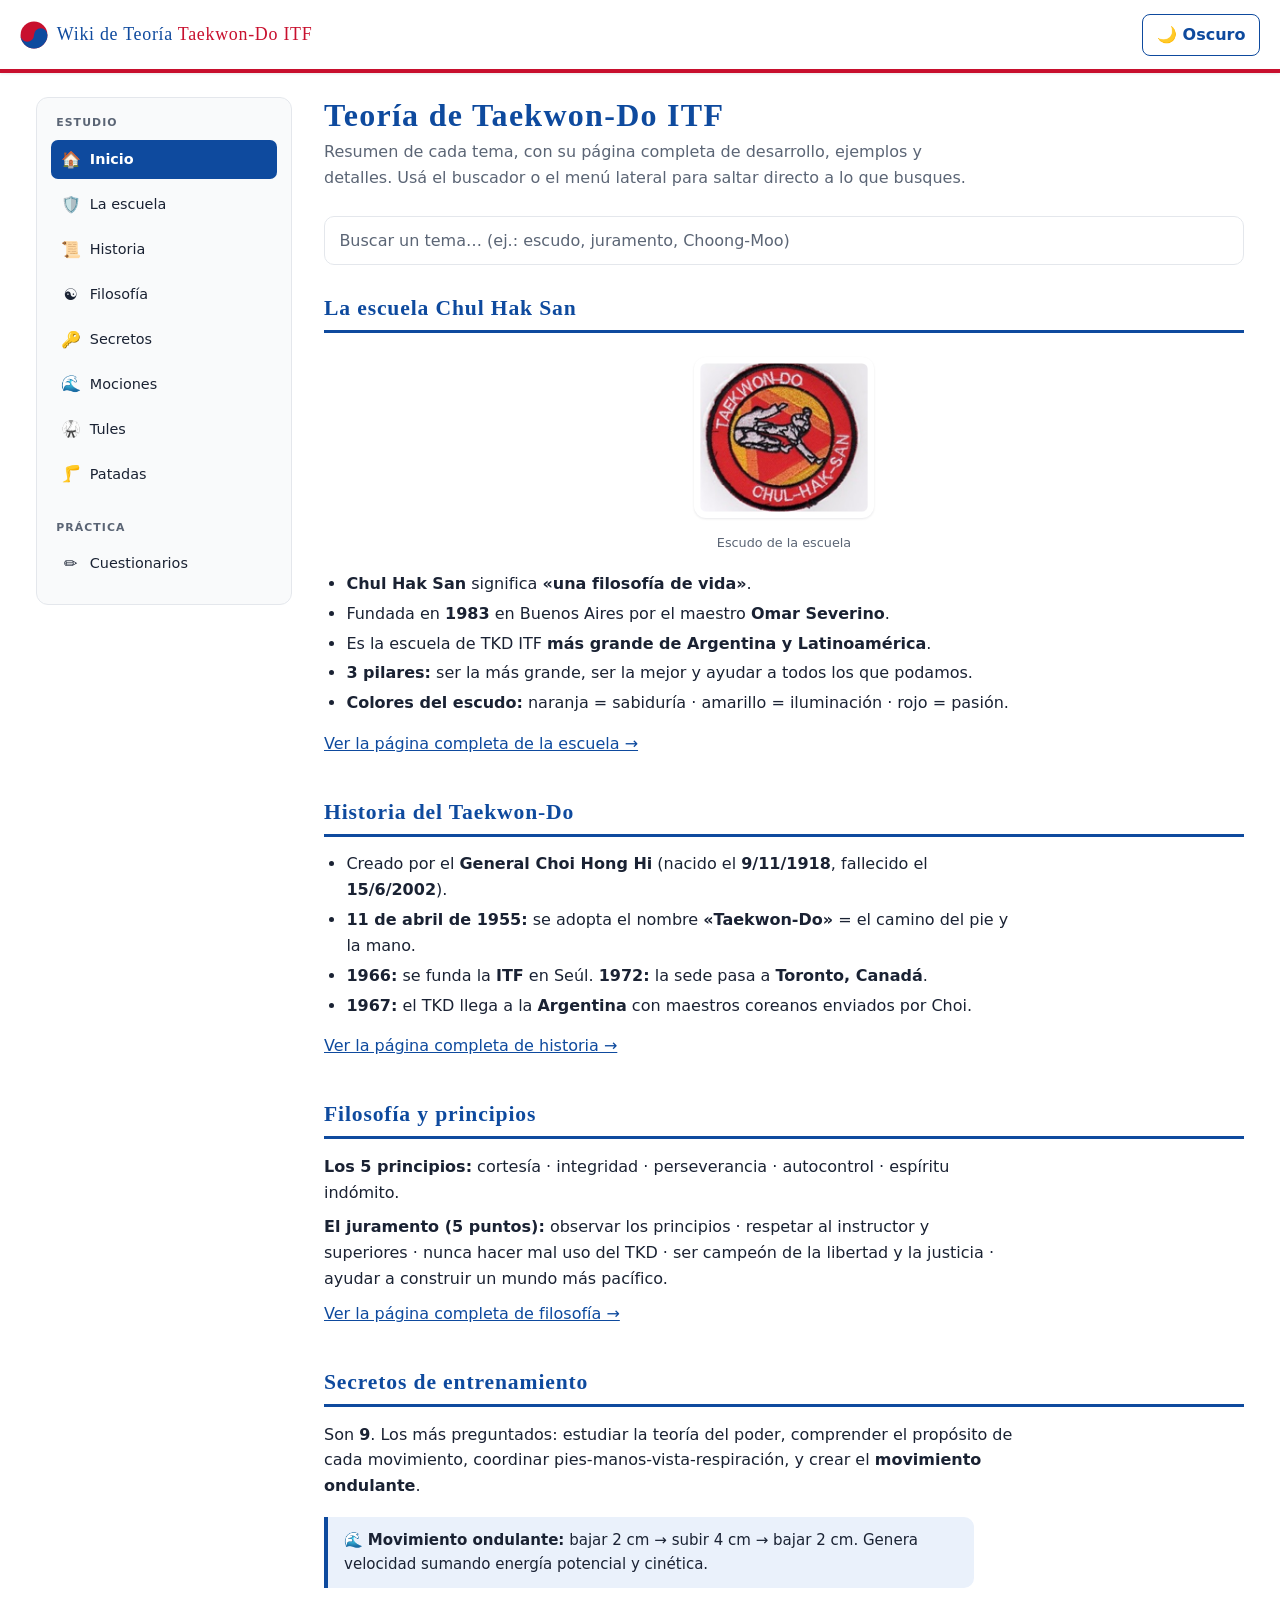
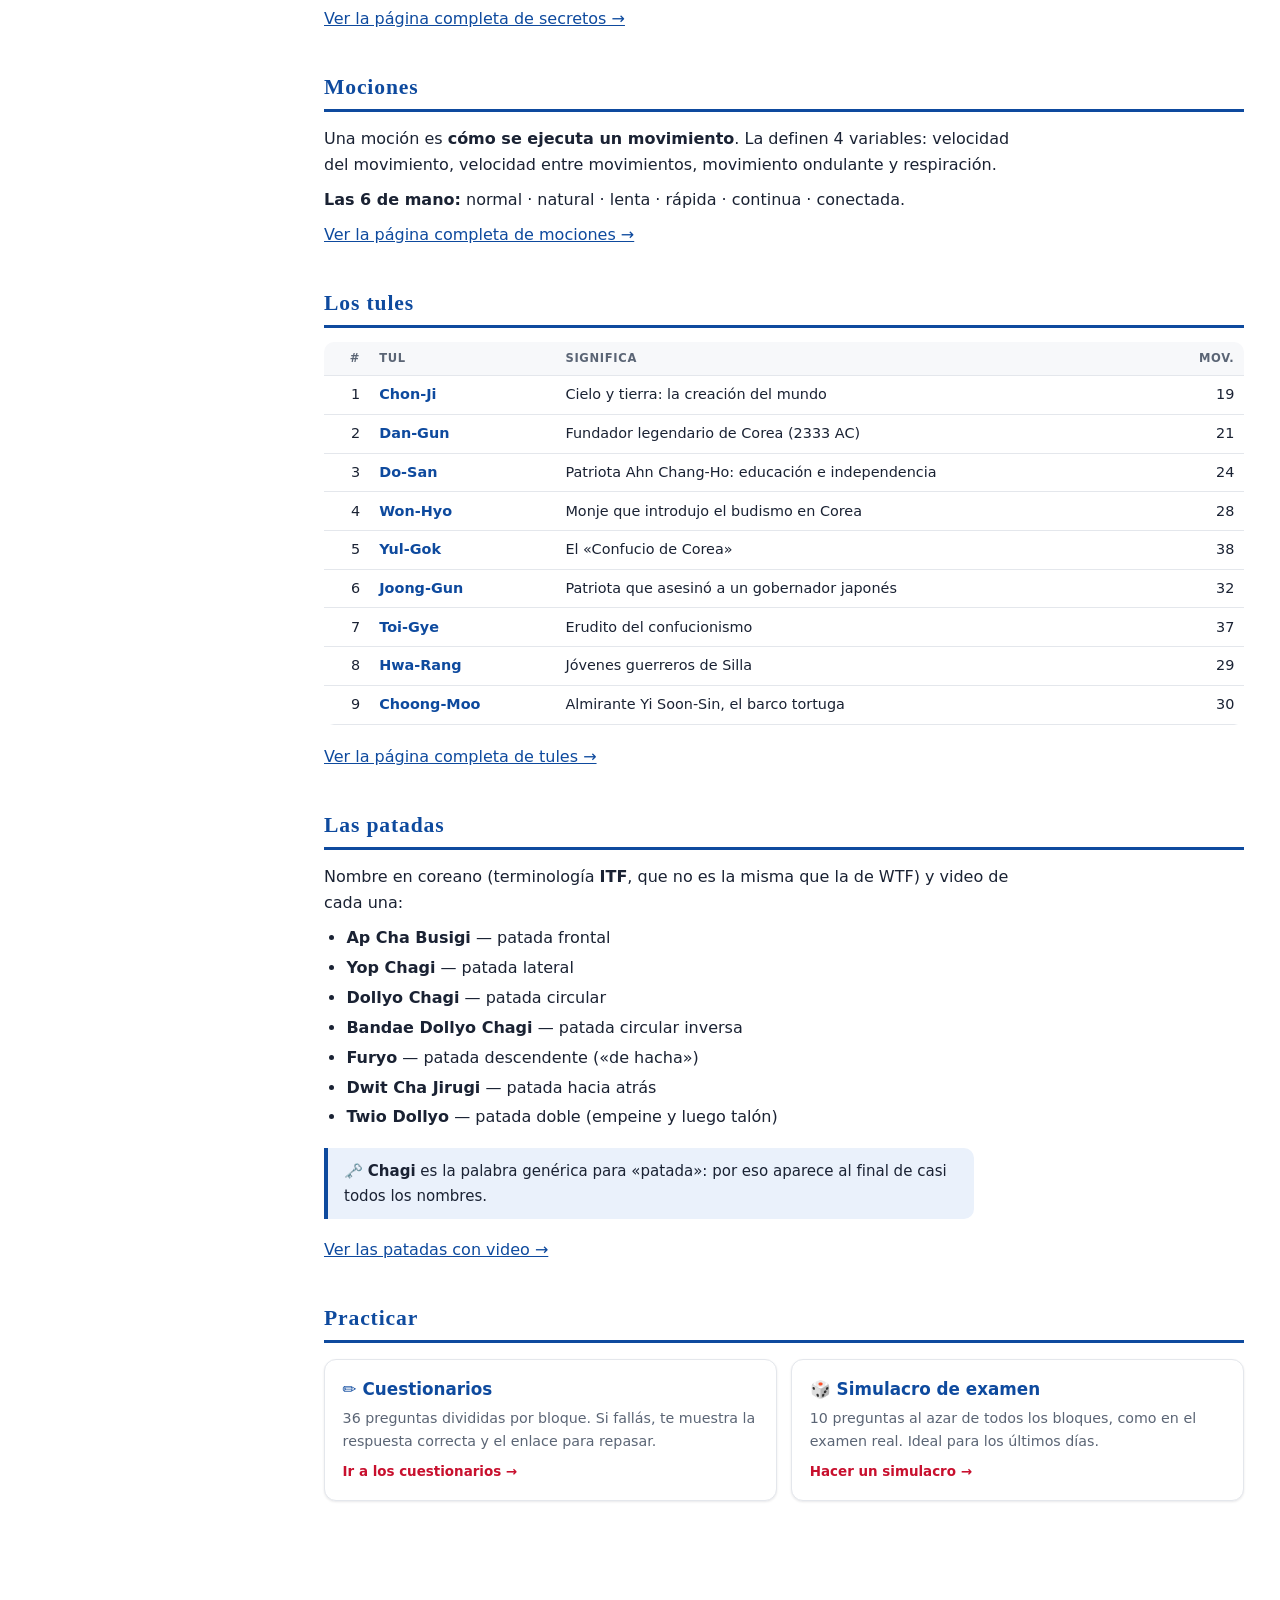
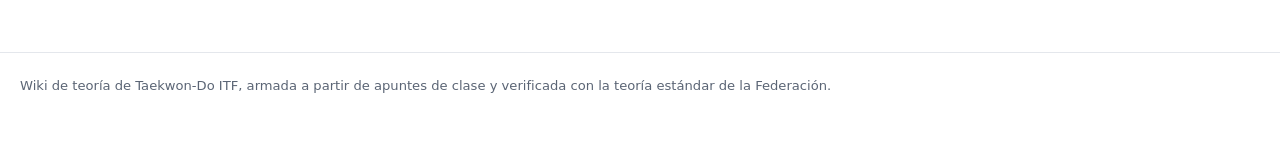
<file: wiki/index.html>
<!doctype html>
<html lang="es">
<head>
<meta charset="utf-8">
<meta name="viewport" content="width=device-width, initial-scale=1">
<title>Wiki de Teoría Taekwon-Do ITF</title>
<meta name="description" content="Wiki de estudio de teoría de Taekwon-Do ITF: historia, principios, secretos, mociones, tules y patadas.">
<link rel="stylesheet" href="assets/estilo.css">
<link rel="icon" href="data:image/svg+xml,<svg xmlns='http://www.w3.org/2000/svg' viewBox='0 0 100 100'><circle cx='50' cy='50' r='48' fill='%23C8102E'/><path d='M2 50 A48 48 0 0 0 98 50 A24 24 0 0 0 50 50 A24 24 0 0 1 2 50 Z' fill='%230E4A9E'/></svg>">
</head>
<body>

<a class="skip" href="#contenido">Saltar al contenido</a>

<header class="top">
  <div class="topwrap">
    <a class="marca kfont" href="index.html">
      <svg class="taegeuk" viewBox="0 0 100 100" aria-hidden="true">
        <circle cx="50" cy="50" r="48" fill="#C8102E"/>
        <path d="M2 50 A48 48 0 0 0 98 50 A24 24 0 0 0 50 50 A24 24 0 0 1 2 50 Z" fill="#0E4A9E"/>
      </svg>
      <span>Wiki de Teoría <span class="rojo">Taekwon-Do ITF</span></span>
    </a>
    <div class="top-acciones">
      <button class="btn ghost menu-btn" id="menu-btn" aria-expanded="false" aria-controls="lateral">☰ Temas</button>
      <button class="btn ghost" id="tema-btn" aria-pressed="false">🌙 Oscuro</button>
    </div>
  </div>
</header>

<div class="layout">

  <aside class="lateral" id="lateral" aria-label="Menú de temas">
    <h2>Estudio</h2>
    <ul>
      <li><a href="index.html"><span class="ico" aria-hidden="true">🏠</span> Inicio</a></li>
      <li><a href="escuela.html"><span class="ico" aria-hidden="true">🛡️</span> La escuela</a></li>
      <li><a href="historia.html"><span class="ico" aria-hidden="true">📜</span> Historia</a></li>
      <li><a href="filosofia.html"><span class="ico" aria-hidden="true">☯️</span> Filosofía</a></li>
      <li><a href="secretos.html"><span class="ico" aria-hidden="true">🔑</span> Secretos</a></li>
      <li><a href="mociones.html"><span class="ico" aria-hidden="true">🌊</span> Mociones</a></li>
      <li><a href="tules.html"><span class="ico" aria-hidden="true">🥋</span> Tules</a></li>
      <li><a href="patadas.html"><span class="ico" aria-hidden="true">🦵</span> Patadas</a></li>
    </ul>
    <h2>Práctica</h2>
    <ul>
      <li><a href="cuestionarios.html"><span class="ico" aria-hidden="true">✏️</span> Cuestionarios</a></li>
    </ul>
  </aside>

  <main id="contenido">

    <h1 class="titulo kfont">Teoría de Taekwon-Do ITF</h1>
    <p class="bajada">Resumen de cada tema, con su página completa de desarrollo, ejemplos y detalles. Usá el buscador o el menú lateral para saltar directo a lo que busques.</p>

    <div class="buscador">
      <input type="search" id="buscar" placeholder="Buscar un tema… (ej.: escudo, juramento, Choong-Moo)" aria-label="Buscar en la wiki" autocomplete="off">
      <ul class="resultados" id="resultados" role="listbox" aria-label="Resultados de búsqueda"></ul>
    </div>

    <!-- ESCUELA -->
    <section class="bloque aparece" id="escuela">
      <h2 class="seccion kfont">La escuela Chul Hak San</h2>
      <div class="fig-fila">
        <figure class="fig">
          <img src="assets/img/escudo-chul-hak-san.jpg" alt="Escudo de la escuela Chul Hak San: parche circular rojo con dos practicantes bordados, uno ejecutando una patada sobre el otro, sobre rayos naranjas y amarillos" width="180" loading="lazy">
          <figcaption>Escudo de la escuela</figcaption>
        </figure>
      </div>
      <ul>
        <li><strong>Chul Hak San</strong> significa <strong>«una filosofía de vida»</strong>.</li>
        <li>Fundada en <strong>1983</strong> en Buenos Aires por el maestro <strong>Omar Severino</strong>.</li>
        <li>Es la escuela de TKD ITF <strong>más grande de Argentina y Latinoamérica</strong>.</li>
        <li><strong>3 pilares:</strong> ser la más grande, ser la mejor y ayudar a todos los que podamos.</li>
        <li><strong>Colores del escudo:</strong> naranja = sabiduría · amarillo = iluminación · rojo = pasión.</li>
      </ul>
      <p><a href="escuela.html">Ver la página completa de la escuela →</a></p>
    </section>

    <!-- HISTORIA -->
    <section class="bloque aparece" id="historia">
      <h2 class="seccion kfont">Historia del Taekwon-Do</h2>
      <ul>
        <li>Creado por el <strong>General Choi Hong Hi</strong> (nacido el <strong>9/11/1918</strong>, fallecido el <strong>15/6/2002</strong>).</li>
        <li><strong>11 de abril de 1955:</strong> se adopta el nombre <strong>«Taekwon-Do»</strong> = el camino del pie y la mano.</li>
        <li><strong>1966:</strong> se funda la <strong>ITF</strong> en Seúl. <strong>1972:</strong> la sede pasa a <strong>Toronto, Canadá</strong>.</li>
        <li><strong>1967:</strong> el TKD llega a la <strong>Argentina</strong> con maestros coreanos enviados por Choi.</li>
      </ul>
      <p><a href="historia.html">Ver la página completa de historia →</a></p>
    </section>

    <!-- FILOSOFÍA -->
    <section class="bloque aparece" id="filosofia">
      <h2 class="seccion kfont">Filosofía y principios</h2>
      <p><strong>Los 5 principios:</strong> cortesía · integridad · perseverancia · autocontrol · espíritu indómito.</p>
      <p><strong>El juramento (5 puntos):</strong> observar los principios · respetar al instructor y superiores · nunca hacer mal uso del TKD · ser campeón de la libertad y la justicia · ayudar a construir un mundo más pacífico.</p>
      <p><a href="filosofia.html">Ver la página completa de filosofía →</a></p>
    </section>

    <!-- SECRETOS -->
    <section class="bloque aparece" id="secretos">
      <h2 class="seccion kfont">Secretos de entrenamiento</h2>
      <p>Son <strong>9</strong>. Los más preguntados: estudiar la teoría del poder, comprender el propósito de cada movimiento, coordinar pies-manos-vista-respiración, y crear el <strong>movimiento ondulante</strong>.</p>
      <div class="clave">🌊 <strong>Movimiento ondulante:</strong> bajar 2 cm → subir 4 cm → bajar 2 cm. Genera velocidad sumando energía potencial y cinética.</div>
      <p><a href="secretos.html">Ver la página completa de secretos →</a></p>
    </section>

    <!-- MOCIONES -->
    <section class="bloque aparece" id="mociones">
      <h2 class="seccion kfont">Mociones</h2>
      <p>Una moción es <strong>cómo se ejecuta un movimiento</strong>. La definen 4 variables: velocidad del movimiento, velocidad entre movimientos, movimiento ondulante y respiración.</p>
      <p><strong>Las 6 de mano:</strong> normal · natural · lenta · rápida · continua · conectada.</p>
      <p><a href="mociones.html">Ver la página completa de mociones →</a></p>
    </section>

    <!-- TULES -->
    <section class="bloque aparece" id="tules">
      <h2 class="seccion kfont">Los tules</h2>
      <div class="tblwrap">
        <table>
          <thead><tr><th class="num">#</th><th>Tul</th><th>Significa</th><th class="num">Mov.</th></tr></thead>
          <tbody>
            <tr><td class="num">1</td><td><b>Chon-Ji</b></td><td>Cielo y tierra: la creación del mundo</td><td class="num">19</td></tr>
            <tr><td class="num">2</td><td><b>Dan-Gun</b></td><td>Fundador legendario de Corea (2333 AC)</td><td class="num">21</td></tr>
            <tr><td class="num">3</td><td><b>Do-San</b></td><td>Patriota Ahn Chang-Ho: educación e independencia</td><td class="num">24</td></tr>
            <tr><td class="num">4</td><td><b>Won-Hyo</b></td><td>Monje que introdujo el budismo en Corea</td><td class="num">28</td></tr>
            <tr><td class="num">5</td><td><b>Yul-Gok</b></td><td>El «Confucio de Corea»</td><td class="num">38</td></tr>
            <tr><td class="num">6</td><td><b>Joong-Gun</b></td><td>Patriota que asesinó a un gobernador japonés</td><td class="num">32</td></tr>
            <tr><td class="num">7</td><td><b>Toi-Gye</b></td><td>Erudito del confucionismo</td><td class="num">37</td></tr>
            <tr><td class="num">8</td><td><b>Hwa-Rang</b></td><td>Jóvenes guerreros de Silla</td><td class="num">29</td></tr>
            <tr><td class="num">9</td><td><b>Choong-Moo</b></td><td>Almirante Yi Soon-Sin, el barco tortuga</td><td class="num">30</td></tr>
          </tbody>
        </table>
      </div>
      <p><a href="tules.html">Ver la página completa de tules →</a></p>
    </section>

    <!-- PATADAS -->
    <section class="bloque aparece" id="patadas">
      <h2 class="seccion kfont">Las patadas</h2>
      <p>Nombre en coreano (terminología <strong>ITF</strong>, que no es la misma que la de WTF) y video de cada una:</p>
      <ul>
        <li><strong>Ap Cha Busigi</strong> — patada frontal</li>
        <li><strong>Yop Chagi</strong> — patada lateral</li>
        <li><strong>Dollyo Chagi</strong> — patada circular</li>
        <li><strong>Bandae Dollyo Chagi</strong> — patada circular inversa</li>
        <li><strong>Furyo</strong> — patada descendente («de hacha»)</li>
        <li><strong>Dwit Cha Jirugi</strong> — patada hacia atrás</li>
        <li><strong>Twio Dollyo</strong> — patada doble (empeine y luego talón)</li>
      </ul>
      <div class="clave">🗝️ <strong>Chagi</strong> es la palabra genérica para «patada»: por eso aparece al final de casi todos los nombres.</div>
      <p><a href="patadas.html">Ver las patadas con video →</a></p>
    </section>

    <!-- ACCESO RÁPIDO -->
    <section class="bloque aparece">
      <h2 class="seccion kfont">Practicar</h2>
      <div class="grilla dos">
        <a class="tarjeta" href="cuestionarios.html">
          <h3>✏️ Cuestionarios</h3>
          <p>36 preguntas divididas por bloque. Si fallás, te muestra la respuesta correcta y el enlace para repasar.</p>
          <span class="mas">Ir a los cuestionarios →</span>
        </a>
        <a class="tarjeta" href="cuestionarios.html#simulacro">
          <h3>🎲 Simulacro de examen</h3>
          <p>10 preguntas al azar de todos los bloques, como en el examen real. Ideal para los últimos días.</p>
          <span class="mas">Hacer un simulacro →</span>
        </a>
      </div>
    </section>

  </main>
</div>

<footer class="pie">
  <div class="fwrap">
    Wiki de teoría de Taekwon-Do ITF, armada a partir de apuntes de clase y verificada con la teoría estándar de la Federación.
  </div>
</footer>

<script src="assets/wiki.js"></script>
</body>
</html>
</file>
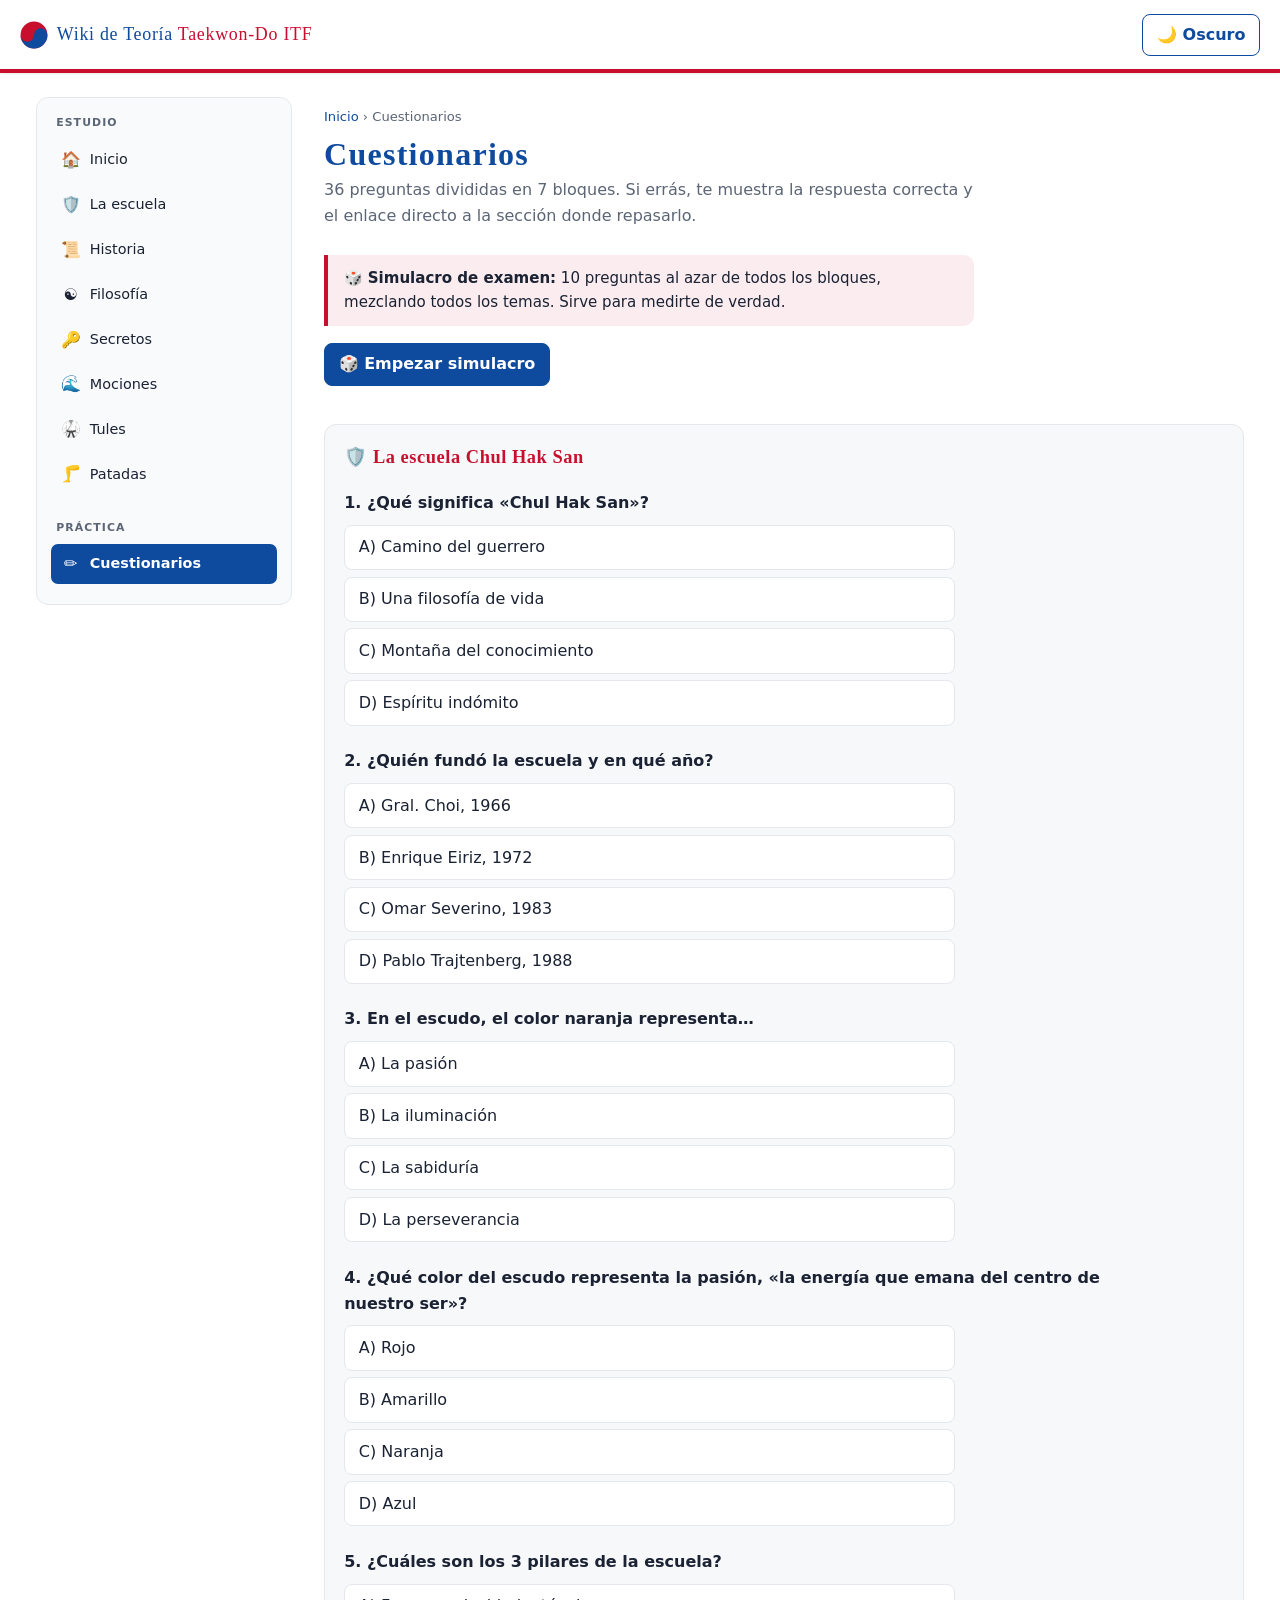
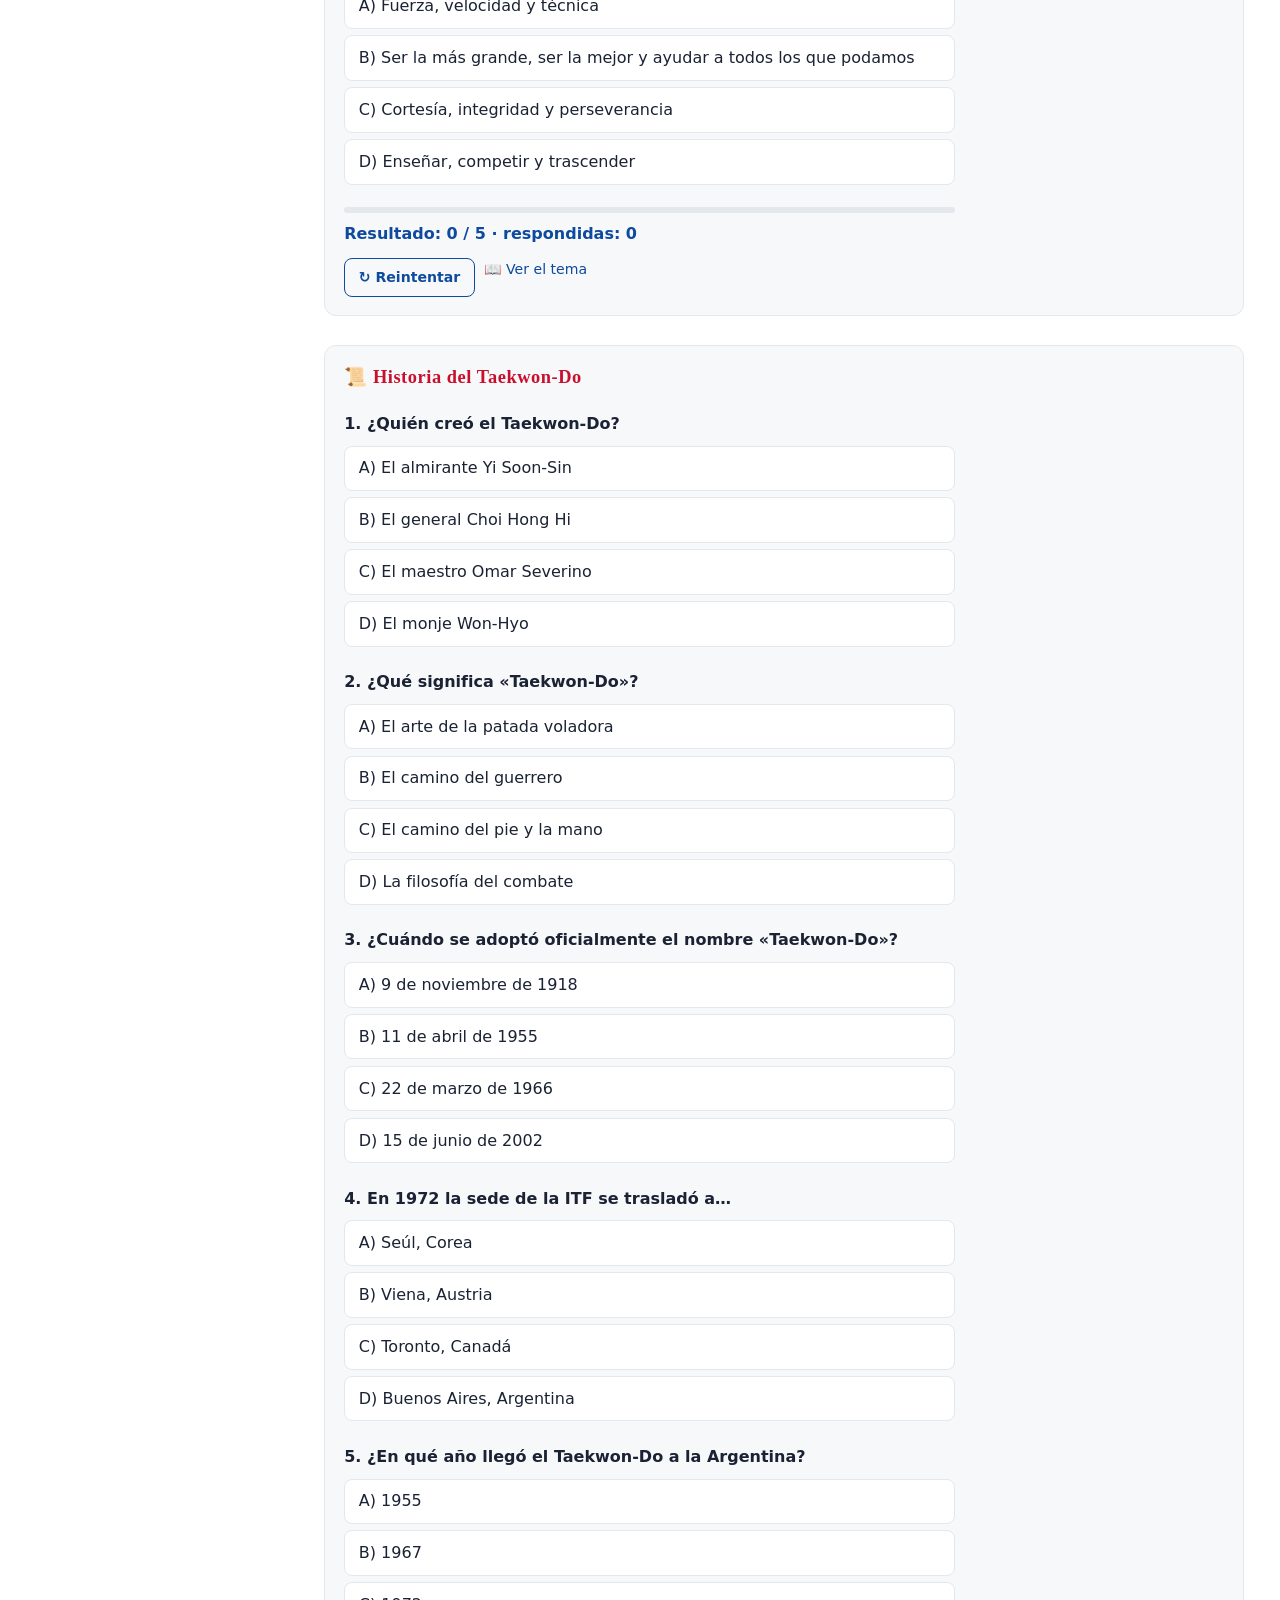
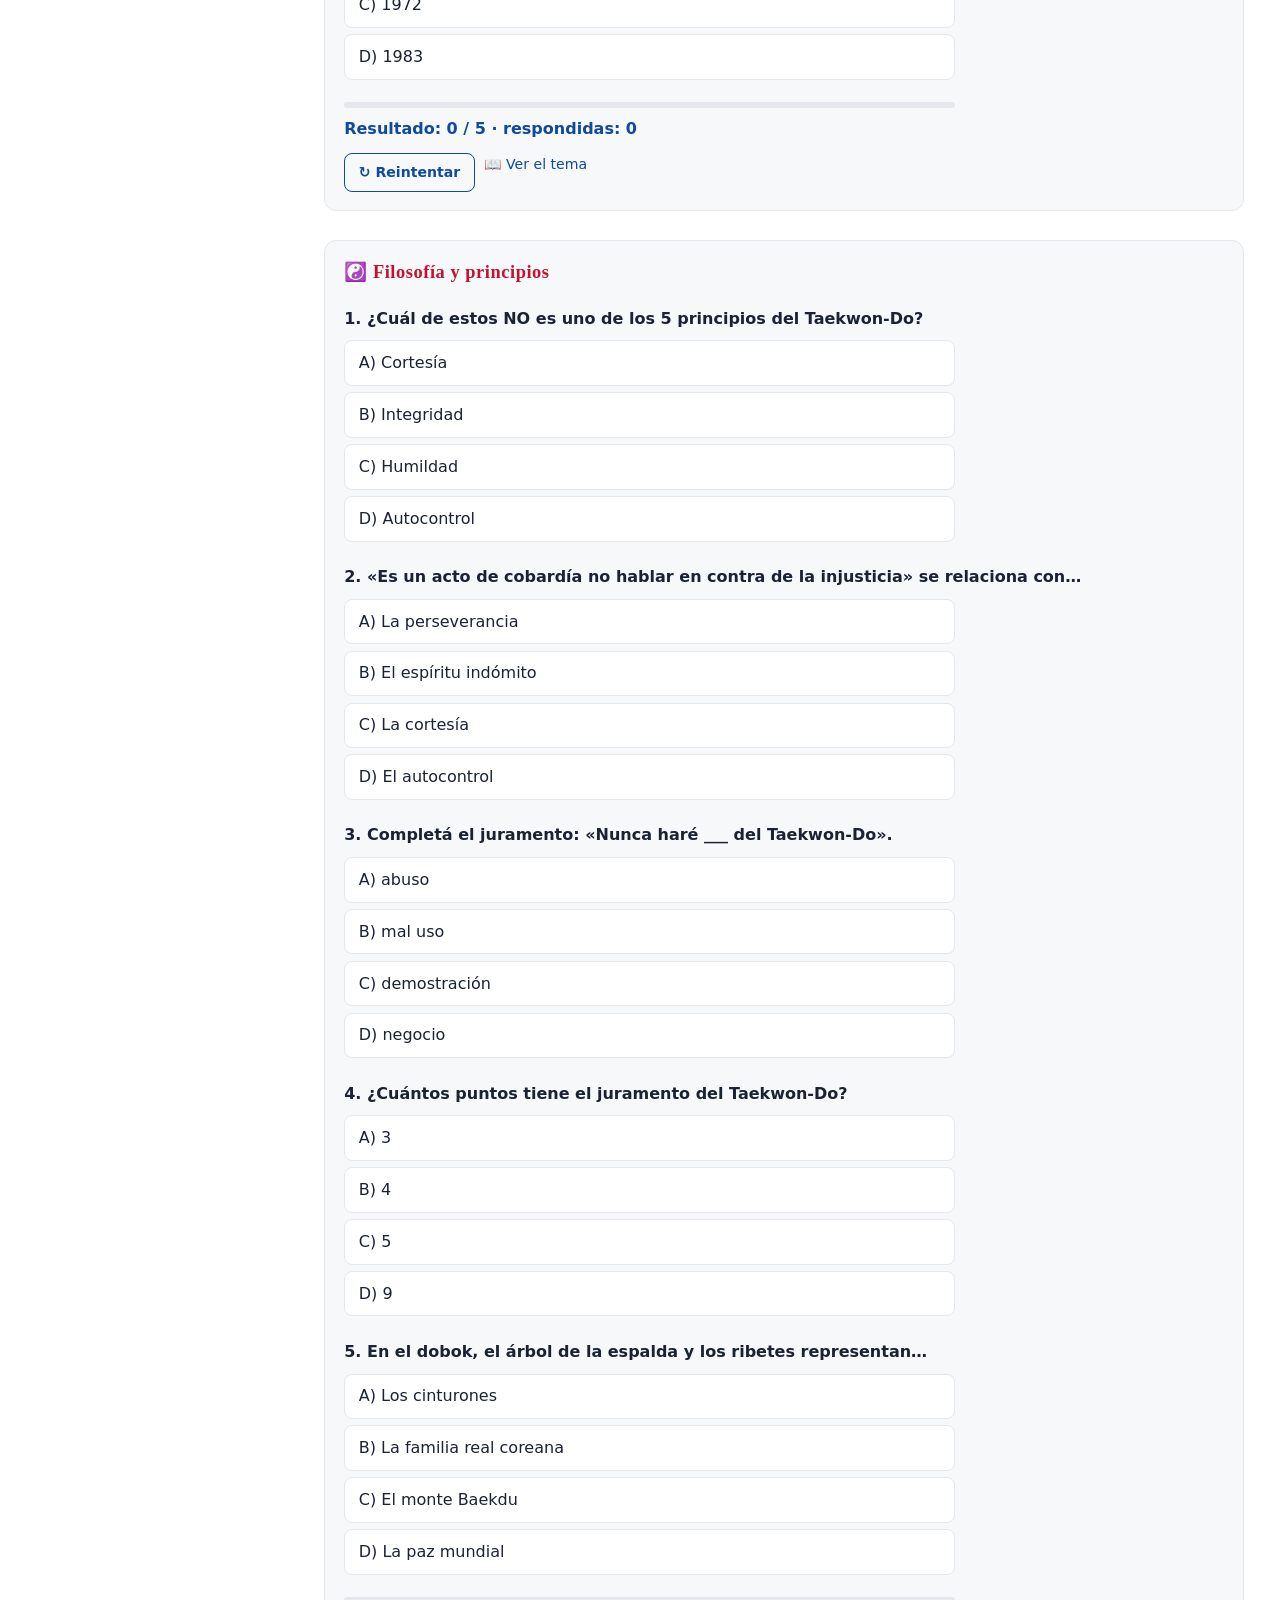
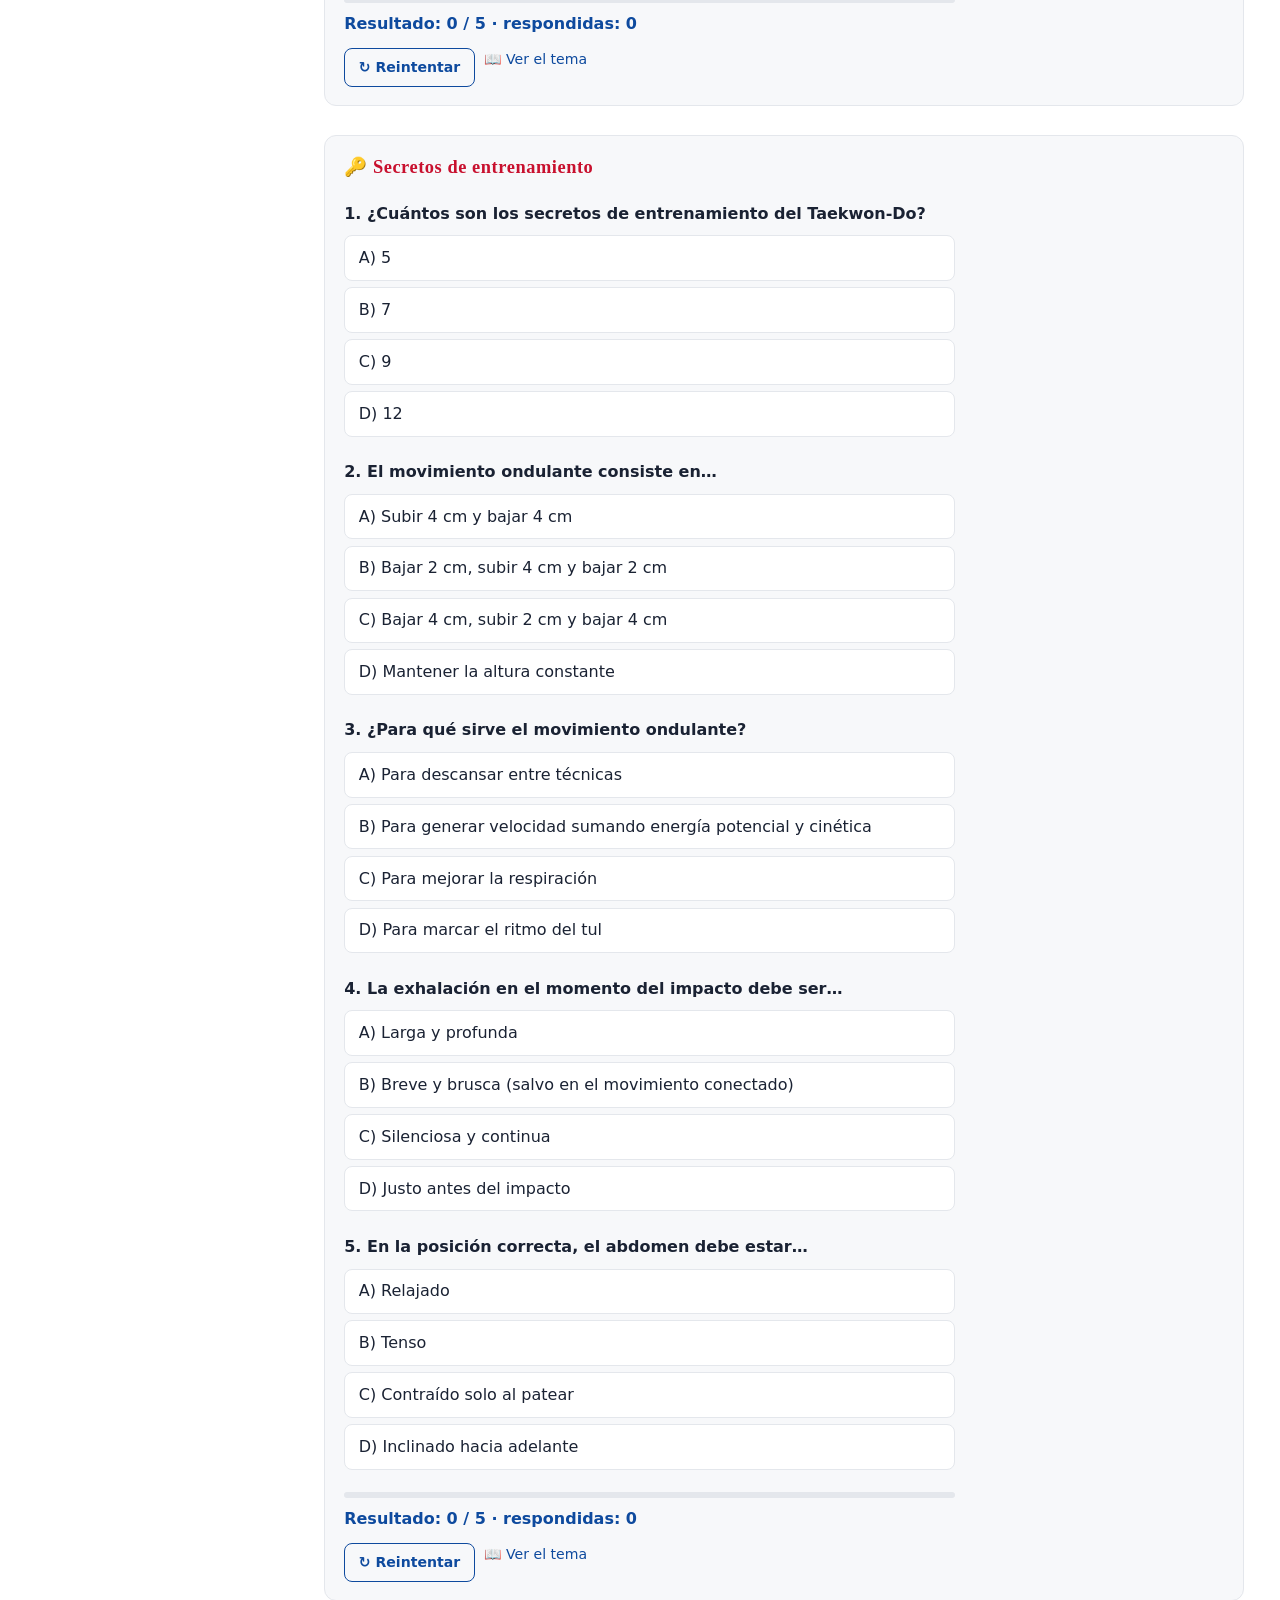
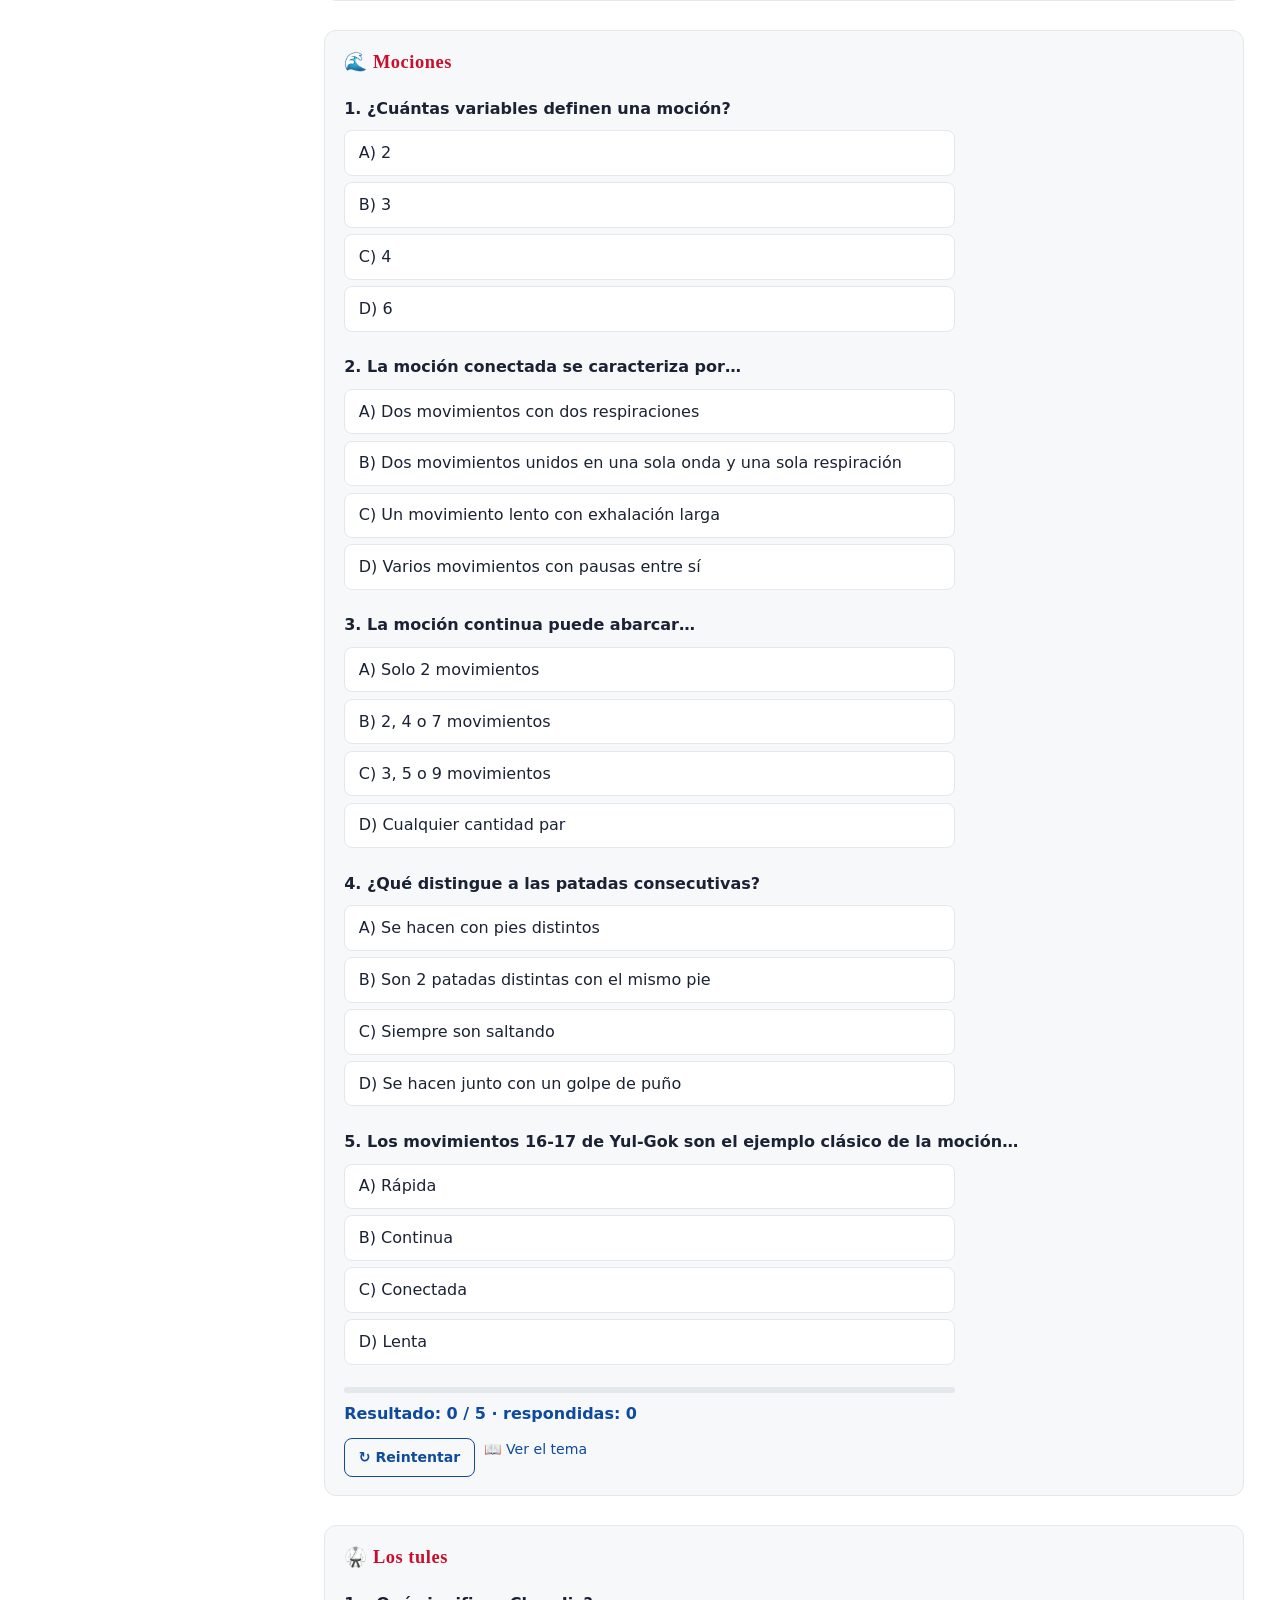
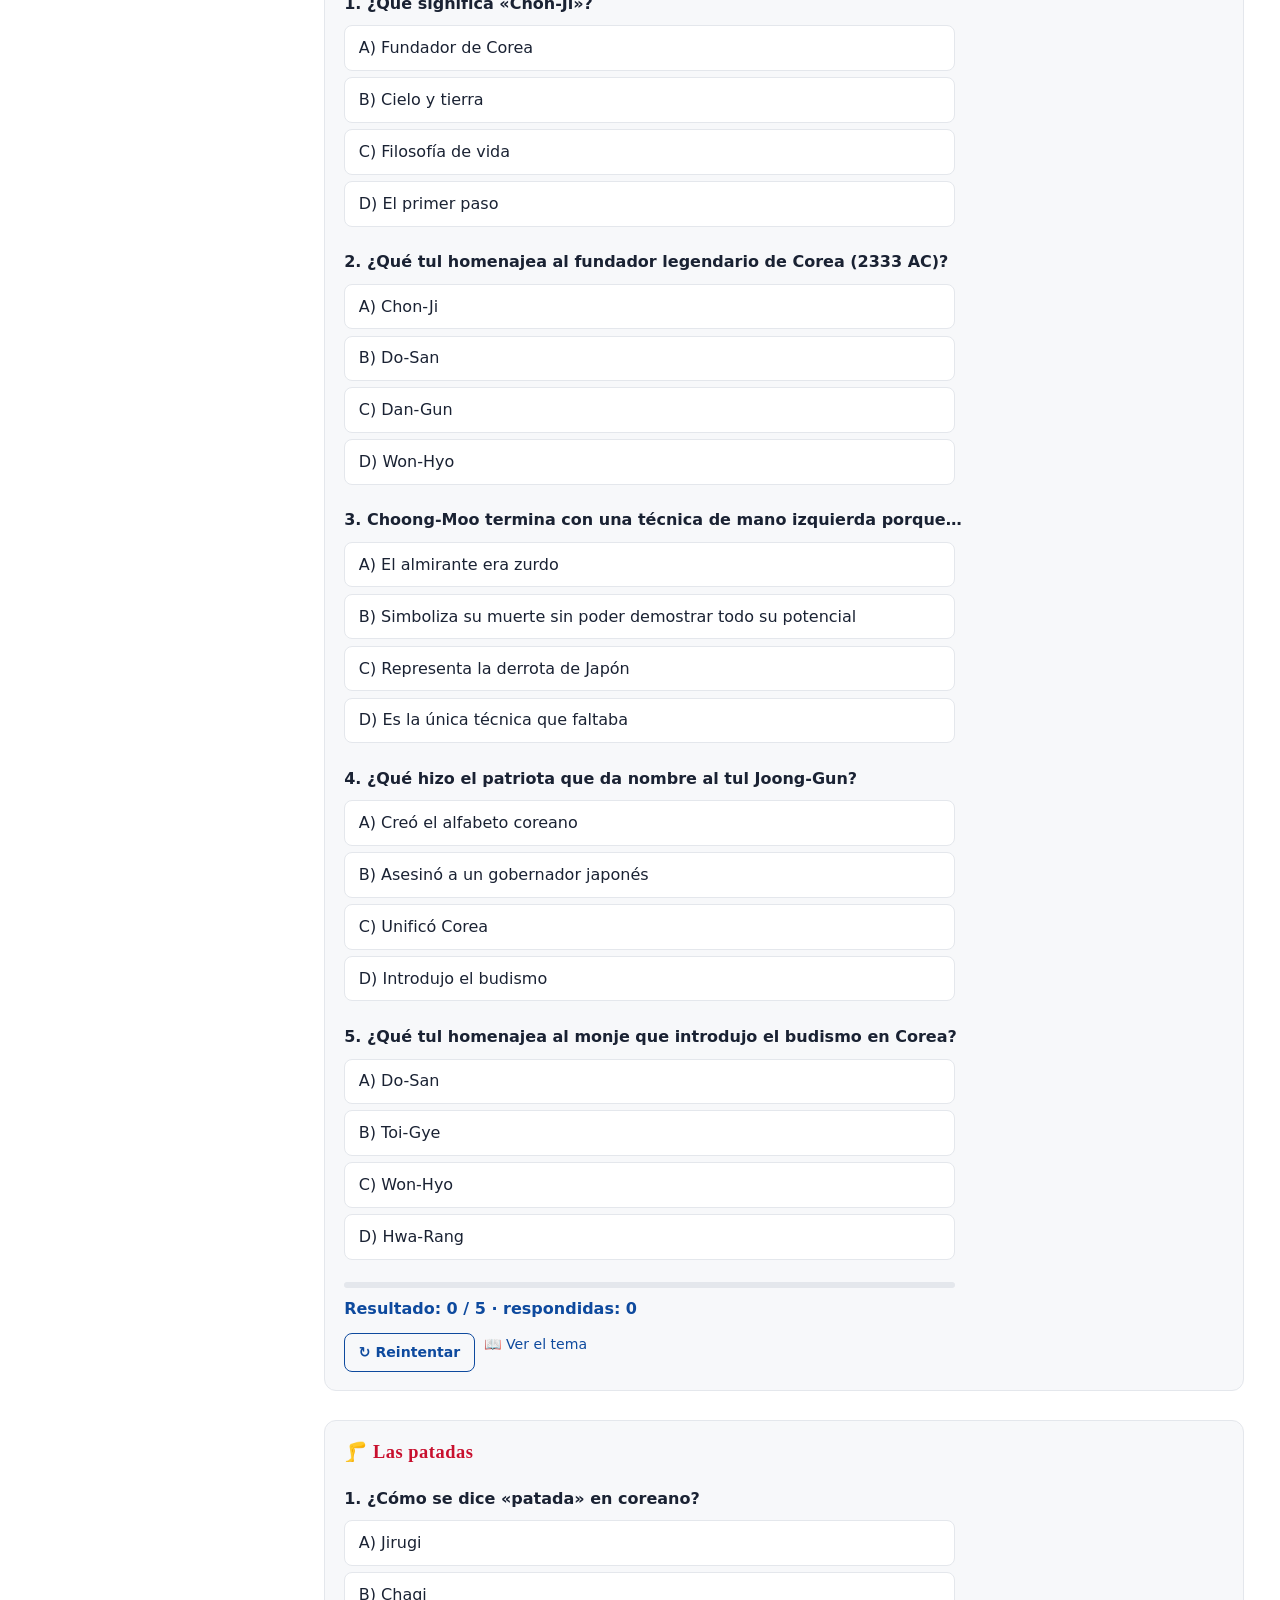
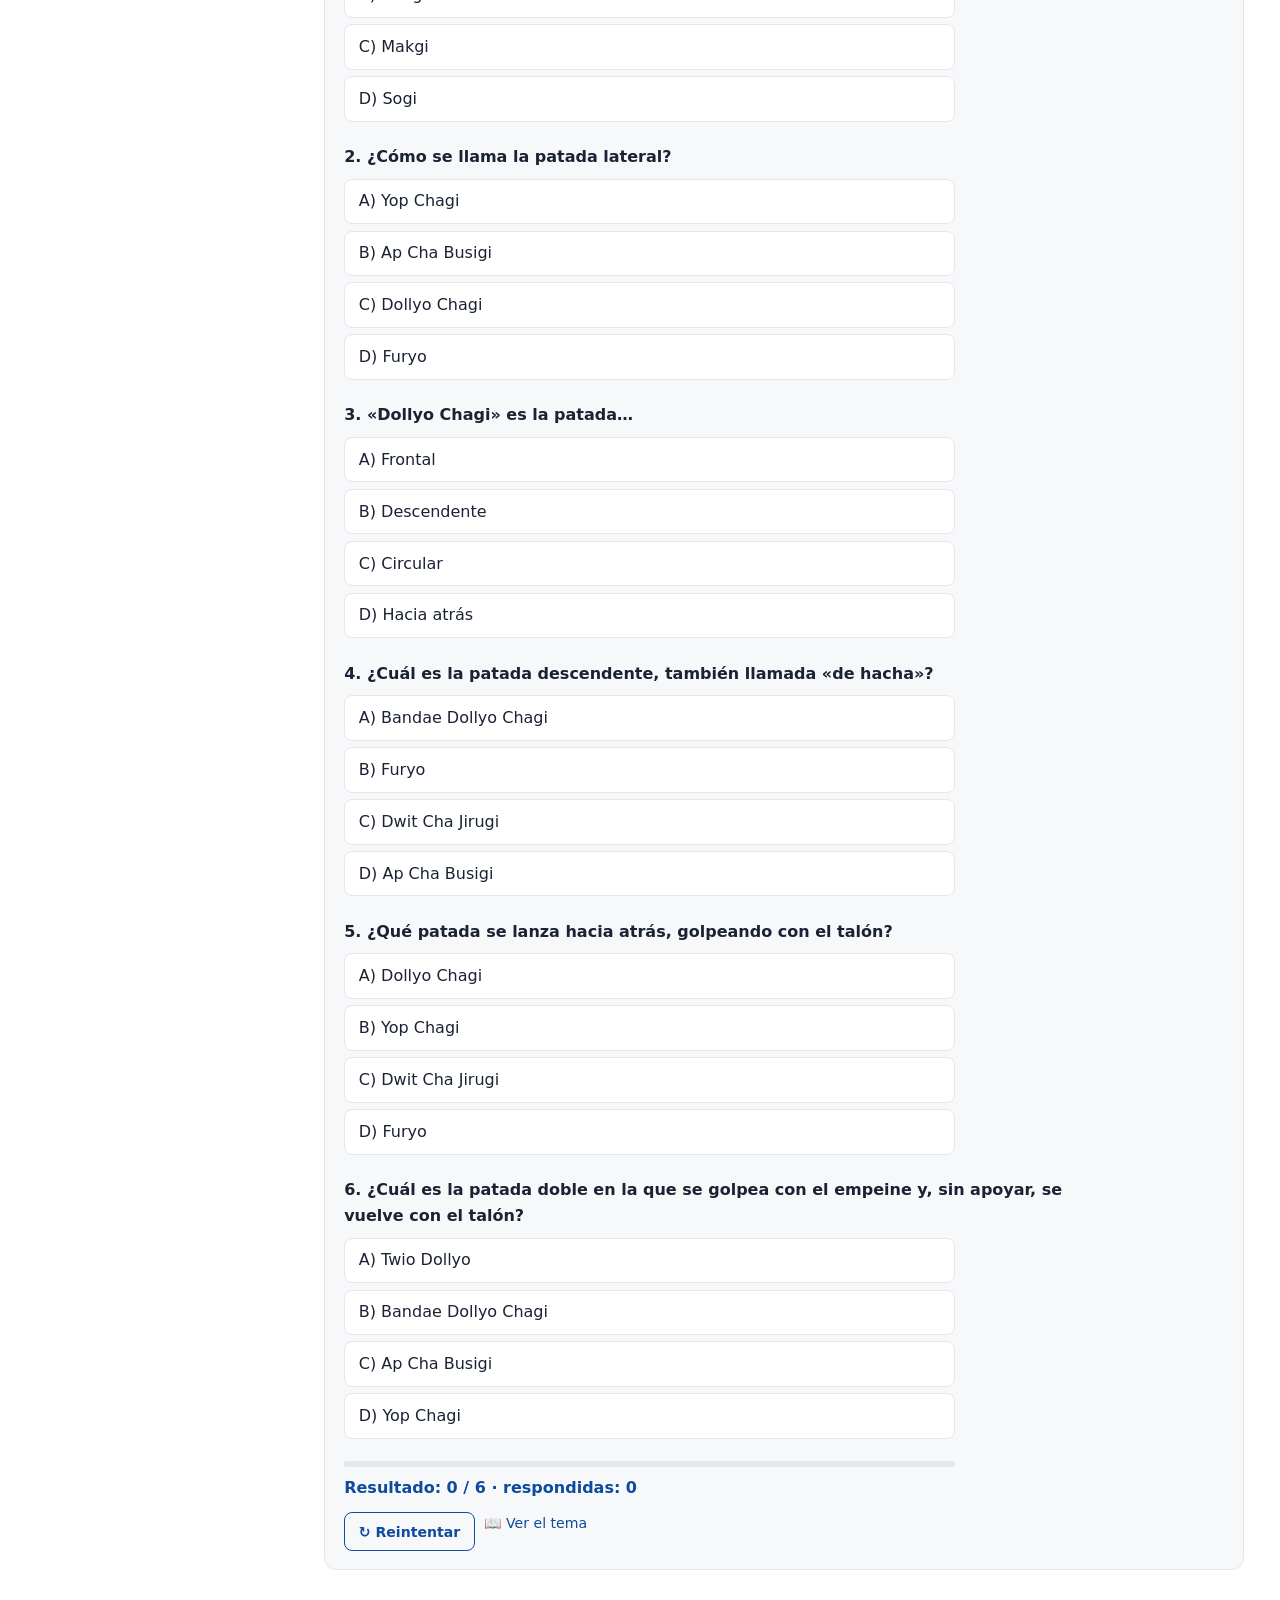
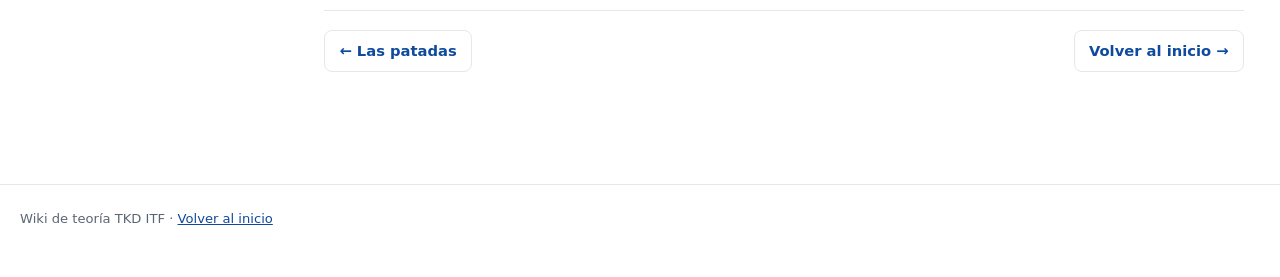
<file: wiki/cuestionarios.html>
<!doctype html>
<html lang="es">
<head>
<meta charset="utf-8">
<meta name="viewport" content="width=device-width, initial-scale=1">
<title>Cuestionarios — Wiki de Teoría TKD ITF</title>
<meta name="description" content="Preguntas de práctica y simulacro sobre la teoría de Taekwon-Do ITF.">
<link rel="stylesheet" href="assets/estilo.css">
<link rel="icon" href="data:image/svg+xml,<svg xmlns='http://www.w3.org/2000/svg' viewBox='0 0 100 100'><circle cx='50' cy='50' r='48' fill='%23C8102E'/><path d='M2 50 A48 48 0 0 0 98 50 A24 24 0 0 0 50 50 A24 24 0 0 1 2 50 Z' fill='%230E4A9E'/></svg>">
<style>
  .quiz-bloque {
    border: 1px solid var(--line); border-radius: 12px;
    background: var(--panel); padding: 1.1rem 1.2rem; margin-bottom: 1.8rem;
    scroll-margin-top: 5.5rem;
  }
  .quiz-titulo {
    margin: 0 0 .3rem; font-size: 1.15rem; color: var(--red);
    font-family: Herculanum, Copperplate, "Trebuchet MS", fantasy; letter-spacing: .03em;
  }
  .pregunta { margin: 1.1rem 0 1.4rem; }
  .pregunta .qtxt { font-weight: 600; margin: 0 0 .55rem; max-width: 68ch; }
  .opciones { display: grid; gap: .4rem; max-width: 60ch; }
  .opciones button {
    font: inherit; text-align: left; cursor: pointer;
    background: var(--card); color: var(--ink);
    border: 1.5px solid var(--line); border-radius: 8px; padding: .55rem .85rem;
    transition: border-color .15s ease, background .15s ease, transform .1s ease;
  }
  .opciones button:hover:not(:disabled) { border-color: var(--blue); background: var(--blue-soft); }
  .opciones button:active:not(:disabled) { transform: scale(.995); }
  .opciones button:disabled { cursor: default; }
  .opciones button.correcta {
    background: var(--ok-soft); border-color: var(--ok);
    color: var(--ink); font-weight: 700;
  }
  .opciones button.incorrecta { background: var(--bad-soft); border-color: var(--bad); color: var(--ink); }
  .feedback {
    margin-top: .55rem; font-size: .93rem; border-radius: 8px;
    padding: .55rem .85rem; display: none; max-width: 60ch;
  }
  .feedback.ok { display: block; background: var(--ok-soft); color: var(--ok); font-weight: 600; }
  .feedback.mal { display: block; background: var(--bad-soft); color: var(--ink); }
  .feedback.mal b { color: var(--bad); }
  .feedback a { font-weight: 600; }
  .barra {
    height: 6px; background: var(--line); border-radius: 4px;
    overflow: hidden; margin: .8rem 0 .5rem; max-width: 60ch;
  }
  .barra span { display: block; height: 100%; width: 0; background: var(--blue); transition: width .35s ease; }
  .marcador { font-weight: 700; color: var(--blue); margin: 0 0 .7rem; font-variant-numeric: tabular-nums; }
  .quiz-acciones { display: flex; gap: .55rem; flex-wrap: wrap; }
  .quiz-acciones .btn { font-size: .88rem; }
  #zona-simulacro:empty { display: none; }
</style>
</head>
<body>

<a class="skip" href="#contenido">Saltar al contenido</a>

<header class="top">
  <div class="topwrap">
    <a class="marca kfont" href="index.html">
      <svg class="taegeuk" viewBox="0 0 100 100" aria-hidden="true">
        <circle cx="50" cy="50" r="48" fill="#C8102E"/>
        <path d="M2 50 A48 48 0 0 0 98 50 A24 24 0 0 0 50 50 A24 24 0 0 1 2 50 Z" fill="#0E4A9E"/>
      </svg>
      <span>Wiki de Teoría <span class="rojo">Taekwon-Do ITF</span></span>
    </a>
    <div class="top-acciones">
      <button class="btn ghost menu-btn" id="menu-btn" aria-expanded="false" aria-controls="lateral">☰ Temas</button>
      <button class="btn ghost" id="tema-btn" aria-pressed="false">🌙 Oscuro</button>
    </div>
  </div>
</header>

<div class="layout">

  <aside class="lateral" id="lateral" aria-label="Menú de temas">
    <h2>Estudio</h2>
    <ul>
      <li><a href="index.html"><span class="ico" aria-hidden="true">🏠</span> Inicio</a></li>
      <li><a href="escuela.html"><span class="ico" aria-hidden="true">🛡️</span> La escuela</a></li>
      <li><a href="historia.html"><span class="ico" aria-hidden="true">📜</span> Historia</a></li>
      <li><a href="filosofia.html"><span class="ico" aria-hidden="true">☯️</span> Filosofía</a></li>
      <li><a href="secretos.html"><span class="ico" aria-hidden="true">🔑</span> Secretos</a></li>
      <li><a href="mociones.html"><span class="ico" aria-hidden="true">🌊</span> Mociones</a></li>
      <li><a href="tules.html"><span class="ico" aria-hidden="true">🥋</span> Tules</a></li>
      <li><a href="patadas.html"><span class="ico" aria-hidden="true">🦵</span> Patadas</a></li>
    </ul>
    <h2>Práctica</h2>
    <ul>
      <li><a href="cuestionarios.html"><span class="ico" aria-hidden="true">✏️</span> Cuestionarios</a></li>
    </ul>
  </aside>

  <main id="contenido">

    <p class="migas"><a href="index.html">Inicio</a> › Cuestionarios</p>
    <h1 class="titulo kfont">Cuestionarios</h1>
    <p class="bajada">36 preguntas divididas en 7 bloques. Si errás, te muestra la respuesta correcta y el enlace directo a la sección donde repasarlo.</p>

    <section class="bloque aparece" id="simulacro">
      <div class="dato">
        🎲 <strong>Simulacro de examen:</strong> 10 preguntas al azar de todos los bloques, mezclando todos los temas. Sirve para medirte de verdad.
      </div>
      <button class="btn" id="simulacro-btn">🎲 Empezar simulacro</button>
      <div id="zona-simulacro" style="margin-top:1.4rem"></div>
    </section>

    <div id="bloques"></div>

    <nav class="nav-pares" aria-label="Navegación entre páginas">
      <a href="patadas.html">← Las patadas</a>
      <a href="index.html">Volver al inicio →</a>
    </nav>

  </main>
</div>

<footer class="pie">
  <div class="fwrap">Wiki de teoría TKD ITF · <a href="index.html">Volver al inicio</a></div>
</footer>

<script src="assets/wiki.js"></script>
<script src="assets/quiz.js"></script>
</body>
</html>
</file>
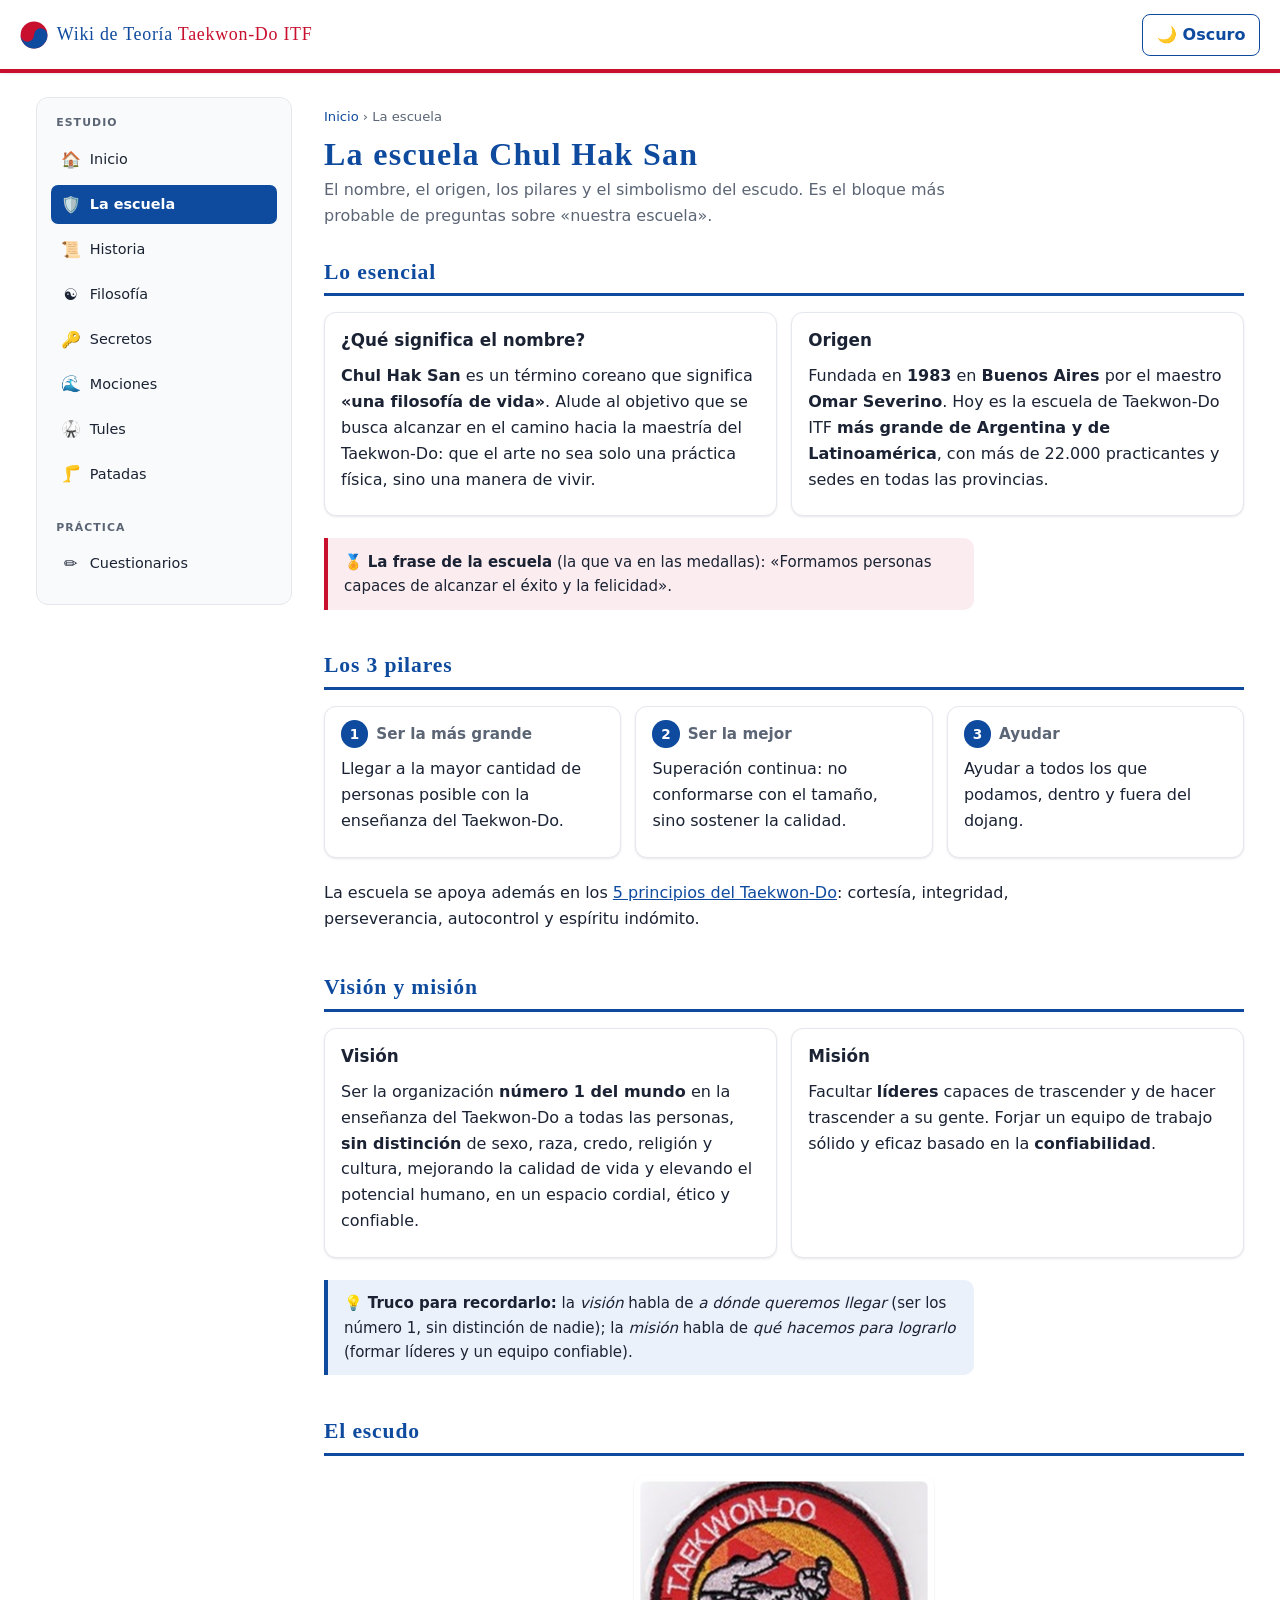
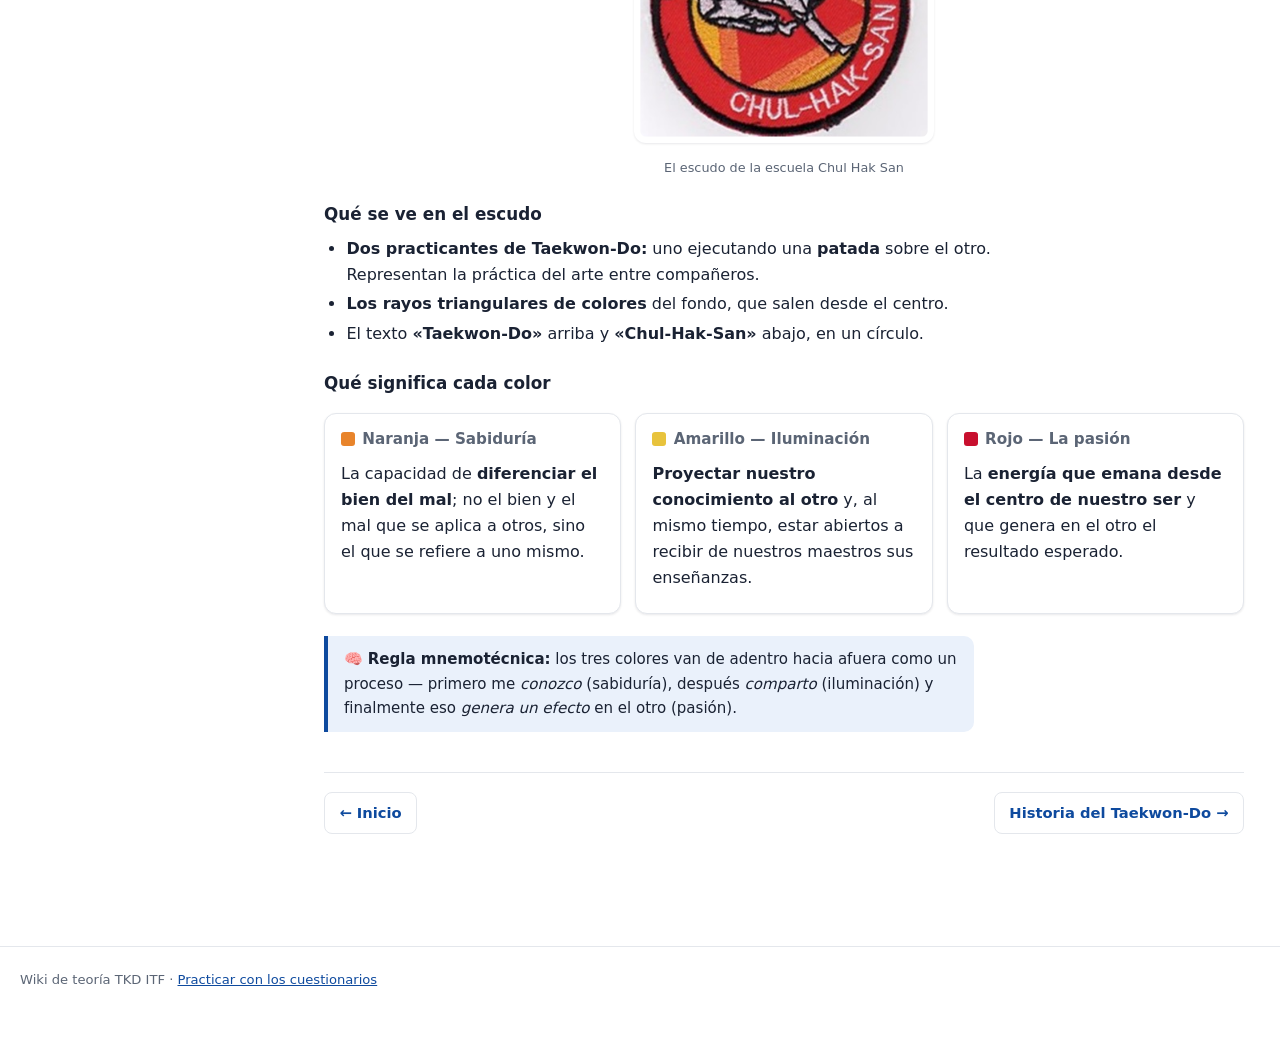
<file: wiki/escuela.html>
<!doctype html>
<html lang="es">
<head>
<meta charset="utf-8">
<meta name="viewport" content="width=device-width, initial-scale=1">
<title>La escuela Chul Hak San — Wiki de Teoría TKD ITF</title>
<meta name="description" content="La escuela Chul Hak San: significado del nombre, fundación, pilares, visión, misión y el simbolismo del escudo.">
<link rel="stylesheet" href="assets/estilo.css">
<link rel="icon" href="data:image/svg+xml,<svg xmlns='http://www.w3.org/2000/svg' viewBox='0 0 100 100'><circle cx='50' cy='50' r='48' fill='%23C8102E'/><path d='M2 50 A48 48 0 0 0 98 50 A24 24 0 0 0 50 50 A24 24 0 0 1 2 50 Z' fill='%230E4A9E'/></svg>">
</head>
<body>

<a class="skip" href="#contenido">Saltar al contenido</a>

<header class="top">
  <div class="topwrap">
    <a class="marca kfont" href="index.html">
      <svg class="taegeuk" viewBox="0 0 100 100" aria-hidden="true">
        <circle cx="50" cy="50" r="48" fill="#C8102E"/>
        <path d="M2 50 A48 48 0 0 0 98 50 A24 24 0 0 0 50 50 A24 24 0 0 1 2 50 Z" fill="#0E4A9E"/>
      </svg>
      <span>Wiki de Teoría <span class="rojo">Taekwon-Do ITF</span></span>
    </a>
    <div class="top-acciones">
      <button class="btn ghost menu-btn" id="menu-btn" aria-expanded="false" aria-controls="lateral">☰ Temas</button>
      <button class="btn ghost" id="tema-btn" aria-pressed="false">🌙 Oscuro</button>
    </div>
  </div>
</header>

<div class="layout">

  <aside class="lateral" id="lateral" aria-label="Menú de temas">
    <h2>Estudio</h2>
    <ul>
      <li><a href="index.html"><span class="ico" aria-hidden="true">🏠</span> Inicio</a></li>
      <li><a href="escuela.html"><span class="ico" aria-hidden="true">🛡️</span> La escuela</a></li>
      <li><a href="historia.html"><span class="ico" aria-hidden="true">📜</span> Historia</a></li>
      <li><a href="filosofia.html"><span class="ico" aria-hidden="true">☯️</span> Filosofía</a></li>
      <li><a href="secretos.html"><span class="ico" aria-hidden="true">🔑</span> Secretos</a></li>
      <li><a href="mociones.html"><span class="ico" aria-hidden="true">🌊</span> Mociones</a></li>
      <li><a href="tules.html"><span class="ico" aria-hidden="true">🥋</span> Tules</a></li>
      <li><a href="patadas.html"><span class="ico" aria-hidden="true">🦵</span> Patadas</a></li>
    </ul>
    <h2>Práctica</h2>
    <ul>
      <li><a href="cuestionarios.html"><span class="ico" aria-hidden="true">✏️</span> Cuestionarios</a></li>
    </ul>
  </aside>

  <main id="contenido">

    <p class="migas"><a href="index.html">Inicio</a> › La escuela</p>
    <h1 class="titulo kfont">La escuela Chul Hak San</h1>
    <p class="bajada">El nombre, el origen, los pilares y el simbolismo del escudo. Es el bloque más probable de preguntas sobre «nuestra escuela».</p>

    <section class="bloque aparece">
      <h2 class="seccion kfont">Lo esencial</h2>
      <div class="grilla dos">
        <div class="ficha">
          <h3>¿Qué significa el nombre?</h3>
          <p><strong>Chul Hak San</strong> es un término coreano que significa <strong>«una filosofía de vida»</strong>. Alude al objetivo que se busca alcanzar en el camino hacia la maestría del Taekwon-Do: que el arte no sea solo una práctica física, sino una manera de vivir.</p>
        </div>
        <div class="ficha">
          <h3>Origen</h3>
          <p>Fundada en <strong>1983</strong> en <strong>Buenos Aires</strong> por el maestro <strong>Omar Severino</strong>. Hoy es la escuela de Taekwon-Do ITF <strong>más grande de Argentina y de Latinoamérica</strong>, con más de 22.000 practicantes y sedes en todas las provincias.</p>
        </div>
      </div>
      <div class="dato">🏅 <strong>La frase de la escuela</strong> (la que va en las medallas): «Formamos personas capaces de alcanzar el éxito y la felicidad».</div>
    </section>

    <section class="bloque aparece">
      <h2 class="seccion kfont">Los 3 pilares</h2>
      <div class="grilla tres">
        <div class="ficha"><h4><span class="n">1</span>Ser la más grande</h4><p>Llegar a la mayor cantidad de personas posible con la enseñanza del Taekwon-Do.</p></div>
        <div class="ficha"><h4><span class="n">2</span>Ser la mejor</h4><p>Superación continua: no conformarse con el tamaño, sino sostener la calidad.</p></div>
        <div class="ficha"><h4><span class="n">3</span>Ayudar</h4><p>Ayudar a todos los que podamos, dentro y fuera del dojang.</p></div>
      </div>
      <p>La escuela se apoya además en los <a href="filosofia.html">5 principios del Taekwon-Do</a>: cortesía, integridad, perseverancia, autocontrol y espíritu indómito.</p>
    </section>

    <section class="bloque aparece">
      <h2 class="seccion kfont">Visión y misión</h2>
      <div class="grilla dos">
        <div class="ficha">
          <h3>Visión</h3>
          <p>Ser la organización <strong>número 1 del mundo</strong> en la enseñanza del Taekwon-Do a todas las personas, <strong>sin distinción</strong> de sexo, raza, credo, religión y cultura, mejorando la calidad de vida y elevando el potencial humano, en un espacio cordial, ético y confiable.</p>
        </div>
        <div class="ficha">
          <h3>Misión</h3>
          <p>Facultar <strong>líderes</strong> capaces de trascender y de hacer trascender a su gente. Forjar un equipo de trabajo sólido y eficaz basado en la <strong>confiabilidad</strong>.</p>
        </div>
      </div>
      <div class="clave">💡 <strong>Truco para recordarlo:</strong> la <em>visión</em> habla de <em>a dónde queremos llegar</em> (ser los número 1, sin distinción de nadie); la <em>misión</em> habla de <em>qué hacemos para lograrlo</em> (formar líderes y un equipo confiable).</div>
    </section>

    <section class="bloque aparece" id="escudo">
      <h2 class="seccion kfont">El escudo</h2>
      <figure class="fig">
        <img src="assets/img/escudo-chul-hak-san.jpg" alt="Escudo de la escuela Chul Hak San: parche circular con borde negro y fondo rojo, dos practicantes bordados en blanco —uno ejecuta una patada sobre el otro— sobre rayos triangulares naranjas y amarillos; alrededor se lee «Taekwon-Do» arriba y «Chul-Hak-San» abajo" width="300">
        <figcaption>El escudo de la escuela Chul Hak San</figcaption>
      </figure>

      <h3>Qué se ve en el escudo</h3>
      <ul>
        <li><strong>Dos practicantes de Taekwon-Do:</strong> uno ejecutando una <strong>patada</strong> sobre el otro. Representan la práctica del arte entre compañeros.</li>
        <li><strong>Los rayos triangulares de colores</strong> del fondo, que salen desde el centro.</li>
        <li>El texto <strong>«Taekwon-Do»</strong> arriba y <strong>«Chul-Hak-San»</strong> abajo, en un círculo.</li>
      </ul>

      <h3>Qué significa cada color</h3>
      <div class="grilla tres">
        <div class="ficha">
          <h4><span class="dot" style="background:#E8842B"></span>Naranja — Sabiduría</h4>
          <p>La capacidad de <strong>diferenciar el bien del mal</strong>; no el bien y el mal que se aplica a otros, sino el que se refiere a uno mismo.</p>
        </div>
        <div class="ficha">
          <h4><span class="dot" style="background:#E8C33C"></span>Amarillo — Iluminación</h4>
          <p><strong>Proyectar nuestro conocimiento al otro</strong> y, al mismo tiempo, estar abiertos a recibir de nuestros maestros sus enseñanzas.</p>
        </div>
        <div class="ficha">
          <h4><span class="dot" style="background:#C8102E"></span>Rojo — La pasión</h4>
          <p>La <strong>energía que emana desde el centro de nuestro ser</strong> y que genera en el otro el resultado esperado.</p>
        </div>
      </div>
      <div class="clave">🧠 <strong>Regla mnemotécnica:</strong> los tres colores van de adentro hacia afuera como un proceso — primero me <em>conozco</em> (sabiduría), después <em>comparto</em> (iluminación) y finalmente eso <em>genera un efecto</em> en el otro (pasión).</div>
    </section>

    <nav class="nav-pares" aria-label="Navegación entre páginas">
      <a href="index.html">← Inicio</a>
      <a href="historia.html">Historia del Taekwon-Do →</a>
    </nav>

  </main>
</div>

<footer class="pie">
  <div class="fwrap">Wiki de teoría TKD ITF · <a href="cuestionarios.html">Practicar con los cuestionarios</a></div>
</footer>

<script src="assets/wiki.js"></script>
</body>
</html>
</file>
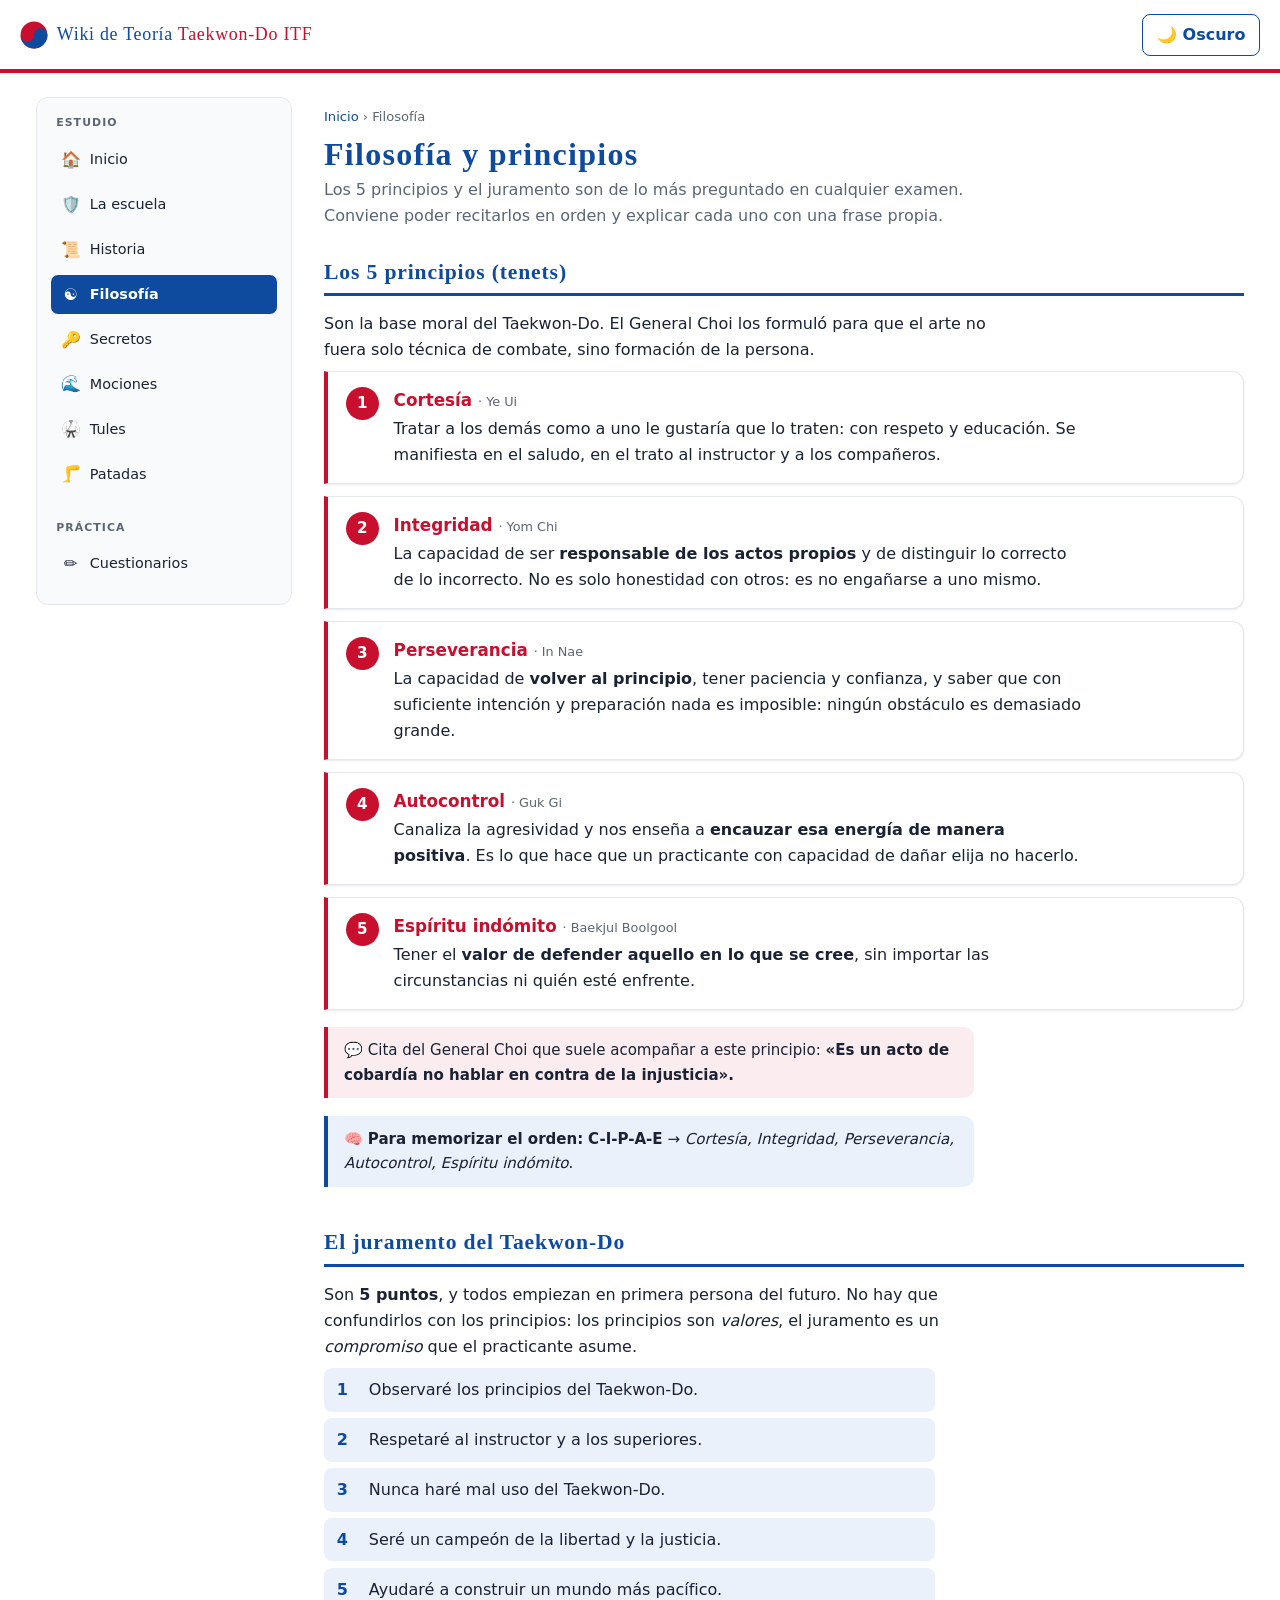
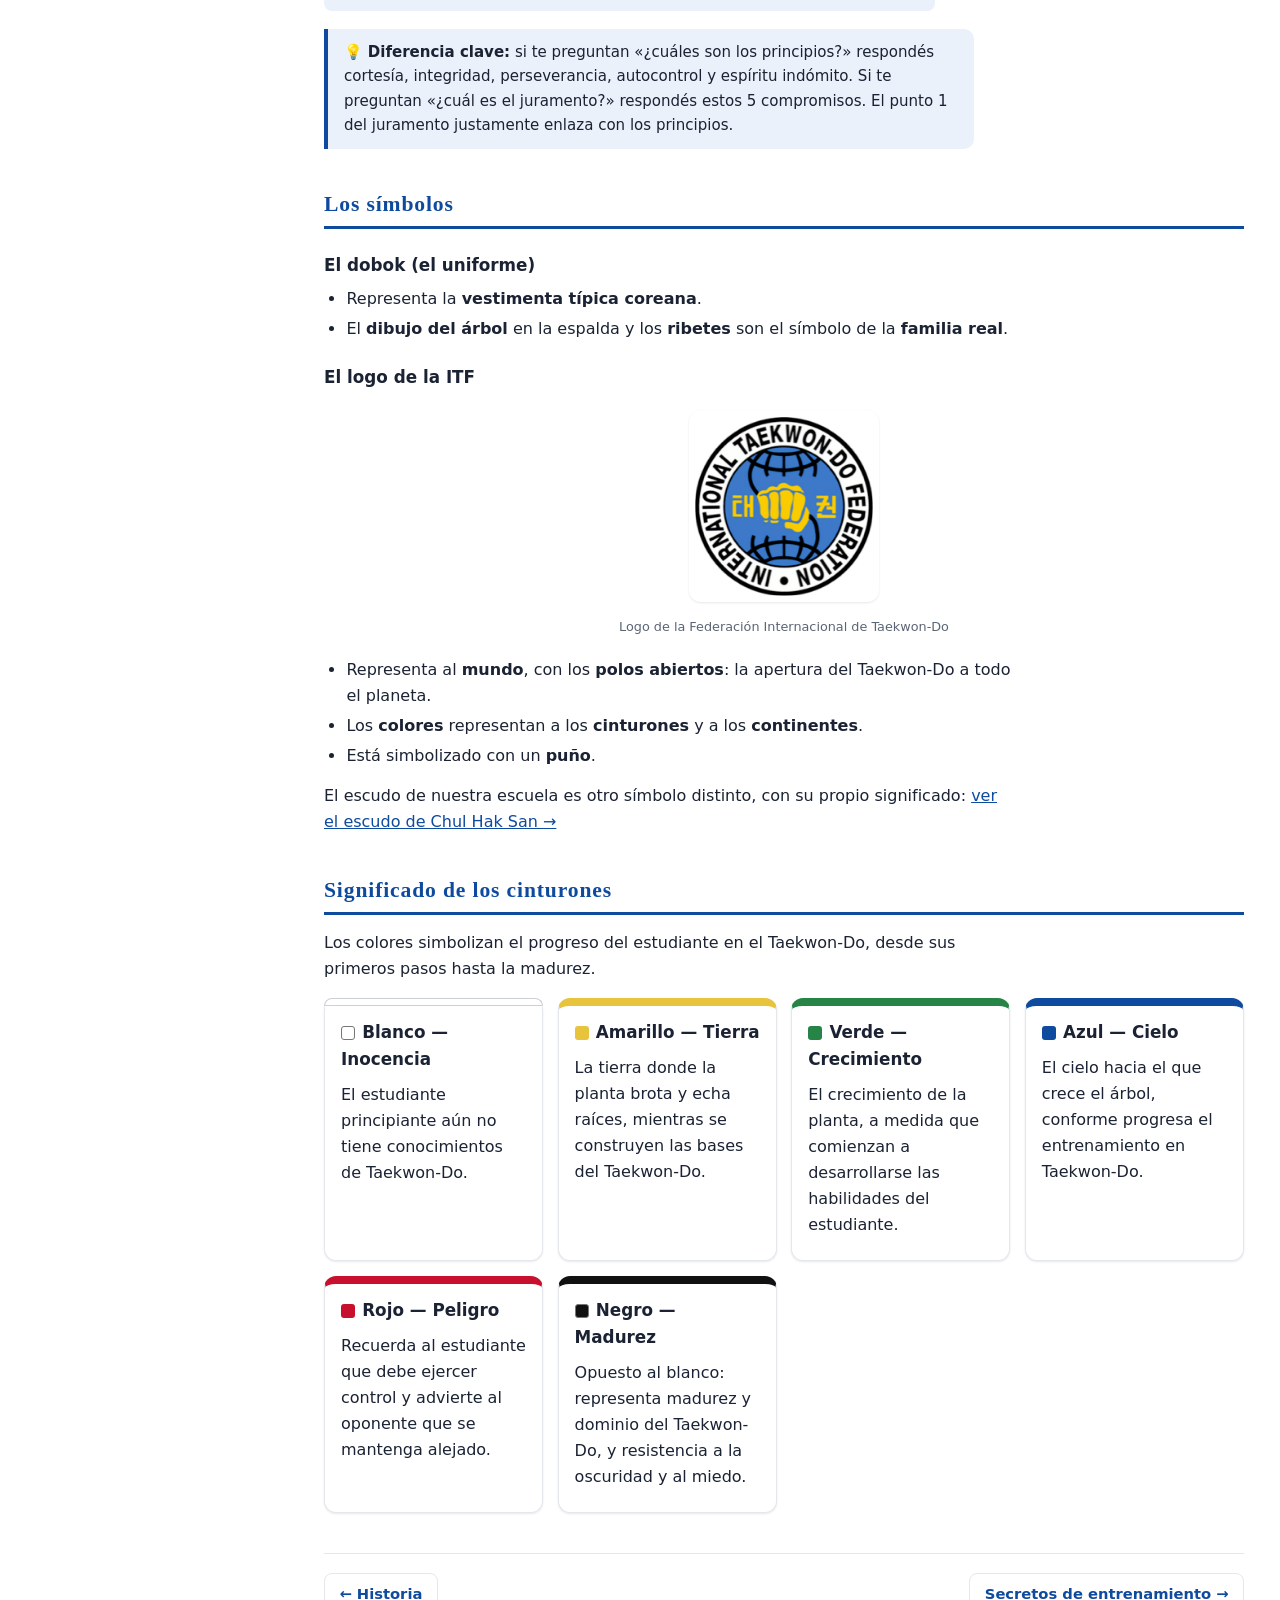
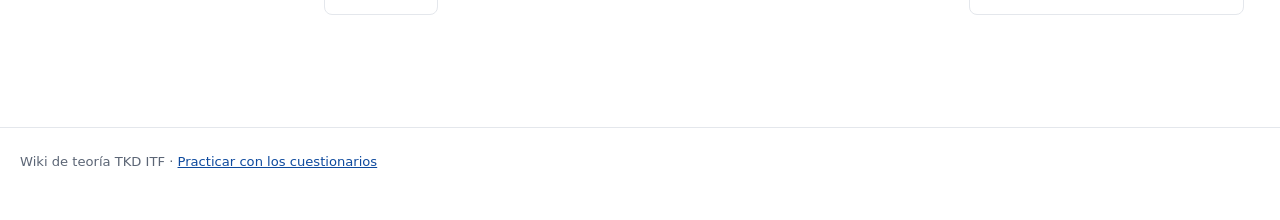
<file: wiki/filosofia.html>
<!doctype html>
<html lang="es">
<head>
<meta charset="utf-8">
<meta name="viewport" content="width=device-width, initial-scale=1">
<title>Filosofía y principios — Wiki de Teoría TKD ITF</title>
<meta name="description" content="Los 5 principios del Taekwon-Do explicados, el juramento y los símbolos: el dobok, el logo de la ITF y el significado de los cinturones.">
<link rel="stylesheet" href="assets/estilo.css">
<link rel="icon" href="data:image/svg+xml,<svg xmlns='http://www.w3.org/2000/svg' viewBox='0 0 100 100'><circle cx='50' cy='50' r='48' fill='%23C8102E'/><path d='M2 50 A48 48 0 0 0 98 50 A24 24 0 0 0 50 50 A24 24 0 0 1 2 50 Z' fill='%230E4A9E'/></svg>">
<style>
  .principio {
    display: flex; gap: .9rem; align-items: flex-start;
    background: var(--card); border: 1px solid var(--line);
    border-left: 4px solid var(--red); border-radius: 0 12px 12px 0;
    padding: .9rem 1.1rem; margin-bottom: .8rem; box-shadow: var(--sombra);
  }
  .principio .np {
    flex-shrink: 0; width: 2.1rem; height: 2.1rem; border-radius: 50%;
    background: var(--red); color: #fff; font-weight: 700;
    display: flex; align-items: center; justify-content: center; font-size: .95rem;
  }
  :root[data-theme="dark"] .principio .np { color: #0E1622; }
  .principio h3 { margin: 0 0 .15rem; font-size: 1.05rem; color: var(--red); }
  .principio p { margin: 0; }
  .principio .kor { font-size: .8rem; color: var(--muted); font-weight: 400; }
  #cinturones .ficha { border-top: 8px solid var(--belt-color); }
  #cinturones .ficha:first-child { position: relative; }
  #cinturones .ficha:first-child::before {
    content: ""; position: absolute; top: -8px; left: -1px; right: -1px;
    height: 8px; box-sizing: border-box; background: #fff;
    border: 1px solid #cbd0d6; border-radius: 12px 12px 0 0;
  }
  .juramento { counter-reset: jur; list-style: none; padding: 0; max-width: 60ch; }
  .juramento li {
    counter-increment: jur; position: relative;
    padding: .55rem .8rem .55rem 2.8rem; margin-bottom: .4rem;
    background: var(--blue-soft); border-radius: 8px; font-weight: 500;
  }
  .juramento li::before {
    content: counter(jur); position: absolute; left: .8rem; top: .55rem;
    font-weight: 700; color: var(--blue);
  }
</style>
</head>
<body>

<a class="skip" href="#contenido">Saltar al contenido</a>

<header class="top">
  <div class="topwrap">
    <a class="marca kfont" href="index.html">
      <svg class="taegeuk" viewBox="0 0 100 100" aria-hidden="true">
        <circle cx="50" cy="50" r="48" fill="#C8102E"/>
        <path d="M2 50 A48 48 0 0 0 98 50 A24 24 0 0 0 50 50 A24 24 0 0 1 2 50 Z" fill="#0E4A9E"/>
      </svg>
      <span>Wiki de Teoría <span class="rojo">Taekwon-Do ITF</span></span>
    </a>
    <div class="top-acciones">
      <button class="btn ghost menu-btn" id="menu-btn" aria-expanded="false" aria-controls="lateral">☰ Temas</button>
      <button class="btn ghost" id="tema-btn" aria-pressed="false">🌙 Oscuro</button>
    </div>
  </div>
</header>

<div class="layout">

  <aside class="lateral" id="lateral" aria-label="Menú de temas">
    <h2>Estudio</h2>
    <ul>
      <li><a href="index.html"><span class="ico" aria-hidden="true">🏠</span> Inicio</a></li>
      <li><a href="escuela.html"><span class="ico" aria-hidden="true">🛡️</span> La escuela</a></li>
      <li><a href="historia.html"><span class="ico" aria-hidden="true">📜</span> Historia</a></li>
      <li><a href="filosofia.html"><span class="ico" aria-hidden="true">☯️</span> Filosofía</a></li>
      <li><a href="secretos.html"><span class="ico" aria-hidden="true">🔑</span> Secretos</a></li>
      <li><a href="mociones.html"><span class="ico" aria-hidden="true">🌊</span> Mociones</a></li>
      <li><a href="tules.html"><span class="ico" aria-hidden="true">🥋</span> Tules</a></li>
      <li><a href="patadas.html"><span class="ico" aria-hidden="true">🦵</span> Patadas</a></li>
    </ul>
    <h2>Práctica</h2>
    <ul>
      <li><a href="cuestionarios.html"><span class="ico" aria-hidden="true">✏️</span> Cuestionarios</a></li>
    </ul>
  </aside>

  <main id="contenido">

    <p class="migas"><a href="index.html">Inicio</a> › Filosofía</p>
    <h1 class="titulo kfont">Filosofía y principios</h1>
    <p class="bajada">Los 5 principios y el juramento son de lo más preguntado en cualquier examen. Conviene poder recitarlos en orden y explicar cada uno con una frase propia.</p>

    <section class="bloque aparece" id="principios">
      <h2 class="seccion kfont">Los 5 principios (tenets)</h2>
      <p>Son la base moral del Taekwon-Do. El General Choi los formuló para que el arte no fuera solo técnica de combate, sino formación de la persona.</p>

      <div class="principio">
        <span class="np" aria-hidden="true">1</span>
        <div>
          <h3>Cortesía <span class="kor">· Ye Ui</span></h3>
          <p>Tratar a los demás como a uno le gustaría que lo traten: con respeto y educación. Se manifiesta en el saludo, en el trato al instructor y a los compañeros.</p>
        </div>
      </div>

      <div class="principio">
        <span class="np" aria-hidden="true">2</span>
        <div>
          <h3>Integridad <span class="kor">· Yom Chi</span></h3>
          <p>La capacidad de ser <strong>responsable de los actos propios</strong> y de distinguir lo correcto de lo incorrecto. No es solo honestidad con otros: es no engañarse a uno mismo.</p>
        </div>
      </div>

      <div class="principio">
        <span class="np" aria-hidden="true">3</span>
        <div>
          <h3>Perseverancia <span class="kor">· In Nae</span></h3>
          <p>La capacidad de <strong>volver al principio</strong>, tener paciencia y confianza, y saber que con suficiente intención y preparación nada es imposible: ningún obstáculo es demasiado grande.</p>
        </div>
      </div>

      <div class="principio">
        <span class="np" aria-hidden="true">4</span>
        <div>
          <h3>Autocontrol <span class="kor">· Guk Gi</span></h3>
          <p>Canaliza la agresividad y nos enseña a <strong>encauzar esa energía de manera positiva</strong>. Es lo que hace que un practicante con capacidad de dañar elija no hacerlo.</p>
        </div>
      </div>

      <div class="principio">
        <span class="np" aria-hidden="true">5</span>
        <div>
          <h3>Espíritu indómito <span class="kor">· Baekjul Boolgool</span></h3>
          <p>Tener el <strong>valor de defender aquello en lo que se cree</strong>, sin importar las circunstancias ni quién esté enfrente.</p>
        </div>
      </div>

      <div class="dato">💬 Cita del General Choi que suele acompañar a este principio: <strong>«Es un acto de cobardía no hablar en contra de la injusticia».</strong></div>
      <div class="clave">🧠 <strong>Para memorizar el orden:</strong> <strong>C-I-P-A-E</strong> → <em>Cortesía, Integridad, Perseverancia, Autocontrol, Espíritu indómito</em>.</div>
    </section>

    <section class="bloque aparece" id="juramento">
      <h2 class="seccion kfont">El juramento del Taekwon-Do</h2>
      <p>Son <strong>5 puntos</strong>, y todos empiezan en primera persona del futuro. No hay que confundirlos con los principios: los principios son <em>valores</em>, el juramento es un <em>compromiso</em> que el practicante asume.</p>
      <ol class="juramento">
        <li>Observaré los principios del Taekwon-Do.</li>
        <li>Respetaré al instructor y a los superiores.</li>
        <li>Nunca haré mal uso del Taekwon-Do.</li>
        <li>Seré un campeón de la libertad y la justicia.</li>
        <li>Ayudaré a construir un mundo más pacífico.</li>
      </ol>
      <div class="clave">💡 <strong>Diferencia clave:</strong> si te preguntan «¿cuáles son los principios?» respondés cortesía, integridad, perseverancia, autocontrol y espíritu indómito. Si te preguntan «¿cuál es el juramento?» respondés estos 5 compromisos. El punto 1 del juramento justamente enlaza con los principios.</div>
    </section>

    <section class="bloque aparece" id="simbolos">
      <h2 class="seccion kfont">Los símbolos</h2>

      <h3>El dobok (el uniforme)</h3>
      <ul>
        <li>Representa la <strong>vestimenta típica coreana</strong>.</li>
        <li>El <strong>dibujo del árbol</strong> en la espalda y los <strong>ribetes</strong> son el símbolo de la <strong>familia real</strong>.</li>
      </ul>

      <h3>El logo de la ITF</h3>
      <figure class="fig">
        <img src="assets/img/logo-itf.png" alt="Logo de la ITF: globo terráqueo azul con líneas de latitud y longitud, un puño amarillo en el centro junto a caracteres coreanos, dentro de un anillo negro con el texto «International Taekwon-Do Federation»" width="190" loading="lazy">
        <figcaption>Logo de la Federación Internacional de Taekwon-Do</figcaption>
      </figure>
      <ul>
        <li>Representa al <strong>mundo</strong>, con los <strong>polos abiertos</strong>: la apertura del Taekwon-Do a todo el planeta.</li>
        <li>Los <strong>colores</strong> representan a los <strong>cinturones</strong> y a los <strong>continentes</strong>.</li>
        <li>Está simbolizado con un <strong>puño</strong>.</li>
      </ul>
      <p>El escudo de nuestra escuela es otro símbolo distinto, con su propio significado: <a href="escuela.html#escudo">ver el escudo de Chul Hak San →</a></p>
    </section>

    <section class="bloque aparece" id="cinturones">
      <h2 class="seccion kfont">Significado de los cinturones</h2>
      <p>Los colores simbolizan el progreso del estudiante en el Taekwon-Do, desde sus primeros pasos hasta la madurez.</p>
      <div class="grilla tres">
        <div class="ficha" style="--belt-color:#fff">
          <h3><span class="dot" style="background:#fff;border:1px solid #777" aria-hidden="true"></span>Blanco — Inocencia</h3>
          <p>El estudiante principiante aún no tiene conocimientos de Taekwon-Do.</p>
        </div>
        <div class="ficha" style="--belt-color:#E8C33C">
          <h3><span class="dot" style="background:#E8C33C" aria-hidden="true"></span>Amarillo — Tierra</h3>
          <p>La tierra donde la planta brota y echa raíces, mientras se construyen las bases del Taekwon-Do.</p>
        </div>
        <div class="ficha" style="--belt-color:#278447">
          <h3><span class="dot" style="background:#278447" aria-hidden="true"></span>Verde — Crecimiento</h3>
          <p>El crecimiento de la planta, a medida que comienzan a desarrollarse las habilidades del estudiante.</p>
        </div>
        <div class="ficha" style="--belt-color:#0E4A9E">
          <h3><span class="dot" style="background:#0E4A9E" aria-hidden="true"></span>Azul — Cielo</h3>
          <p>El cielo hacia el que crece el árbol, conforme progresa el entrenamiento en Taekwon-Do.</p>
        </div>
        <div class="ficha" style="--belt-color:#C8102E">
          <h3><span class="dot" style="background:#C8102E" aria-hidden="true"></span>Rojo — Peligro</h3>
          <p>Recuerda al estudiante que debe ejercer control y advierte al oponente que se mantenga alejado.</p>
        </div>
        <div class="ficha" style="--belt-color:#111">
          <h3><span class="dot" style="background:#111;border:1px solid #777" aria-hidden="true"></span>Negro — Madurez</h3>
          <p>Opuesto al blanco: representa madurez y dominio del Taekwon-Do, y resistencia a la oscuridad y al miedo.</p>
        </div>
      </div>
    </section>

    <nav class="nav-pares" aria-label="Navegación entre páginas">
      <a href="historia.html">← Historia</a>
      <a href="secretos.html">Secretos de entrenamiento →</a>
    </nav>

  </main>
</div>

<footer class="pie">
  <div class="fwrap">Wiki de teoría TKD ITF · <a href="cuestionarios.html">Practicar con los cuestionarios</a></div>
</footer>

<script src="assets/wiki.js"></script>
</body>
</html>
</file>
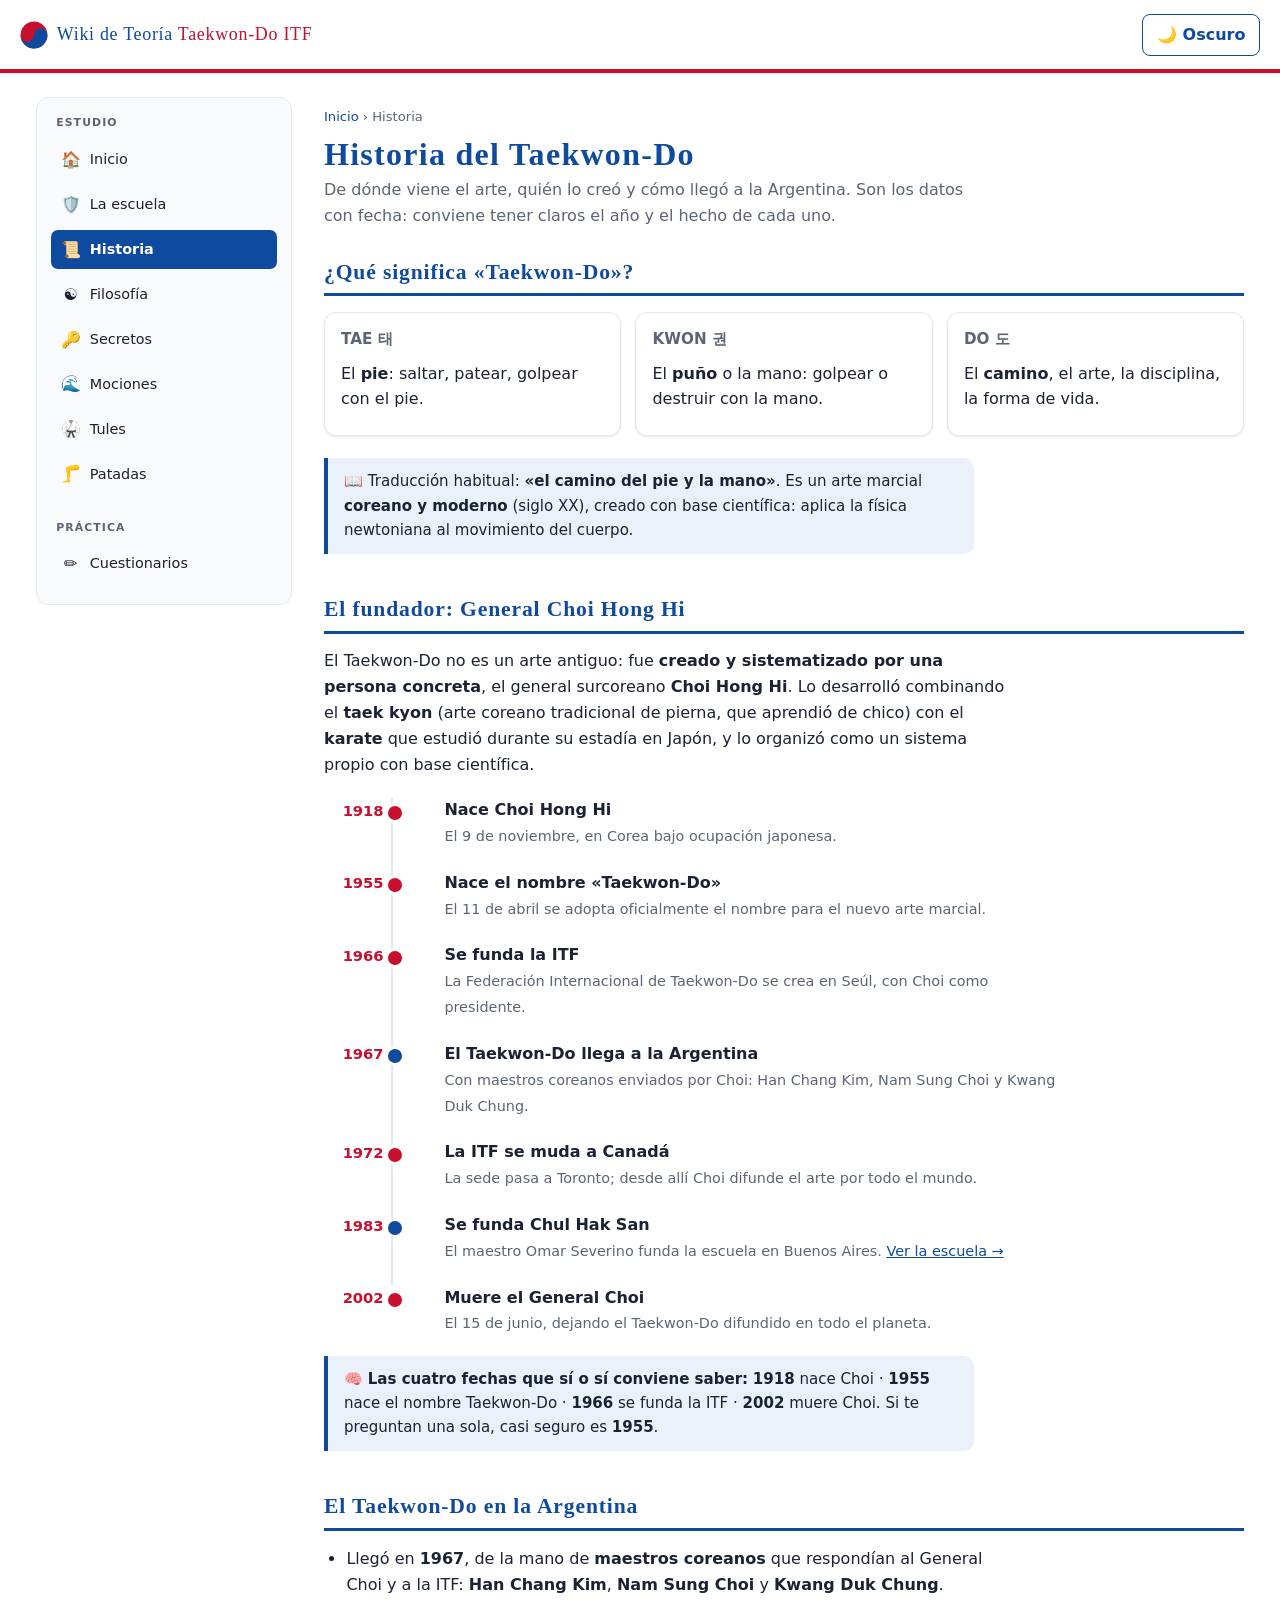
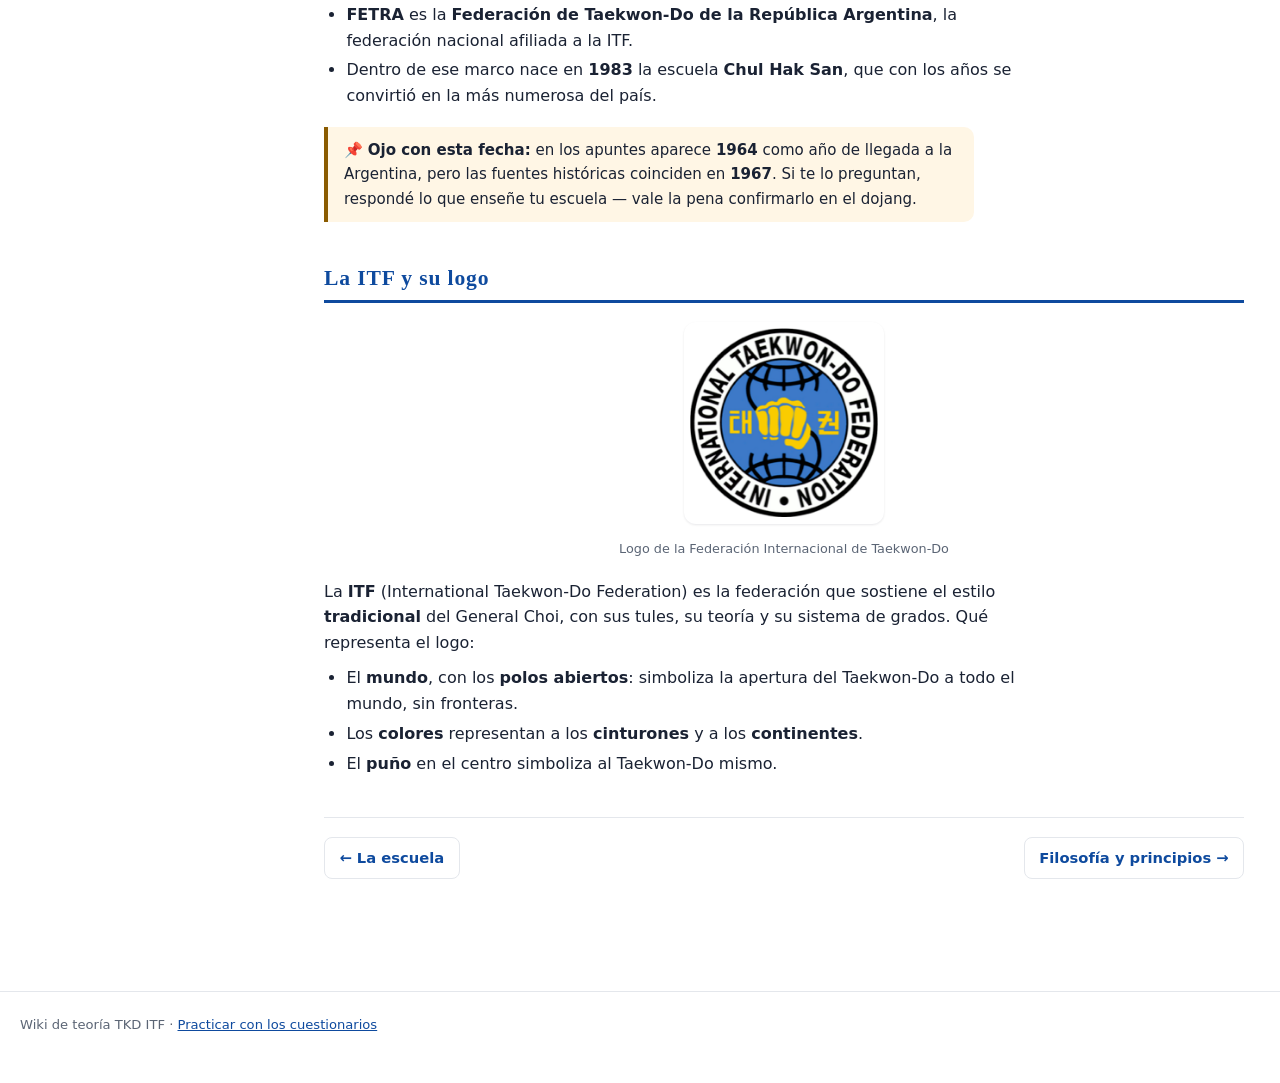
<file: wiki/historia.html>
<!doctype html>
<html lang="es">
<head>
<meta charset="utf-8">
<meta name="viewport" content="width=device-width, initial-scale=1">
<title>Historia del Taekwon-Do — Wiki de Teoría TKD ITF</title>
<meta name="description" content="Historia del Taekwon-Do: el General Choi Hong Hi, la fundación del arte, la ITF y la llegada a la Argentina.">
<link rel="stylesheet" href="assets/estilo.css">
<link rel="icon" href="data:image/svg+xml,<svg xmlns='http://www.w3.org/2000/svg' viewBox='0 0 100 100'><circle cx='50' cy='50' r='48' fill='%23C8102E'/><path d='M2 50 A48 48 0 0 0 98 50 A24 24 0 0 0 50 50 A24 24 0 0 1 2 50 Z' fill='%230E4A9E'/></svg>">
<style>
  /* Línea de tiempo (solo en esta página) */
  .linea { list-style: none; padding: 0; margin: 1.2rem 0; max-width: 46rem; }
  .linea li {
    position: relative; padding: 0 0 1.3rem 3.2rem; margin: 0;
    border-left: 2px solid var(--line); margin-left: 4.2rem;
  }
  .linea li:last-child { border-left-color: transparent; padding-bottom: 0; }
  .linea li::before {
    content: ""; position: absolute; left: -8px; top: .35rem;
    width: 14px; height: 14px; border-radius: 50%;
    background: var(--blue); border: 3px solid var(--paper);
  }
  .linea li.hito::before { background: var(--red); }
  .linea .anio {
    position: absolute; left: -4.2rem; top: .1rem; width: 3.6rem;
    text-align: right; font-weight: 700; font-variant-numeric: tabular-nums;
    color: var(--red); font-size: .92rem;
  }
  .linea .qq { font-weight: 600; display: block; }
  .linea .dd { color: var(--muted); font-size: .9rem; }
  @media (max-width: 560px) {
    .linea li { margin-left: 0; padding-left: 1.4rem; }
    .linea .anio { position: static; width: auto; text-align: left; display: block; }
  }
</style>
</head>
<body>

<a class="skip" href="#contenido">Saltar al contenido</a>

<header class="top">
  <div class="topwrap">
    <a class="marca kfont" href="index.html">
      <svg class="taegeuk" viewBox="0 0 100 100" aria-hidden="true">
        <circle cx="50" cy="50" r="48" fill="#C8102E"/>
        <path d="M2 50 A48 48 0 0 0 98 50 A24 24 0 0 0 50 50 A24 24 0 0 1 2 50 Z" fill="#0E4A9E"/>
      </svg>
      <span>Wiki de Teoría <span class="rojo">Taekwon-Do ITF</span></span>
    </a>
    <div class="top-acciones">
      <button class="btn ghost menu-btn" id="menu-btn" aria-expanded="false" aria-controls="lateral">☰ Temas</button>
      <button class="btn ghost" id="tema-btn" aria-pressed="false">🌙 Oscuro</button>
    </div>
  </div>
</header>

<div class="layout">

  <aside class="lateral" id="lateral" aria-label="Menú de temas">
    <h2>Estudio</h2>
    <ul>
      <li><a href="index.html"><span class="ico" aria-hidden="true">🏠</span> Inicio</a></li>
      <li><a href="escuela.html"><span class="ico" aria-hidden="true">🛡️</span> La escuela</a></li>
      <li><a href="historia.html"><span class="ico" aria-hidden="true">📜</span> Historia</a></li>
      <li><a href="filosofia.html"><span class="ico" aria-hidden="true">☯️</span> Filosofía</a></li>
      <li><a href="secretos.html"><span class="ico" aria-hidden="true">🔑</span> Secretos</a></li>
      <li><a href="mociones.html"><span class="ico" aria-hidden="true">🌊</span> Mociones</a></li>
      <li><a href="tules.html"><span class="ico" aria-hidden="true">🥋</span> Tules</a></li>
      <li><a href="patadas.html"><span class="ico" aria-hidden="true">🦵</span> Patadas</a></li>
    </ul>
    <h2>Práctica</h2>
    <ul>
      <li><a href="cuestionarios.html"><span class="ico" aria-hidden="true">✏️</span> Cuestionarios</a></li>
    </ul>
  </aside>

  <main id="contenido">

    <p class="migas"><a href="index.html">Inicio</a> › Historia</p>
    <h1 class="titulo kfont">Historia del Taekwon-Do</h1>
    <p class="bajada">De dónde viene el arte, quién lo creó y cómo llegó a la Argentina. Son los datos con fecha: conviene tener claros el año y el hecho de cada uno.</p>

    <section class="bloque aparece" id="nombre">
      <h2 class="seccion kfont">¿Qué significa «Taekwon-Do»?</h2>
      <div class="grilla tres">
        <div class="ficha"><h4>TAE 태</h4><p>El <strong>pie</strong>: saltar, patear, golpear con el pie.</p></div>
        <div class="ficha"><h4>KWON 권</h4><p>El <strong>puño</strong> o la mano: golpear o destruir con la mano.</p></div>
        <div class="ficha"><h4>DO 도</h4><p>El <strong>camino</strong>, el arte, la disciplina, la forma de vida.</p></div>
      </div>
      <div class="clave">📖 Traducción habitual: <strong>«el camino del pie y la mano»</strong>. Es un arte marcial <strong>coreano y moderno</strong> (siglo XX), creado con base científica: aplica la física newtoniana al movimiento del cuerpo.</div>
    </section>

    <section class="bloque aparece" id="fundador">
      <h2 class="seccion kfont">El fundador: General Choi Hong Hi</h2>
      <p>El Taekwon-Do no es un arte antiguo: fue <strong>creado y sistematizado por una persona concreta</strong>, el general surcoreano <strong>Choi Hong Hi</strong>. Lo desarrolló combinando el <strong>taek kyon</strong> (arte coreano tradicional de pierna, que aprendió de chico) con el <strong>karate</strong> que estudió durante su estadía en Japón, y lo organizó como un sistema propio con base científica.</p>

      <ul class="linea">
        <li class="hito">
          <span class="anio">1918</span>
          <span class="qq">Nace Choi Hong Hi</span>
          <span class="dd">El 9 de noviembre, en Corea bajo ocupación japonesa.</span>
        </li>
        <li class="hito">
          <span class="anio">1955</span>
          <span class="qq">Nace el nombre «Taekwon-Do»</span>
          <span class="dd">El 11 de abril se adopta oficialmente el nombre para el nuevo arte marcial.</span>
        </li>
        <li class="hito">
          <span class="anio">1966</span>
          <span class="qq">Se funda la ITF</span>
          <span class="dd">La Federación Internacional de Taekwon-Do se crea en Seúl, con Choi como presidente.</span>
        </li>
        <li>
          <span class="anio">1967</span>
          <span class="qq">El Taekwon-Do llega a la Argentina</span>
          <span class="dd">Con maestros coreanos enviados por Choi: Han Chang Kim, Nam Sung Choi y Kwang Duk Chung.</span>
        </li>
        <li class="hito">
          <span class="anio">1972</span>
          <span class="qq">La ITF se muda a Canadá</span>
          <span class="dd">La sede pasa a Toronto; desde allí Choi difunde el arte por todo el mundo.</span>
        </li>
        <li>
          <span class="anio">1983</span>
          <span class="qq">Se funda Chul Hak San</span>
          <span class="dd">El maestro Omar Severino funda la escuela en Buenos Aires. <a href="escuela.html">Ver la escuela →</a></span>
        </li>
        <li class="hito">
          <span class="anio">2002</span>
          <span class="qq">Muere el General Choi</span>
          <span class="dd">El 15 de junio, dejando el Taekwon-Do difundido en todo el planeta.</span>
        </li>
      </ul>

      <div class="clave">🧠 <strong>Las cuatro fechas que sí o sí conviene saber:</strong> <strong>1918</strong> nace Choi · <strong>1955</strong> nace el nombre Taekwon-Do · <strong>1966</strong> se funda la ITF · <strong>2002</strong> muere Choi. Si te preguntan una sola, casi seguro es <strong>1955</strong>.</div>
    </section>

    <section class="bloque aparece" id="argentina">
      <h2 class="seccion kfont">El Taekwon-Do en la Argentina</h2>
      <ul>
        <li>Llegó en <strong>1967</strong>, de la mano de <strong>maestros coreanos</strong> que respondían al General Choi y a la ITF: <strong>Han Chang Kim</strong>, <strong>Nam Sung Choi</strong> y <strong>Kwang Duk Chung</strong>.</li>
        <li><strong>FETRA</strong> es la <strong>Federación de Taekwon-Do de la República Argentina</strong>, la federación nacional afiliada a la ITF.</li>
        <li>Dentro de ese marco nace en <strong>1983</strong> la escuela <strong>Chul Hak San</strong>, que con los años se convirtió en la más numerosa del país.</li>
      </ul>
      <div class="alerta">📌 <strong>Ojo con esta fecha:</strong> en los apuntes aparece <strong>1964</strong> como año de llegada a la Argentina, pero las fuentes históricas coinciden en <strong>1967</strong>. Si te lo preguntan, respondé lo que enseñe tu escuela — vale la pena confirmarlo en el dojang.</div>
    </section>

    <section class="bloque aparece" id="itf">
      <h2 class="seccion kfont">La ITF y su logo</h2>
      <figure class="fig">
        <img src="assets/img/logo-itf.png" alt="Logo de la ITF: un globo terráqueo azul con las líneas de latitud y longitud, un puño amarillo en el centro junto a caracteres coreanos, rodeado por el texto «International Taekwon-Do Federation» en un anillo negro" width="200" loading="lazy">
        <figcaption>Logo de la Federación Internacional de Taekwon-Do</figcaption>
      </figure>
      <p>La <strong>ITF</strong> (International Taekwon-Do Federation) es la federación que sostiene el estilo <strong>tradicional</strong> del General Choi, con sus tules, su teoría y su sistema de grados. Qué representa el logo:</p>
      <ul>
        <li>El <strong>mundo</strong>, con los <strong>polos abiertos</strong>: simboliza la apertura del Taekwon-Do a todo el mundo, sin fronteras.</li>
        <li>Los <strong>colores</strong> representan a los <strong>cinturones</strong> y a los <strong>continentes</strong>.</li>
        <li>El <strong>puño</strong> en el centro simboliza al Taekwon-Do mismo.</li>
      </ul>
    </section>

    <nav class="nav-pares" aria-label="Navegación entre páginas">
      <a href="escuela.html">← La escuela</a>
      <a href="filosofia.html">Filosofía y principios →</a>
    </nav>

  </main>
</div>

<footer class="pie">
  <div class="fwrap">Wiki de teoría TKD ITF · <a href="cuestionarios.html">Practicar con los cuestionarios</a></div>
</footer>

<script src="assets/wiki.js"></script>
</body>
</html>
</file>
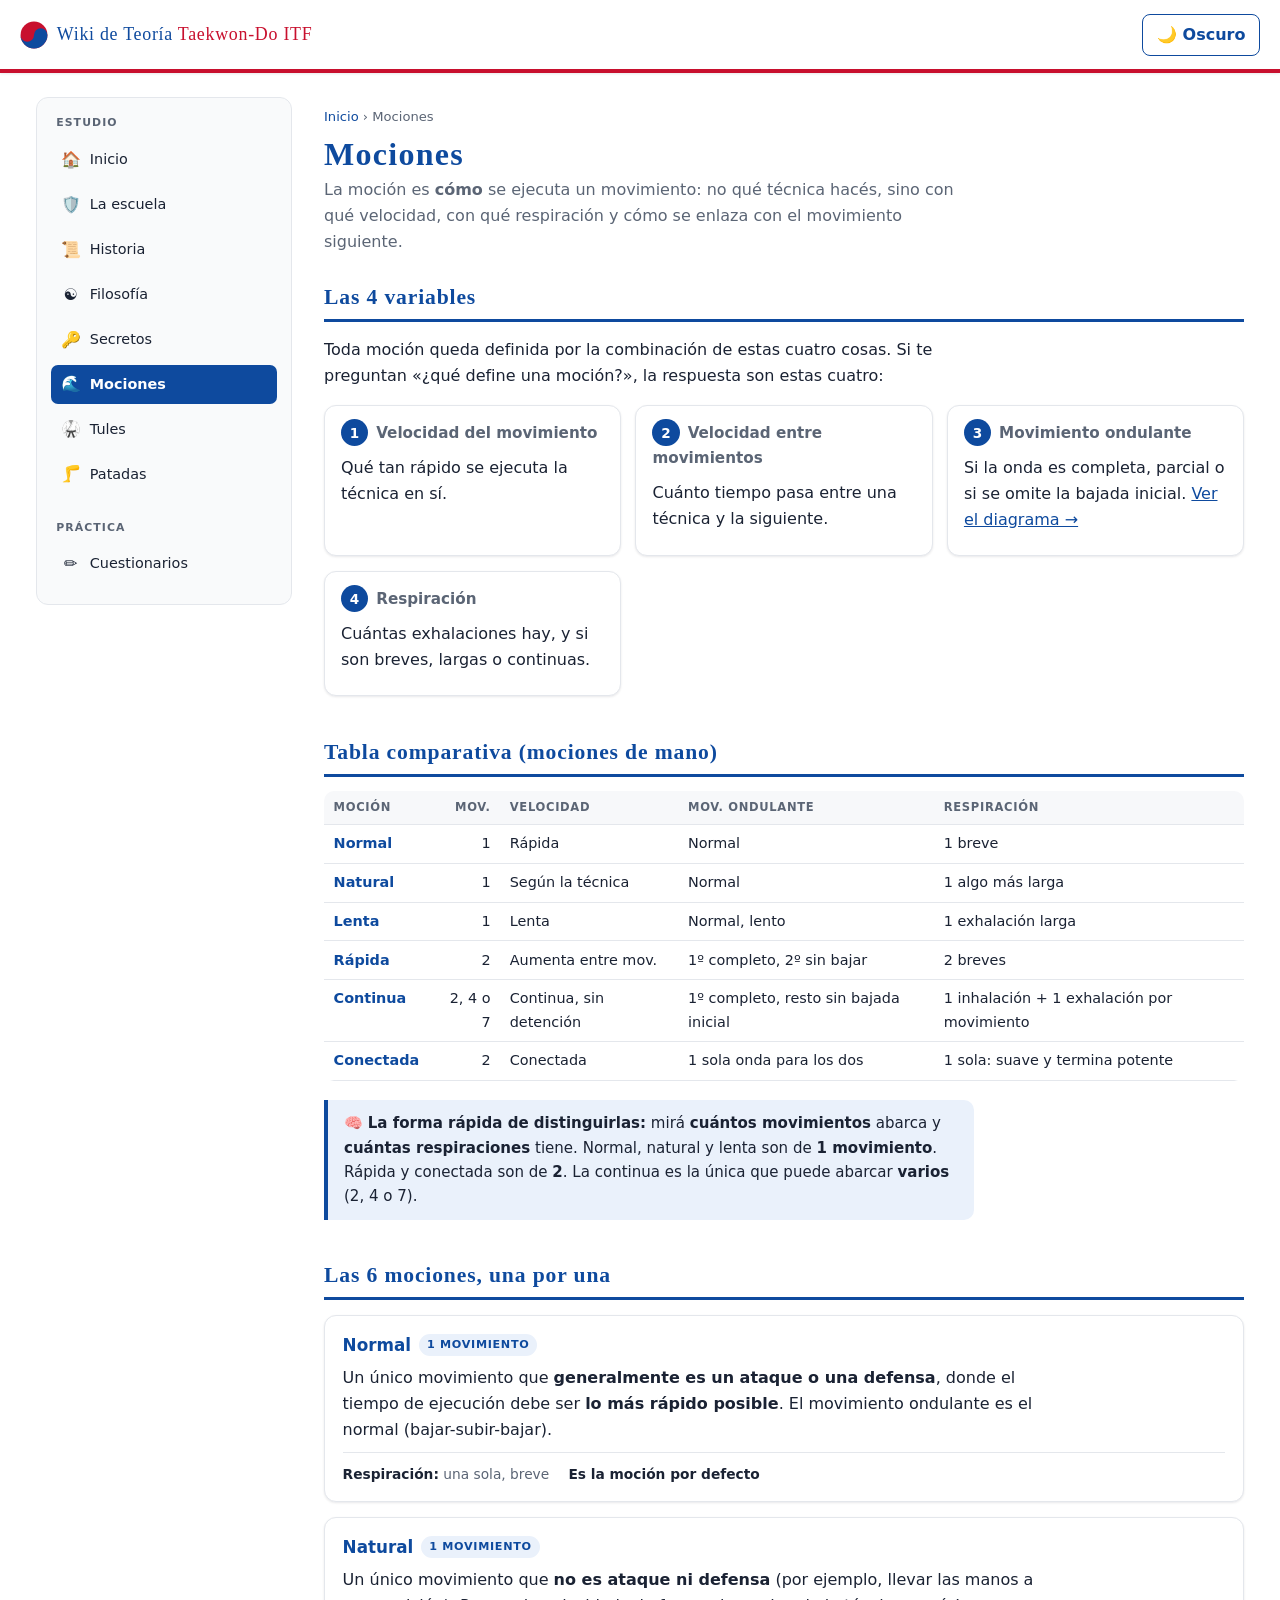
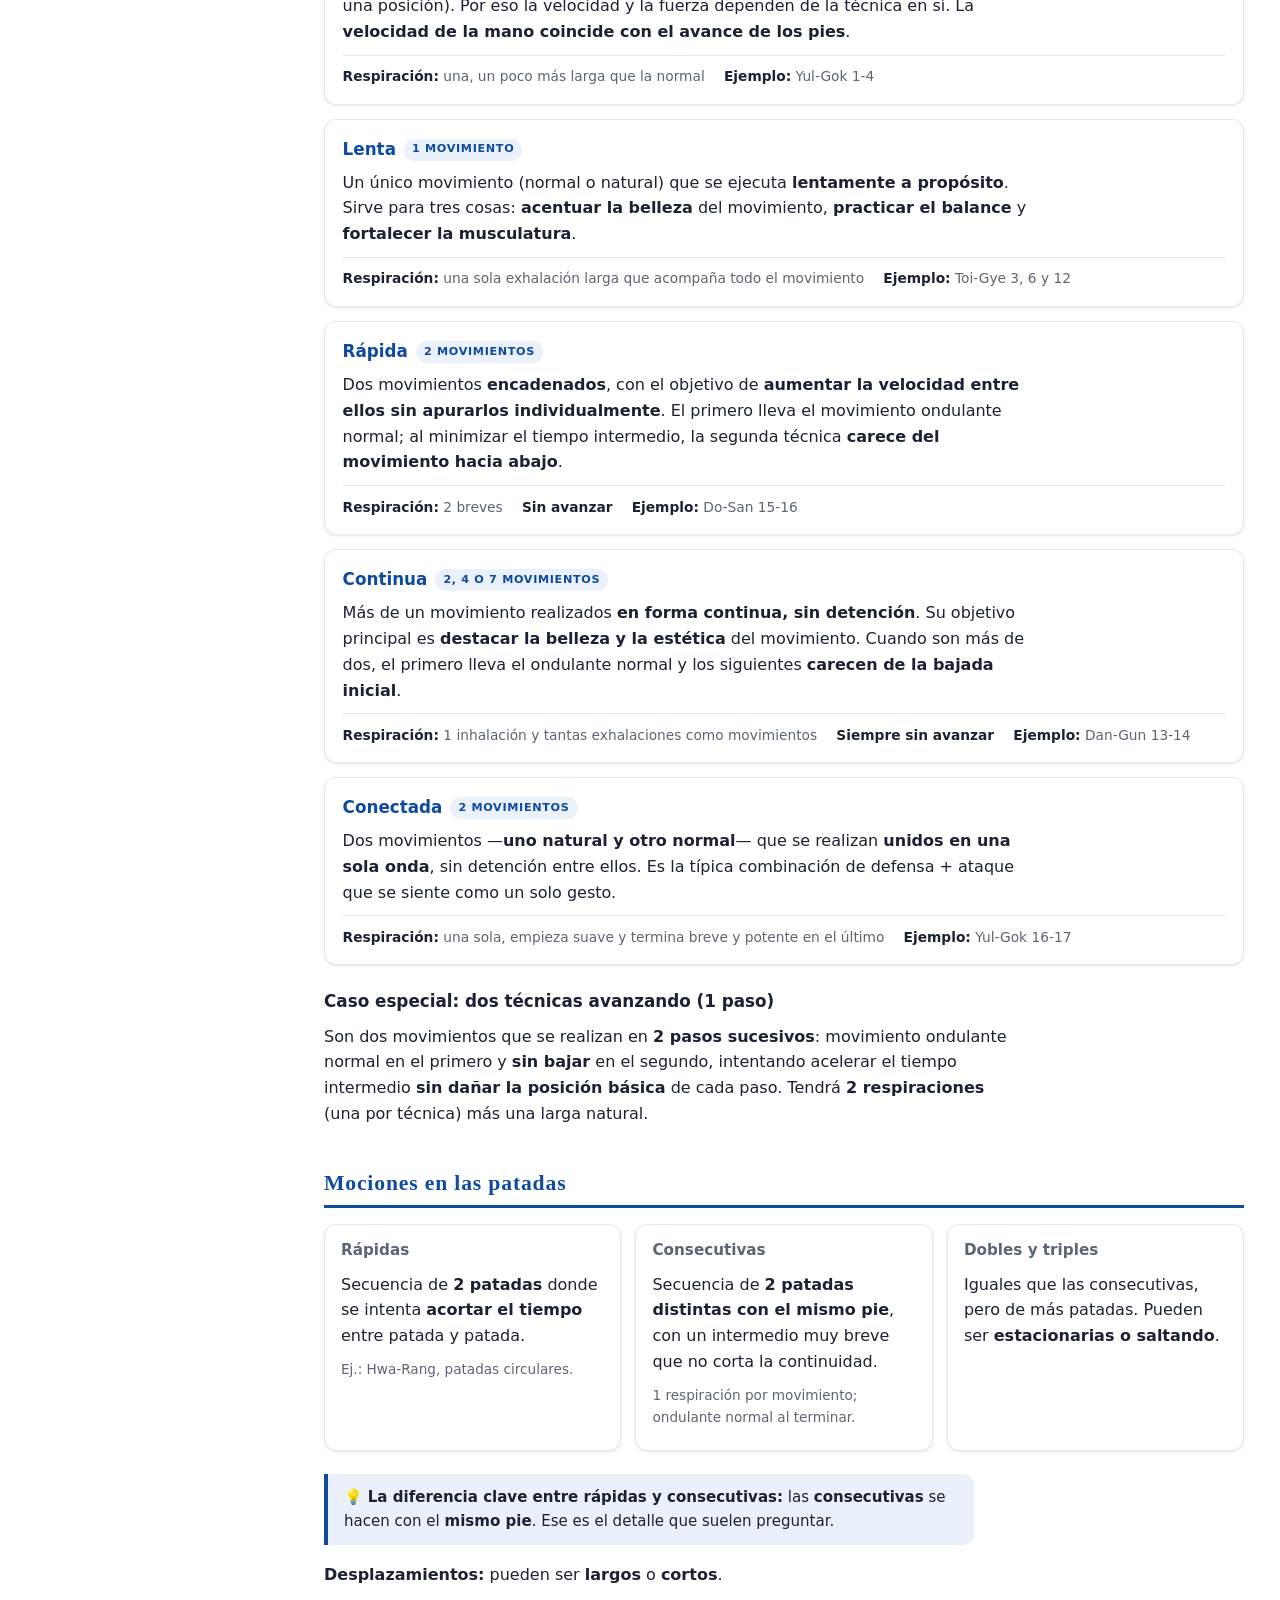
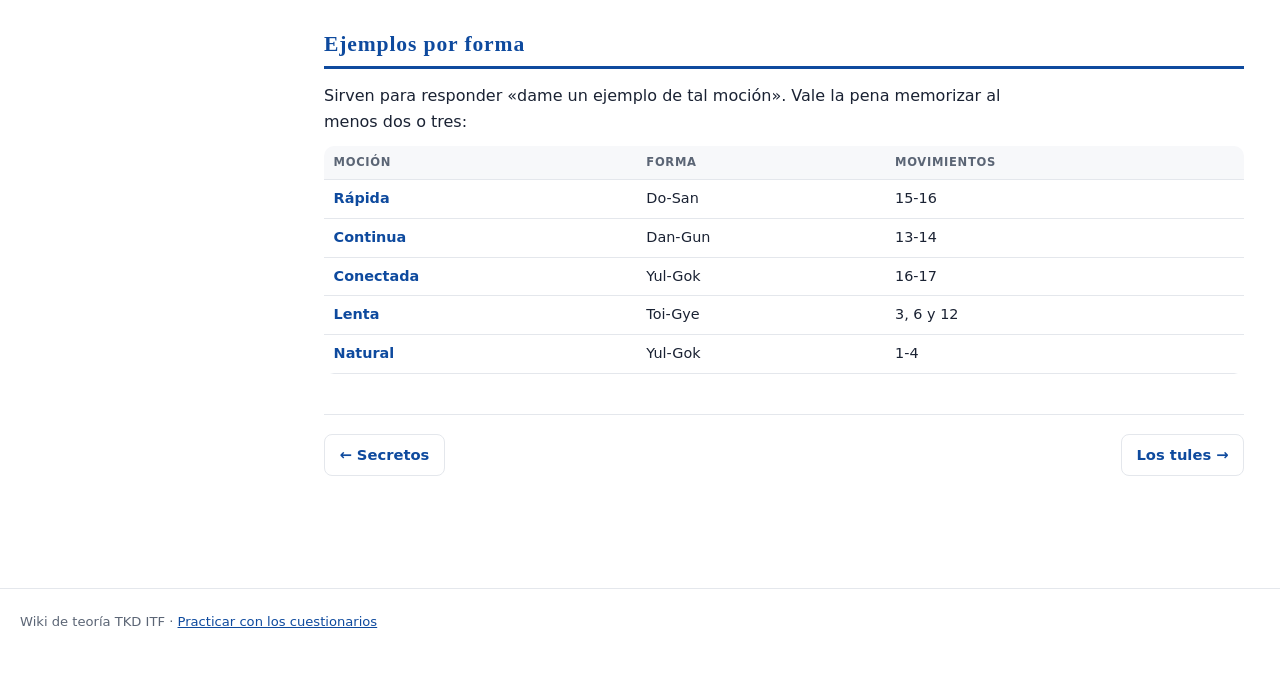
<file: wiki/mociones.html>
<!doctype html>
<html lang="es">
<head>
<meta charset="utf-8">
<meta name="viewport" content="width=device-width, initial-scale=1">
<title>Mociones — Wiki de Teoría TKD ITF</title>
<meta name="description" content="Las mociones del Taekwon-Do ITF: normal, natural, lenta, rápida, continua y conectada; mociones de patada y ejemplos por forma.">
<link rel="stylesheet" href="assets/estilo.css">
<link rel="icon" href="data:image/svg+xml,<svg xmlns='http://www.w3.org/2000/svg' viewBox='0 0 100 100'><circle cx='50' cy='50' r='48' fill='%23C8102E'/><path d='M2 50 A48 48 0 0 0 98 50 A24 24 0 0 0 50 50 A24 24 0 0 1 2 50 Z' fill='%230E4A9E'/></svg>">
<style>
  .mocion {
    background: var(--card); border: 1px solid var(--line);
    border-radius: 12px; padding: 1rem 1.1rem; margin-bottom: .9rem;
    box-shadow: var(--sombra);
  }
  .mocion h3 { margin: 0 0 .4rem; color: var(--blue); display: flex; align-items: center; gap: .5rem; flex-wrap: wrap; }
  .etiqueta {
    font-size: .7rem; text-transform: uppercase; letter-spacing: .06em;
    background: var(--blue-soft); color: var(--blue);
    padding: .12rem .5rem; border-radius: 20px; font-weight: 700;
  }
  .mocion p { margin: .3rem 0; }
  .mocion .ficha-datos {
    display: flex; gap: 1.2rem; flex-wrap: wrap;
    margin-top: .6rem; padding-top: .6rem; border-top: 1px solid var(--line);
    font-size: .86rem; color: var(--muted);
  }
  .mocion .ficha-datos b { color: var(--ink); }
</style>
</head>
<body>

<a class="skip" href="#contenido">Saltar al contenido</a>

<header class="top">
  <div class="topwrap">
    <a class="marca kfont" href="index.html">
      <svg class="taegeuk" viewBox="0 0 100 100" aria-hidden="true">
        <circle cx="50" cy="50" r="48" fill="#C8102E"/>
        <path d="M2 50 A48 48 0 0 0 98 50 A24 24 0 0 0 50 50 A24 24 0 0 1 2 50 Z" fill="#0E4A9E"/>
      </svg>
      <span>Wiki de Teoría <span class="rojo">Taekwon-Do ITF</span></span>
    </a>
    <div class="top-acciones">
      <button class="btn ghost menu-btn" id="menu-btn" aria-expanded="false" aria-controls="lateral">☰ Temas</button>
      <button class="btn ghost" id="tema-btn" aria-pressed="false">🌙 Oscuro</button>
    </div>
  </div>
</header>

<div class="layout">

  <aside class="lateral" id="lateral" aria-label="Menú de temas">
    <h2>Estudio</h2>
    <ul>
      <li><a href="index.html"><span class="ico" aria-hidden="true">🏠</span> Inicio</a></li>
      <li><a href="escuela.html"><span class="ico" aria-hidden="true">🛡️</span> La escuela</a></li>
      <li><a href="historia.html"><span class="ico" aria-hidden="true">📜</span> Historia</a></li>
      <li><a href="filosofia.html"><span class="ico" aria-hidden="true">☯️</span> Filosofía</a></li>
      <li><a href="secretos.html"><span class="ico" aria-hidden="true">🔑</span> Secretos</a></li>
      <li><a href="mociones.html"><span class="ico" aria-hidden="true">🌊</span> Mociones</a></li>
      <li><a href="tules.html"><span class="ico" aria-hidden="true">🥋</span> Tules</a></li>
      <li><a href="patadas.html"><span class="ico" aria-hidden="true">🦵</span> Patadas</a></li>
    </ul>
    <h2>Práctica</h2>
    <ul>
      <li><a href="cuestionarios.html"><span class="ico" aria-hidden="true">✏️</span> Cuestionarios</a></li>
    </ul>
  </aside>

  <main id="contenido">

    <p class="migas"><a href="index.html">Inicio</a> › Mociones</p>
    <h1 class="titulo kfont">Mociones</h1>
    <p class="bajada">La moción es <strong>cómo</strong> se ejecuta un movimiento: no qué técnica hacés, sino con qué velocidad, con qué respiración y cómo se enlaza con el movimiento siguiente.</p>

    <section class="bloque aparece" id="variables">
      <h2 class="seccion kfont">Las 4 variables</h2>
      <p>Toda moción queda definida por la combinación de estas cuatro cosas. Si te preguntan «¿qué define una moción?», la respuesta son estas cuatro:</p>
      <div class="grilla dos">
        <div class="ficha"><h4><span class="n">1</span>Velocidad del movimiento</h4><p>Qué tan rápido se ejecuta la técnica en sí.</p></div>
        <div class="ficha"><h4><span class="n">2</span>Velocidad entre movimientos</h4><p>Cuánto tiempo pasa entre una técnica y la siguiente.</p></div>
        <div class="ficha"><h4><span class="n">3</span>Movimiento ondulante</h4><p>Si la onda es completa, parcial o si se omite la bajada inicial. <a href="secretos.html#ondulante">Ver el diagrama →</a></p></div>
        <div class="ficha"><h4><span class="n">4</span>Respiración</h4><p>Cuántas exhalaciones hay, y si son breves, largas o continuas.</p></div>
      </div>
    </section>

    <section class="bloque aparece" id="tabla">
      <h2 class="seccion kfont">Tabla comparativa (mociones de mano)</h2>
      <div class="tblwrap">
        <table>
          <thead>
            <tr><th>Moción</th><th class="num">Mov.</th><th>Velocidad</th><th>Mov. ondulante</th><th>Respiración</th></tr>
          </thead>
          <tbody>
            <tr><td><b>Normal</b></td><td class="num">1</td><td>Rápida</td><td>Normal</td><td>1 breve</td></tr>
            <tr><td><b>Natural</b></td><td class="num">1</td><td>Según la técnica</td><td>Normal</td><td>1 algo más larga</td></tr>
            <tr><td><b>Lenta</b></td><td class="num">1</td><td>Lenta</td><td>Normal, lento</td><td>1 exhalación larga</td></tr>
            <tr><td><b>Rápida</b></td><td class="num">2</td><td>Aumenta entre mov.</td><td>1º completo, 2º sin bajar</td><td>2 breves</td></tr>
            <tr><td><b>Continua</b></td><td class="num">2, 4 o 7</td><td>Continua, sin detención</td><td>1º completo, resto sin bajada inicial</td><td>1 inhalación + 1 exhalación por movimiento</td></tr>
            <tr><td><b>Conectada</b></td><td class="num">2</td><td>Conectada</td><td>1 sola onda para los dos</td><td>1 sola: suave y termina potente</td></tr>
          </tbody>
        </table>
      </div>
      <div class="clave">🧠 <strong>La forma rápida de distinguirlas:</strong> mirá <strong>cuántos movimientos</strong> abarca y <strong>cuántas respiraciones</strong> tiene. Normal, natural y lenta son de <strong>1 movimiento</strong>. Rápida y conectada son de <strong>2</strong>. La continua es la única que puede abarcar <strong>varios</strong> (2, 4 o 7).</div>
    </section>

    <section class="bloque aparece" id="definiciones">
      <h2 class="seccion kfont">Las 6 mociones, una por una</h2>

      <div class="mocion">
        <h3>Normal <span class="etiqueta">1 movimiento</span></h3>
        <p>Un único movimiento que <strong>generalmente es un ataque o una defensa</strong>, donde el tiempo de ejecución debe ser <strong>lo más rápido posible</strong>. El movimiento ondulante es el normal (bajar-subir-bajar).</p>
        <div class="ficha-datos"><span><b>Respiración:</b> una sola, breve</span><span><b>Es la moción por defecto</b></span></div>
      </div>

      <div class="mocion">
        <h3>Natural <span class="etiqueta">1 movimiento</span></h3>
        <p>Un único movimiento que <strong>no es ataque ni defensa</strong> (por ejemplo, llevar las manos a una posición). Por eso la velocidad y la fuerza dependen de la técnica en sí. La <strong>velocidad de la mano coincide con el avance de los pies</strong>.</p>
        <div class="ficha-datos"><span><b>Respiración:</b> una, un poco más larga que la normal</span><span><b>Ejemplo:</b> Yul-Gok 1-4</span></div>
      </div>

      <div class="mocion">
        <h3>Lenta <span class="etiqueta">1 movimiento</span></h3>
        <p>Un único movimiento (normal o natural) que se ejecuta <strong>lentamente a propósito</strong>. Sirve para tres cosas: <strong>acentuar la belleza</strong> del movimiento, <strong>practicar el balance</strong> y <strong>fortalecer la musculatura</strong>.</p>
        <div class="ficha-datos"><span><b>Respiración:</b> una sola exhalación larga que acompaña todo el movimiento</span><span><b>Ejemplo:</b> Toi-Gye 3, 6 y 12</span></div>
      </div>

      <div class="mocion">
        <h3>Rápida <span class="etiqueta">2 movimientos</span></h3>
        <p>Dos movimientos <strong>encadenados</strong>, con el objetivo de <strong>aumentar la velocidad entre ellos sin apurarlos individualmente</strong>. El primero lleva el movimiento ondulante normal; al minimizar el tiempo intermedio, la segunda técnica <strong>carece del movimiento hacia abajo</strong>.</p>
        <div class="ficha-datos"><span><b>Respiración:</b> 2 breves</span><span><b>Sin avanzar</b></span><span><b>Ejemplo:</b> Do-San 15-16</span></div>
      </div>

      <div class="mocion">
        <h3>Continua <span class="etiqueta">2, 4 o 7 movimientos</span></h3>
        <p>Más de un movimiento realizados <strong>en forma continua, sin detención</strong>. Su objetivo principal es <strong>destacar la belleza y la estética</strong> del movimiento. Cuando son más de dos, el primero lleva el ondulante normal y los siguientes <strong>carecen de la bajada inicial</strong>.</p>
        <div class="ficha-datos"><span><b>Respiración:</b> 1 inhalación y tantas exhalaciones como movimientos</span><span><b>Siempre sin avanzar</b></span><span><b>Ejemplo:</b> Dan-Gun 13-14</span></div>
      </div>

      <div class="mocion">
        <h3>Conectada <span class="etiqueta">2 movimientos</span></h3>
        <p>Dos movimientos —<strong>uno natural y otro normal</strong>— que se realizan <strong>unidos en una sola onda</strong>, sin detención entre ellos. Es la típica combinación de defensa + ataque que se siente como un solo gesto.</p>
        <div class="ficha-datos"><span><b>Respiración:</b> una sola, empieza suave y termina breve y potente en el último</span><span><b>Ejemplo:</b> Yul-Gok 16-17</span></div>
      </div>

      <h3>Caso especial: dos técnicas avanzando (1 paso)</h3>
      <p>Son dos movimientos que se realizan en <strong>2 pasos sucesivos</strong>: movimiento ondulante normal en el primero y <strong>sin bajar</strong> en el segundo, intentando acelerar el tiempo intermedio <strong>sin dañar la posición básica</strong> de cada paso. Tendrá <strong>2 respiraciones</strong> (una por técnica) más una larga natural.</p>
    </section>

    <section class="bloque aparece" id="patadas">
      <h2 class="seccion kfont">Mociones en las patadas</h2>
      <div class="grilla tres">
        <div class="ficha">
          <h4>Rápidas</h4>
          <p>Secuencia de <strong>2 patadas</strong> donde se intenta <strong>acortar el tiempo</strong> entre patada y patada.</p>
          <p style="font-size:.85rem;color:var(--muted)">Ej.: Hwa-Rang, patadas circulares.</p>
        </div>
        <div class="ficha">
          <h4>Consecutivas</h4>
          <p>Secuencia de <strong>2 patadas distintas con el mismo pie</strong>, con un intermedio muy breve que no corta la continuidad.</p>
          <p style="font-size:.85rem;color:var(--muted)">1 respiración por movimiento; ondulante normal al terminar.</p>
        </div>
        <div class="ficha">
          <h4>Dobles y triples</h4>
          <p>Iguales que las consecutivas, pero de más patadas. Pueden ser <strong>estacionarias o saltando</strong>.</p>
        </div>
      </div>
      <div class="clave">💡 <strong>La diferencia clave entre rápidas y consecutivas:</strong> las <strong>consecutivas</strong> se hacen con el <strong>mismo pie</strong>. Ese es el detalle que suelen preguntar.</div>
      <p><strong>Desplazamientos:</strong> pueden ser <strong>largos</strong> o <strong>cortos</strong>.</p>
    </section>

    <section class="bloque aparece" id="ejemplos">
      <h2 class="seccion kfont">Ejemplos por forma</h2>
      <p>Sirven para responder «dame un ejemplo de tal moción». Vale la pena memorizar al menos dos o tres:</p>
      <div class="tblwrap">
        <table>
          <thead><tr><th>Moción</th><th>Forma</th><th>Movimientos</th></tr></thead>
          <tbody>
            <tr><td><b>Rápida</b></td><td>Do-San</td><td>15-16</td></tr>
            <tr><td><b>Continua</b></td><td>Dan-Gun</td><td>13-14</td></tr>
            <tr><td><b>Conectada</b></td><td>Yul-Gok</td><td>16-17</td></tr>
            <tr><td><b>Lenta</b></td><td>Toi-Gye</td><td>3, 6 y 12</td></tr>
            <tr><td><b>Natural</b></td><td>Yul-Gok</td><td>1-4</td></tr>
          </tbody>
        </table>
      </div>
    </section>

    <nav class="nav-pares" aria-label="Navegación entre páginas">
      <a href="secretos.html">← Secretos</a>
      <a href="tules.html">Los tules →</a>
    </nav>

  </main>
</div>

<footer class="pie">
  <div class="fwrap">Wiki de teoría TKD ITF · <a href="cuestionarios.html">Practicar con los cuestionarios</a></div>
</footer>

<script src="assets/wiki.js"></script>
</body>
</html>
</file>
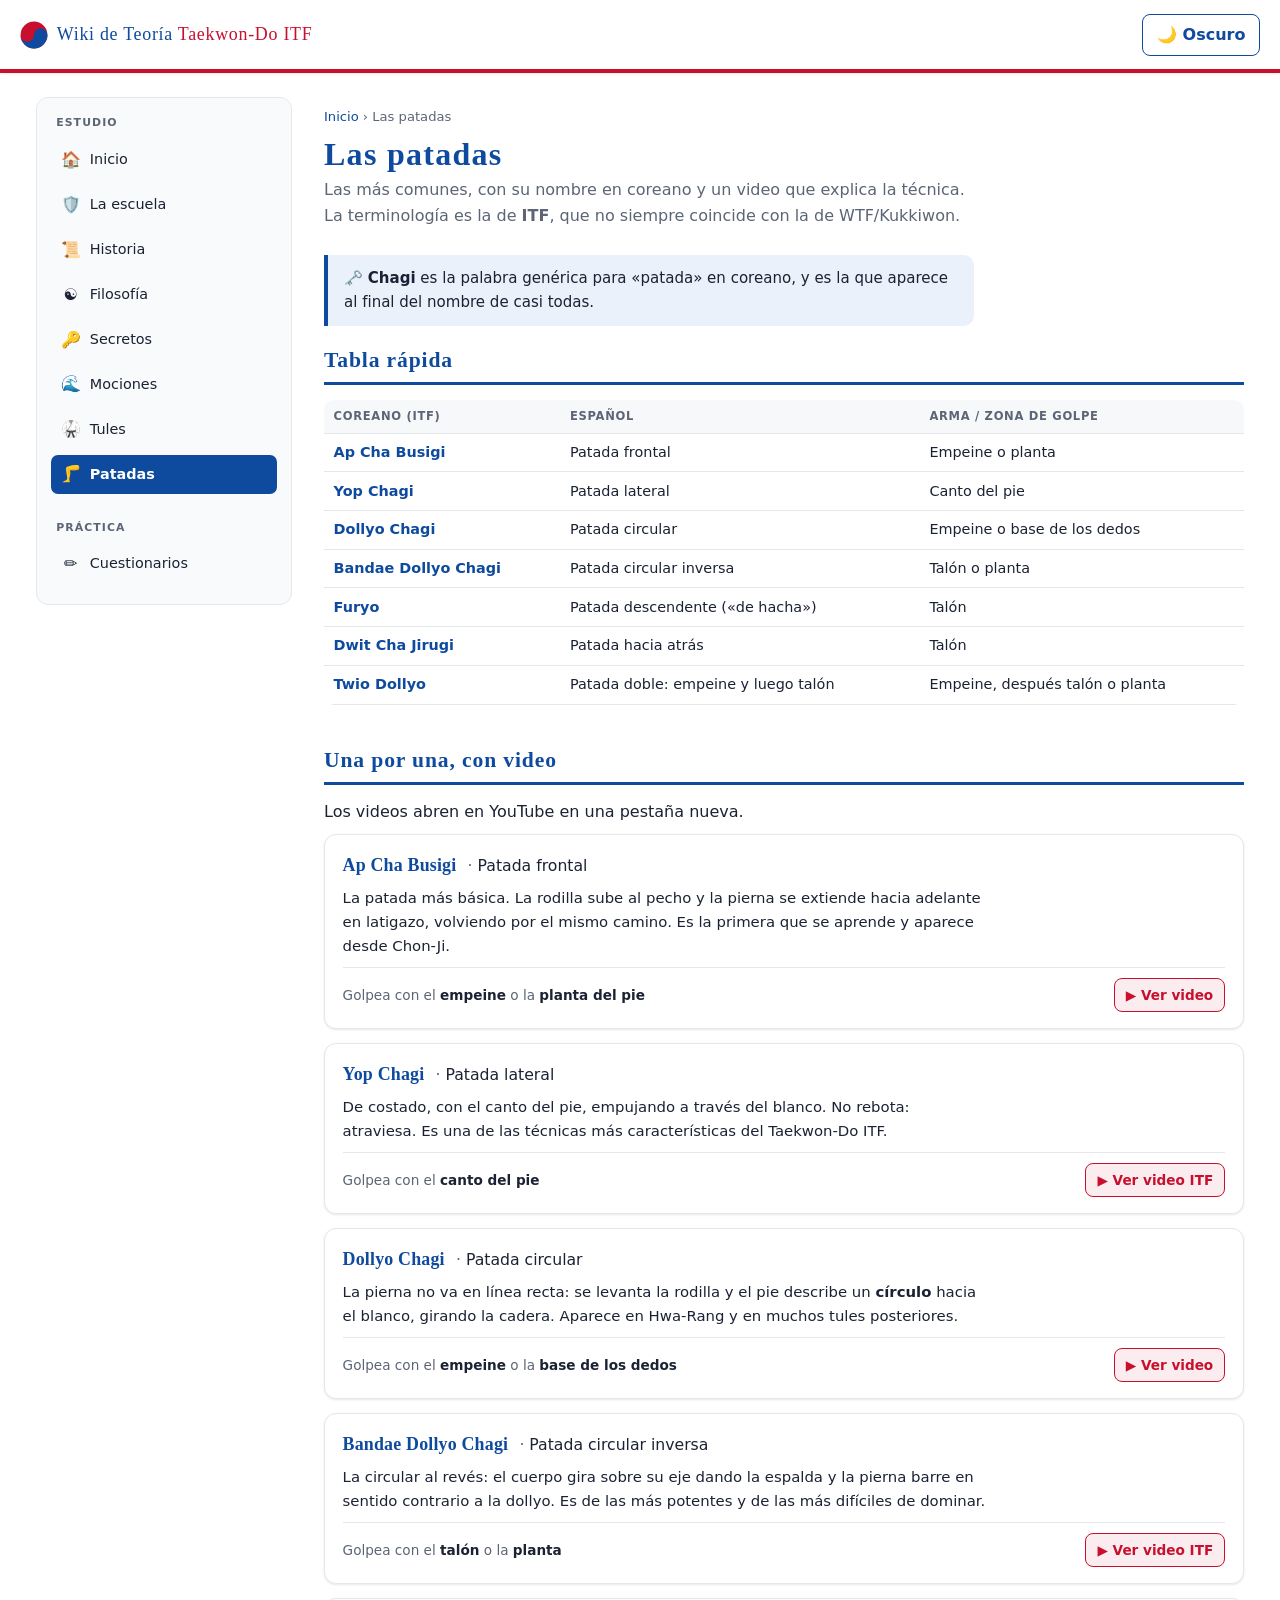
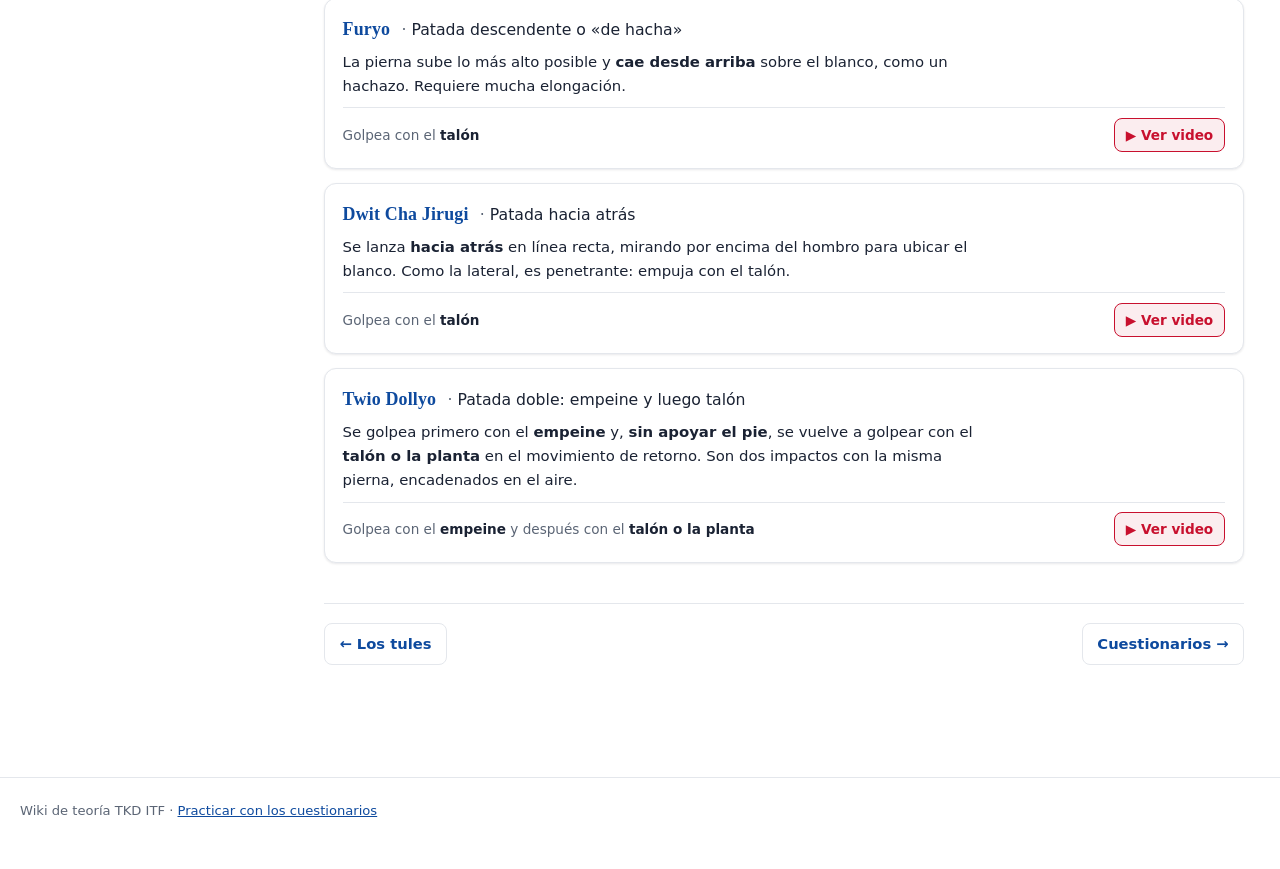
<file: wiki/patadas.html>
<!doctype html>
<html lang="es">
<head>
<meta charset="utf-8">
<meta name="viewport" content="width=device-width, initial-scale=1">
<title>Las patadas — Wiki de Teoría TKD ITF</title>
<meta name="description" content="Las patadas más comunes del Taekwon-Do ITF: nombre en español, nombre coreano y video explicativo de cada una.">
<link rel="stylesheet" href="assets/estilo.css">
<link rel="icon" href="data:image/svg+xml,<svg xmlns='http://www.w3.org/2000/svg' viewBox='0 0 100 100'><circle cx='50' cy='50' r='48' fill='%23C8102E'/><path d='M2 50 A48 48 0 0 0 98 50 A24 24 0 0 0 50 50 A24 24 0 0 1 2 50 Z' fill='%230E4A9E'/></svg>">
<style>
  .patada {
    background: var(--card); border: 1px solid var(--line);
    border-radius: 12px; padding: 1rem 1.1rem; margin-bottom: .9rem;
    box-shadow: var(--sombra); scroll-margin-top: 5.5rem;
  }
  .patada-cab { display: flex; align-items: baseline; gap: .7rem; flex-wrap: wrap; margin-bottom: .35rem; }
  .patada-cab .kor {
    font-size: 1.12rem; font-weight: 700; color: var(--blue);
    font-family: Georgia, "Times New Roman", serif; letter-spacing: .01em;
  }
  .patada-cab .esp { font-size: .98rem; color: var(--ink); }
  .patada-cab .esp::before { content: "· "; color: var(--muted); }
  .patada p.desc { margin: .35rem 0 .6rem; font-size: .93rem; }
  .patada .pie-p {
    display: flex; align-items: center; gap: .7rem; flex-wrap: wrap;
    border-top: 1px solid var(--line); padding-top: .6rem; font-size: .85rem;
  }
  .arma { color: var(--muted); }
  .arma b { color: var(--ink); font-weight: 600; }
  a.video {
    display: inline-flex; align-items: center; gap: .4rem;
    text-decoration: none; font-weight: 600; font-size: .85rem;
    background: var(--red-soft); color: var(--red);
    border: 1.5px solid var(--red); border-radius: 8px;
    padding: .3rem .7rem; margin-left: auto;
    transition: background .15s ease, transform .12s ease;
  }
  a.video:hover { background: var(--red); color: #fff; transform: translateY(-1px); }
  :root[data-theme="dark"] a.video:hover { color: #101623; }
</style>
</head>
<body>

<a class="skip" href="#contenido">Saltar al contenido</a>

<header class="top">
  <div class="topwrap">
    <a class="marca kfont" href="index.html">
      <svg class="taegeuk" viewBox="0 0 100 100" aria-hidden="true">
        <circle cx="50" cy="50" r="48" fill="#C8102E"/>
        <path d="M2 50 A48 48 0 0 0 98 50 A24 24 0 0 0 50 50 A24 24 0 0 1 2 50 Z" fill="#0E4A9E"/>
      </svg>
      <span>Wiki de Teoría <span class="rojo">Taekwon-Do ITF</span></span>
    </a>
    <div class="top-acciones">
      <button class="btn ghost menu-btn" id="menu-btn" aria-expanded="false" aria-controls="lateral">☰ Temas</button>
      <button class="btn ghost" id="tema-btn" aria-pressed="false">🌙 Oscuro</button>
    </div>
  </div>
</header>

<div class="layout">

  <aside class="lateral" id="lateral" aria-label="Menú de temas">
    <h2>Estudio</h2>
    <ul>
      <li><a href="index.html"><span class="ico" aria-hidden="true">🏠</span> Inicio</a></li>
      <li><a href="escuela.html"><span class="ico" aria-hidden="true">🛡️</span> La escuela</a></li>
      <li><a href="historia.html"><span class="ico" aria-hidden="true">📜</span> Historia</a></li>
      <li><a href="filosofia.html"><span class="ico" aria-hidden="true">☯️</span> Filosofía</a></li>
      <li><a href="secretos.html"><span class="ico" aria-hidden="true">🔑</span> Secretos</a></li>
      <li><a href="mociones.html"><span class="ico" aria-hidden="true">🌊</span> Mociones</a></li>
      <li><a href="tules.html"><span class="ico" aria-hidden="true">🥋</span> Tules</a></li>
      <li><a href="patadas.html"><span class="ico" aria-hidden="true">🦵</span> Patadas</a></li>
    </ul>
    <h2>Práctica</h2>
    <ul>
      <li><a href="cuestionarios.html"><span class="ico" aria-hidden="true">✏️</span> Cuestionarios</a></li>
    </ul>
  </aside>

  <main id="contenido">

    <p class="migas"><a href="index.html">Inicio</a> › Las patadas</p>
    <h1 class="titulo kfont">Las patadas</h1>
    <p class="bajada">Las más comunes, con su nombre en coreano y un video que explica la técnica. La terminología es la de <strong>ITF</strong>, que no siempre coincide con la de WTF/Kukkiwon.</p>

    <div class="clave aparece">
      🗝️ <strong>Chagi</strong> es la palabra genérica para «patada» en coreano, y es la que aparece al final del nombre de casi todas.
    </div>

    <section class="bloque aparece" id="tabla">
      <h2 class="seccion kfont">Tabla rápida</h2>
      <div class="tblwrap">
        <table>
          <thead><tr><th>Coreano (ITF)</th><th>Español</th><th>Arma / zona de golpe</th></tr></thead>
          <tbody>
            <tr><td><b>Ap Cha Busigi</b></td><td>Patada frontal</td><td>Empeine o planta</td></tr>
            <tr><td><b>Yop Chagi</b></td><td>Patada lateral</td><td>Canto del pie</td></tr>
            <tr><td><b>Dollyo Chagi</b></td><td>Patada circular</td><td>Empeine o base de los dedos</td></tr>
            <tr><td><b>Bandae Dollyo Chagi</b></td><td>Patada circular inversa</td><td>Talón o planta</td></tr>
            <tr><td><b>Furyo</b></td><td>Patada descendente («de hacha»)</td><td>Talón</td></tr>
            <tr><td><b>Dwit Cha Jirugi</b></td><td>Patada hacia atrás</td><td>Talón</td></tr>
            <tr><td><b>Twio Dollyo</b></td><td>Patada doble: empeine y luego talón</td><td>Empeine, después talón o planta</td></tr>
          </tbody>
        </table>
      </div>
    </section>

    <section class="bloque aparece" id="una-por-una">
      <h2 class="seccion kfont">Una por una, con video</h2>
      <p>Los videos abren en YouTube en una pestaña nueva.</p>

      <article class="patada" id="ap-cha-busigi">
        <div class="patada-cab"><span class="kor">Ap Cha Busigi</span><span class="esp">Patada frontal</span></div>
        <p class="desc">La patada más básica. La rodilla sube al pecho y la pierna se extiende hacia adelante en latigazo, volviendo por el mismo camino. Es la primera que se aprende y aparece desde Chon-Ji.</p>
        <div class="pie-p">
          <span class="arma">Golpea con el <b>empeine</b> o la <b>planta del pie</b></span>
          <a class="video" href="https://www.youtube.com/watch?v=E2AlDdOr6EA" target="_blank" rel="noopener">▶ Ver video</a>
        </div>
      </article>

      <article class="patada" id="yop-chagi">
        <div class="patada-cab"><span class="kor">Yop Chagi</span><span class="esp">Patada lateral</span></div>
        <p class="desc">De costado, con el canto del pie, empujando a través del blanco. No rebota: atraviesa. Es una de las técnicas más características del Taekwon-Do ITF.</p>
        <div class="pie-p">
          <span class="arma">Golpea con el <b>canto del pie</b></span>
          <a class="video" href="https://www.youtube.com/watch?v=faebzA7FmHE" target="_blank" rel="noopener">▶ Ver video ITF</a>
        </div>
      </article>

      <article class="patada" id="dollyo-chagi">
        <div class="patada-cab"><span class="kor">Dollyo Chagi</span><span class="esp">Patada circular</span></div>
        <p class="desc">La pierna no va en línea recta: se levanta la rodilla y el pie describe un <strong>círculo</strong> hacia el blanco, girando la cadera. Aparece en Hwa-Rang y en muchos tules posteriores.</p>
        <div class="pie-p">
          <span class="arma">Golpea con el <b>empeine</b> o la <b>base de los dedos</b></span>
          <a class="video" href="https://www.youtube.com/watch?v=Mmh5SZMhgow" target="_blank" rel="noopener">▶ Ver video</a>
        </div>
      </article>

      <article class="patada" id="bandae-dollyo-chagi">
        <div class="patada-cab"><span class="kor">Bandae Dollyo Chagi</span><span class="esp">Patada circular inversa</span></div>
        <p class="desc">La circular al revés: el cuerpo gira sobre su eje dando la espalda y la pierna barre en sentido contrario a la dollyo. Es de las más potentes y de las más difíciles de dominar.</p>
        <div class="pie-p">
          <span class="arma">Golpea con el <b>talón</b> o la <b>planta</b></span>
          <a class="video" href="https://www.youtube.com/watch?v=ZQKbIJfdDYU" target="_blank" rel="noopener">▶ Ver video ITF</a>
        </div>
      </article>

      <article class="patada" id="furyo">
        <div class="patada-cab"><span class="kor">Furyo</span><span class="esp">Patada descendente o «de hacha»</span></div>
        <p class="desc">La pierna sube lo más alto posible y <strong>cae desde arriba</strong> sobre el blanco, como un hachazo. Requiere mucha elongación.</p>
        <div class="pie-p">
          <span class="arma">Golpea con el <b>talón</b></span>
          <a class="video" href="https://www.youtube.com/watch?v=oTcOa5JhzEg" target="_blank" rel="noopener">▶ Ver video</a>
        </div>
      </article>

      <article class="patada" id="dwit-cha-jirugi">
        <div class="patada-cab"><span class="kor">Dwit Cha Jirugi</span><span class="esp">Patada hacia atrás</span></div>
        <p class="desc">Se lanza <strong>hacia atrás</strong> en línea recta, mirando por encima del hombro para ubicar el blanco. Como la lateral, es penetrante: empuja con el talón.</p>
        <div class="pie-p">
          <span class="arma">Golpea con el <b>talón</b></span>
          <a class="video" href="https://www.youtube.com/watch?v=vgYUimCZKLk" target="_blank" rel="noopener">▶ Ver video</a>
        </div>
      </article>

      <article class="patada" id="twio-dollyo">
        <div class="patada-cab"><span class="kor">Twio Dollyo</span><span class="esp">Patada doble: empeine y luego talón</span></div>
        <p class="desc">Se golpea primero con el <strong>empeine</strong> y, <strong>sin apoyar el pie</strong>, se vuelve a golpear con el <strong>talón o la planta</strong> en el movimiento de retorno. Son dos impactos con la misma pierna, encadenados en el aire.</p>
        <div class="pie-p">
          <span class="arma">Golpea con el <b>empeine</b> y después con el <b>talón o la planta</b></span>
          <a class="video" href="https://www.youtube.com/watch?v=UAF4HjJO2uU" target="_blank" rel="noopener">▶ Ver video</a>
        </div>
      </article>
    </section>

    <nav class="nav-pares" aria-label="Navegación entre páginas">
      <a href="tules.html">← Los tules</a>
      <a href="cuestionarios.html">Cuestionarios →</a>
    </nav>

  </main>
</div>

<footer class="pie">
  <div class="fwrap">Wiki de teoría TKD ITF · <a href="cuestionarios.html">Practicar con los cuestionarios</a></div>
</footer>

<script src="assets/wiki.js"></script>
</body>
</html>
</file>
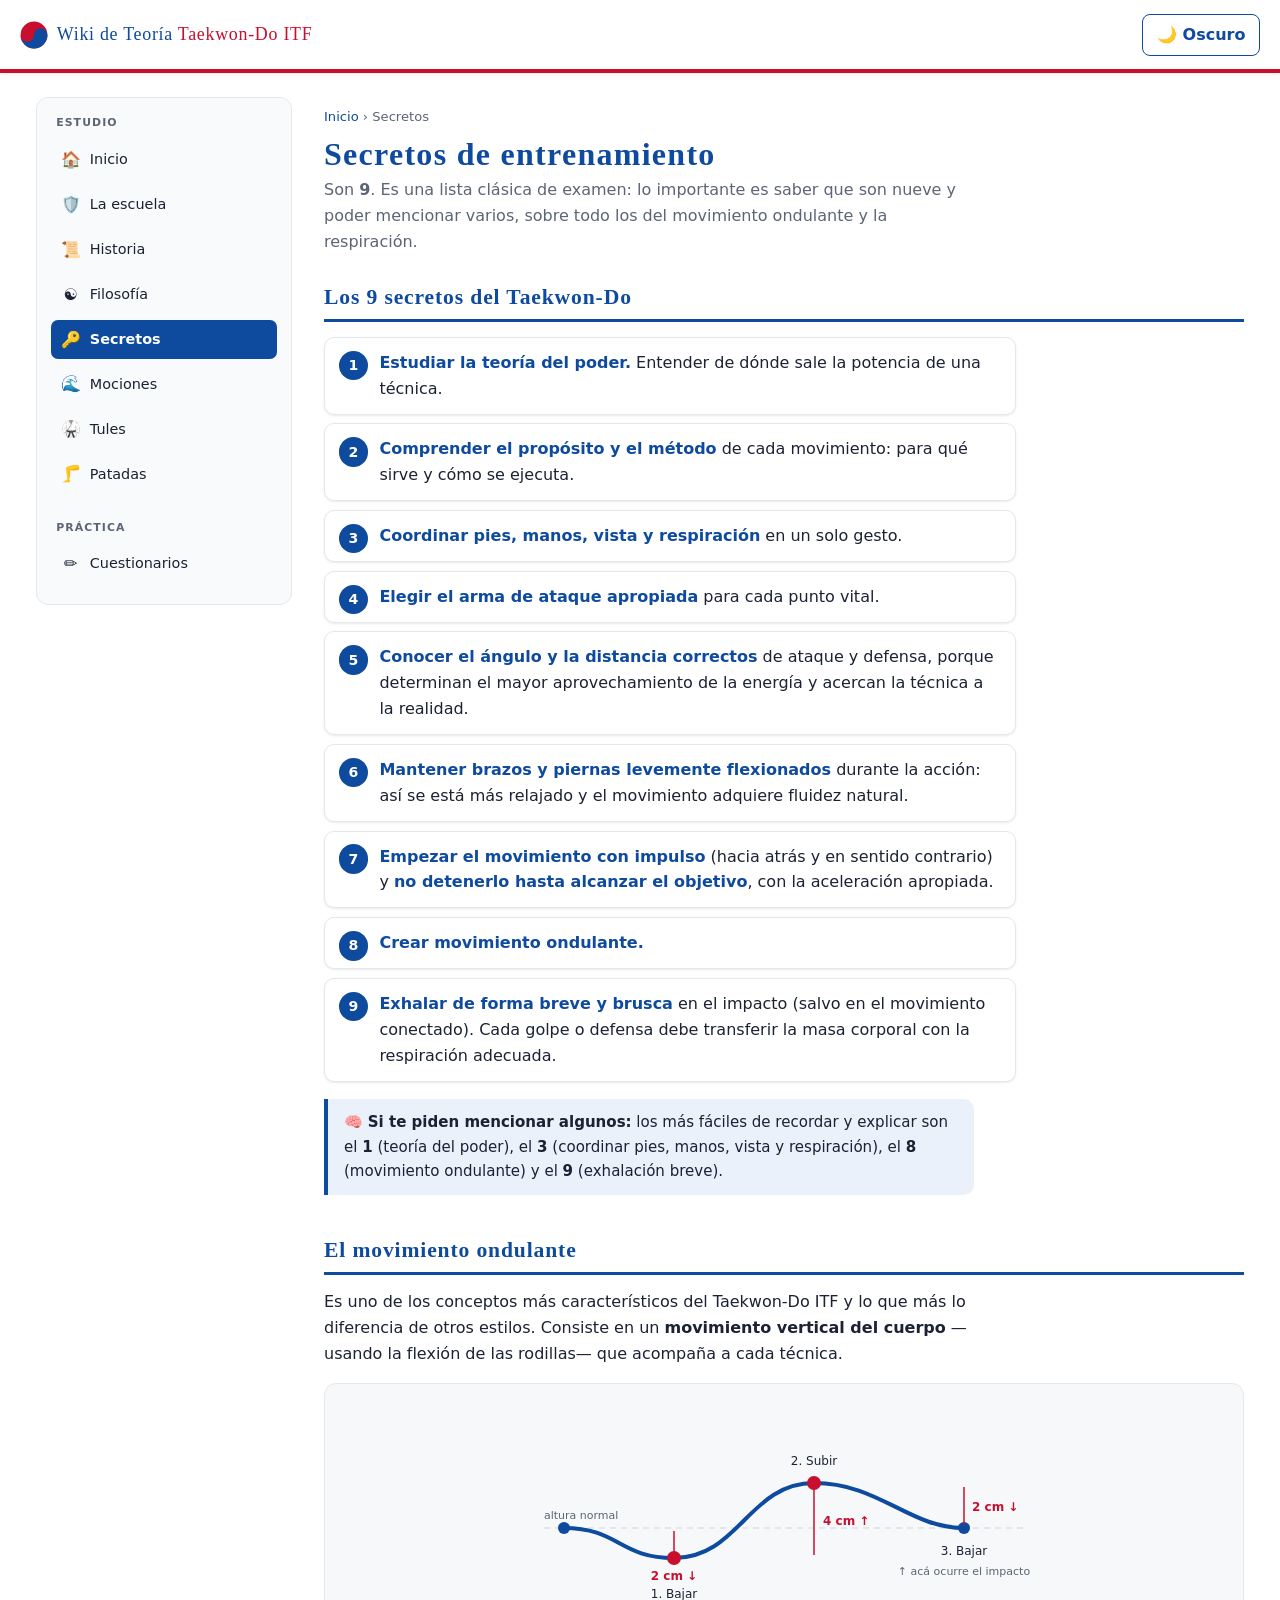
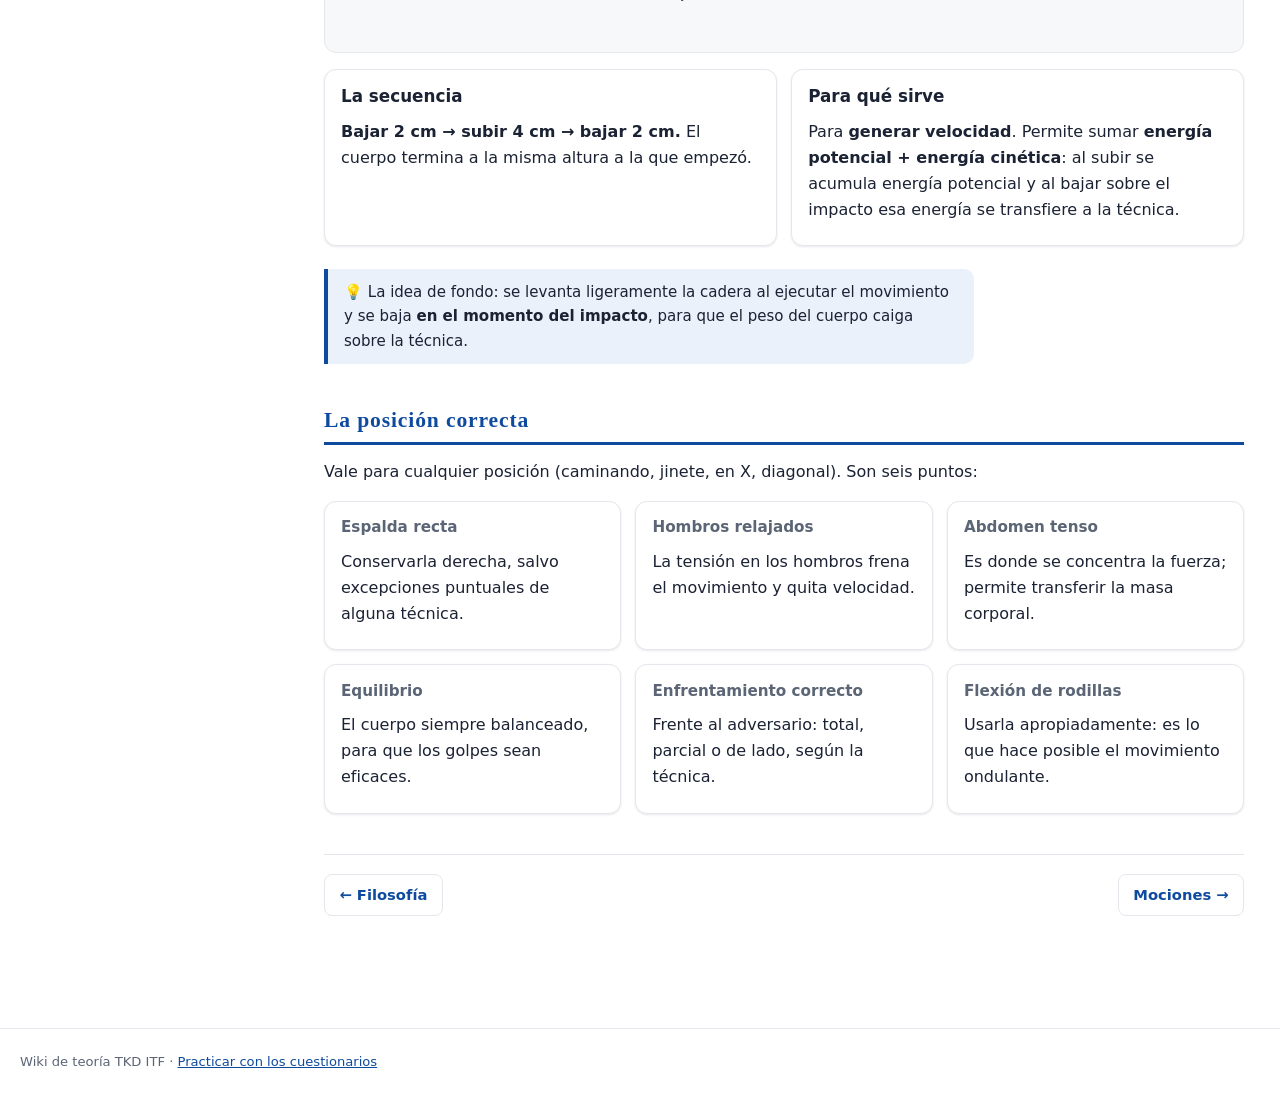
<file: wiki/secretos.html>
<!doctype html>
<html lang="es">
<head>
<meta charset="utf-8">
<meta name="viewport" content="width=device-width, initial-scale=1">
<title>Secretos de entrenamiento — Wiki de Teoría TKD ITF</title>
<meta name="description" content="Los 9 secretos de entrenamiento del Taekwon-Do, la posición correcta y el movimiento ondulante explicado con diagrama.">
<link rel="stylesheet" href="assets/estilo.css">
<link rel="icon" href="data:image/svg+xml,<svg xmlns='http://www.w3.org/2000/svg' viewBox='0 0 100 100'><circle cx='50' cy='50' r='48' fill='%23C8102E'/><path d='M2 50 A48 48 0 0 0 98 50 A24 24 0 0 0 50 50 A24 24 0 0 1 2 50 Z' fill='%230E4A9E'/></svg>">
<style>
  ol.secretos { counter-reset: sec; list-style: none; padding: 0; max-width: 68ch; }
  ol.secretos > li {
    counter-increment: sec; position: relative;
    padding: .75rem 1rem .75rem 3.4rem; margin-bottom: .55rem;
    background: var(--card); border: 1px solid var(--line);
    border-radius: 10px; box-shadow: var(--sombra);
  }
  ol.secretos > li::before {
    content: counter(sec); position: absolute; left: .85rem; top: .8rem;
    width: 1.85rem; height: 1.85rem; border-radius: 50%;
    background: var(--blue); color: #fff;
    display: flex; align-items: center; justify-content: center;
    font-weight: 700; font-size: .88rem;
  }
  :root[data-theme="dark"] ol.secretos > li::before { color: #0E1622; }
  ol.secretos b { color: var(--blue); }
  .onda-fondo {
    background: var(--panel); border: 1px solid var(--line);
    border-radius: 12px; padding: 1rem .5rem; margin: 1rem 0;
  }
</style>
</head>
<body>

<a class="skip" href="#contenido">Saltar al contenido</a>

<header class="top">
  <div class="topwrap">
    <a class="marca kfont" href="index.html">
      <svg class="taegeuk" viewBox="0 0 100 100" aria-hidden="true">
        <circle cx="50" cy="50" r="48" fill="#C8102E"/>
        <path d="M2 50 A48 48 0 0 0 98 50 A24 24 0 0 0 50 50 A24 24 0 0 1 2 50 Z" fill="#0E4A9E"/>
      </svg>
      <span>Wiki de Teoría <span class="rojo">Taekwon-Do ITF</span></span>
    </a>
    <div class="top-acciones">
      <button class="btn ghost menu-btn" id="menu-btn" aria-expanded="false" aria-controls="lateral">☰ Temas</button>
      <button class="btn ghost" id="tema-btn" aria-pressed="false">🌙 Oscuro</button>
    </div>
  </div>
</header>

<div class="layout">

  <aside class="lateral" id="lateral" aria-label="Menú de temas">
    <h2>Estudio</h2>
    <ul>
      <li><a href="index.html"><span class="ico" aria-hidden="true">🏠</span> Inicio</a></li>
      <li><a href="escuela.html"><span class="ico" aria-hidden="true">🛡️</span> La escuela</a></li>
      <li><a href="historia.html"><span class="ico" aria-hidden="true">📜</span> Historia</a></li>
      <li><a href="filosofia.html"><span class="ico" aria-hidden="true">☯️</span> Filosofía</a></li>
      <li><a href="secretos.html"><span class="ico" aria-hidden="true">🔑</span> Secretos</a></li>
      <li><a href="mociones.html"><span class="ico" aria-hidden="true">🌊</span> Mociones</a></li>
      <li><a href="tules.html"><span class="ico" aria-hidden="true">🥋</span> Tules</a></li>
      <li><a href="patadas.html"><span class="ico" aria-hidden="true">🦵</span> Patadas</a></li>
    </ul>
    <h2>Práctica</h2>
    <ul>
      <li><a href="cuestionarios.html"><span class="ico" aria-hidden="true">✏️</span> Cuestionarios</a></li>
    </ul>
  </aside>

  <main id="contenido">

    <p class="migas"><a href="index.html">Inicio</a> › Secretos</p>
    <h1 class="titulo kfont">Secretos de entrenamiento</h1>
    <p class="bajada">Son <strong>9</strong>. Es una lista clásica de examen: lo importante es saber que son nueve y poder mencionar varios, sobre todo los del movimiento ondulante y la respiración.</p>

    <section class="bloque aparece" id="lista">
      <h2 class="seccion kfont">Los 9 secretos del Taekwon-Do</h2>
      <ol class="secretos">
        <li><b>Estudiar la teoría del poder.</b> Entender de dónde sale la potencia de una técnica.</li>
        <li><b>Comprender el propósito y el método</b> de cada movimiento: para qué sirve y cómo se ejecuta.</li>
        <li><b>Coordinar pies, manos, vista y respiración</b> en un solo gesto.</li>
        <li><b>Elegir el arma de ataque apropiada</b> para cada punto vital.</li>
        <li><b>Conocer el ángulo y la distancia correctos</b> de ataque y defensa, porque determinan el mayor aprovechamiento de la energía y acercan la técnica a la realidad.</li>
        <li><b>Mantener brazos y piernas levemente flexionados</b> durante la acción: así se está más relajado y el movimiento adquiere fluidez natural.</li>
        <li><b>Empezar el movimiento con impulso</b> (hacia atrás y en sentido contrario) y <b>no detenerlo hasta alcanzar el objetivo</b>, con la aceleración apropiada.</li>
        <li><b>Crear movimiento ondulante.</b></li>
        <li><b>Exhalar de forma breve y brusca</b> en el impacto (salvo en el movimiento conectado). Cada golpe o defensa debe transferir la masa corporal con la respiración adecuada.</li>
      </ol>
      <div class="clave">🧠 <strong>Si te piden mencionar algunos:</strong> los más fáciles de recordar y explicar son el <strong>1</strong> (teoría del poder), el <strong>3</strong> (coordinar pies, manos, vista y respiración), el <strong>8</strong> (movimiento ondulante) y el <strong>9</strong> (exhalación breve).</div>
    </section>

    <section class="bloque aparece" id="ondulante">
      <h2 class="seccion kfont">El movimiento ondulante</h2>
      <p>Es uno de los conceptos más característicos del Taekwon-Do ITF y lo que más lo diferencia de otros estilos. Consiste en un <strong>movimiento vertical del cuerpo</strong> —usando la flexión de las rodillas— que acompaña a cada técnica.</p>

      <div class="onda-fondo">
        <svg class="diagrama" viewBox="0 0 520 210" width="520" role="img" aria-labelledby="titulo-onda desc-onda">
          <title id="titulo-onda">Diagrama del movimiento ondulante</title>
          <desc id="desc-onda">Una curva que representa la altura del cuerpo: parte de la altura normal, baja 2 centímetros, sube 4 centímetros y vuelve a bajar 2 centímetros, terminando en la altura inicial.</desc>

          <!-- Línea de altura normal -->
          <line x1="20" y1="115" x2="500" y2="115" stroke="var(--line)" stroke-width="2" stroke-dasharray="6 5"/>
          <text x="20" y="106" font-size="11" fill="var(--muted)">altura normal</text>

          <!-- Curva del movimiento -->
          <path d="M 40 115 C 95 115 95 145 150 145 C 215 145 225 70 290 70 C 355 70 385 115 440 115"
                fill="none" stroke="var(--blue)" stroke-width="4" stroke-linecap="round"/>

          <!-- Puntos clave -->
          <circle cx="40" cy="115" r="6" fill="var(--blue)"/>
          <circle cx="150" cy="145" r="7" fill="var(--red)"/>
          <circle cx="290" cy="70" r="7" fill="var(--red)"/>
          <circle cx="440" cy="115" r="6" fill="var(--blue)"/>

          <!-- Medida 1: bajar 2 cm -->
          <line x1="150" y1="118" x2="150" y2="142" stroke="var(--red)" stroke-width="1.5"/>
          <text x="150" y="167" font-size="12" font-weight="700" fill="var(--red)" text-anchor="middle">2 cm ↓</text>
          <text x="150" y="185" font-size="12" fill="var(--ink)" text-anchor="middle">1. Bajar</text>

          <!-- Medida 2: subir 4 cm -->
          <line x1="290" y1="142" x2="290" y2="74" stroke="var(--red)" stroke-width="1.5"/>
          <text x="299" y="112" font-size="12" font-weight="700" fill="var(--red)">4 cm ↑</text>
          <text x="290" y="52" font-size="12" fill="var(--ink)" text-anchor="middle">2. Subir</text>

          <!-- Medida 3: bajar 2 cm -->
          <line x1="440" y1="74" x2="440" y2="112" stroke="var(--red)" stroke-width="1.5"/>
          <text x="448" y="98" font-size="12" font-weight="700" fill="var(--red)">2 cm ↓</text>
          <text x="440" y="142" font-size="12" fill="var(--ink)" text-anchor="middle">3. Bajar</text>

          <!-- Momento del impacto -->
          <text x="440" y="162" font-size="11" fill="var(--muted)" text-anchor="middle">↑ acá ocurre el impacto</text>
        </svg>
      </div>

      <div class="grilla dos">
        <div class="ficha">
          <h3>La secuencia</h3>
          <p><strong>Bajar 2 cm → subir 4 cm → bajar 2 cm.</strong> El cuerpo termina a la misma altura a la que empezó.</p>
        </div>
        <div class="ficha">
          <h3>Para qué sirve</h3>
          <p>Para <strong>generar velocidad</strong>. Permite sumar <strong>energía potencial + energía cinética</strong>: al subir se acumula energía potencial y al bajar sobre el impacto esa energía se transfiere a la técnica.</p>
        </div>
      </div>
      <div class="clave">💡 La idea de fondo: se levanta ligeramente la cadera al ejecutar el movimiento y se baja <strong>en el momento del impacto</strong>, para que el peso del cuerpo caiga sobre la técnica.</div>
    </section>

    <section class="bloque aparece" id="postura">
      <h2 class="seccion kfont">La posición correcta</h2>
      <p>Vale para cualquier posición (caminando, jinete, en X, diagonal). Son seis puntos:</p>
      <div class="grilla dos">
        <div class="ficha"><h4>Espalda recta</h4><p>Conservarla derecha, salvo excepciones puntuales de alguna técnica.</p></div>
        <div class="ficha"><h4>Hombros relajados</h4><p>La tensión en los hombros frena el movimiento y quita velocidad.</p></div>
        <div class="ficha"><h4>Abdomen tenso</h4><p>Es donde se concentra la fuerza; permite transferir la masa corporal.</p></div>
        <div class="ficha"><h4>Equilibrio</h4><p>El cuerpo siempre balanceado, para que los golpes sean eficaces.</p></div>
        <div class="ficha"><h4>Enfrentamiento correcto</h4><p>Frente al adversario: total, parcial o de lado, según la técnica.</p></div>
        <div class="ficha"><h4>Flexión de rodillas</h4><p>Usarla apropiadamente: es lo que hace posible el movimiento ondulante.</p></div>
      </div>
    </section>

    <nav class="nav-pares" aria-label="Navegación entre páginas">
      <a href="filosofia.html">← Filosofía</a>
      <a href="mociones.html">Mociones →</a>
    </nav>

  </main>
</div>

<footer class="pie">
  <div class="fwrap">Wiki de teoría TKD ITF · <a href="cuestionarios.html">Practicar con los cuestionarios</a></div>
</footer>

<script src="assets/wiki.js"></script>
</body>
</html>
</file>
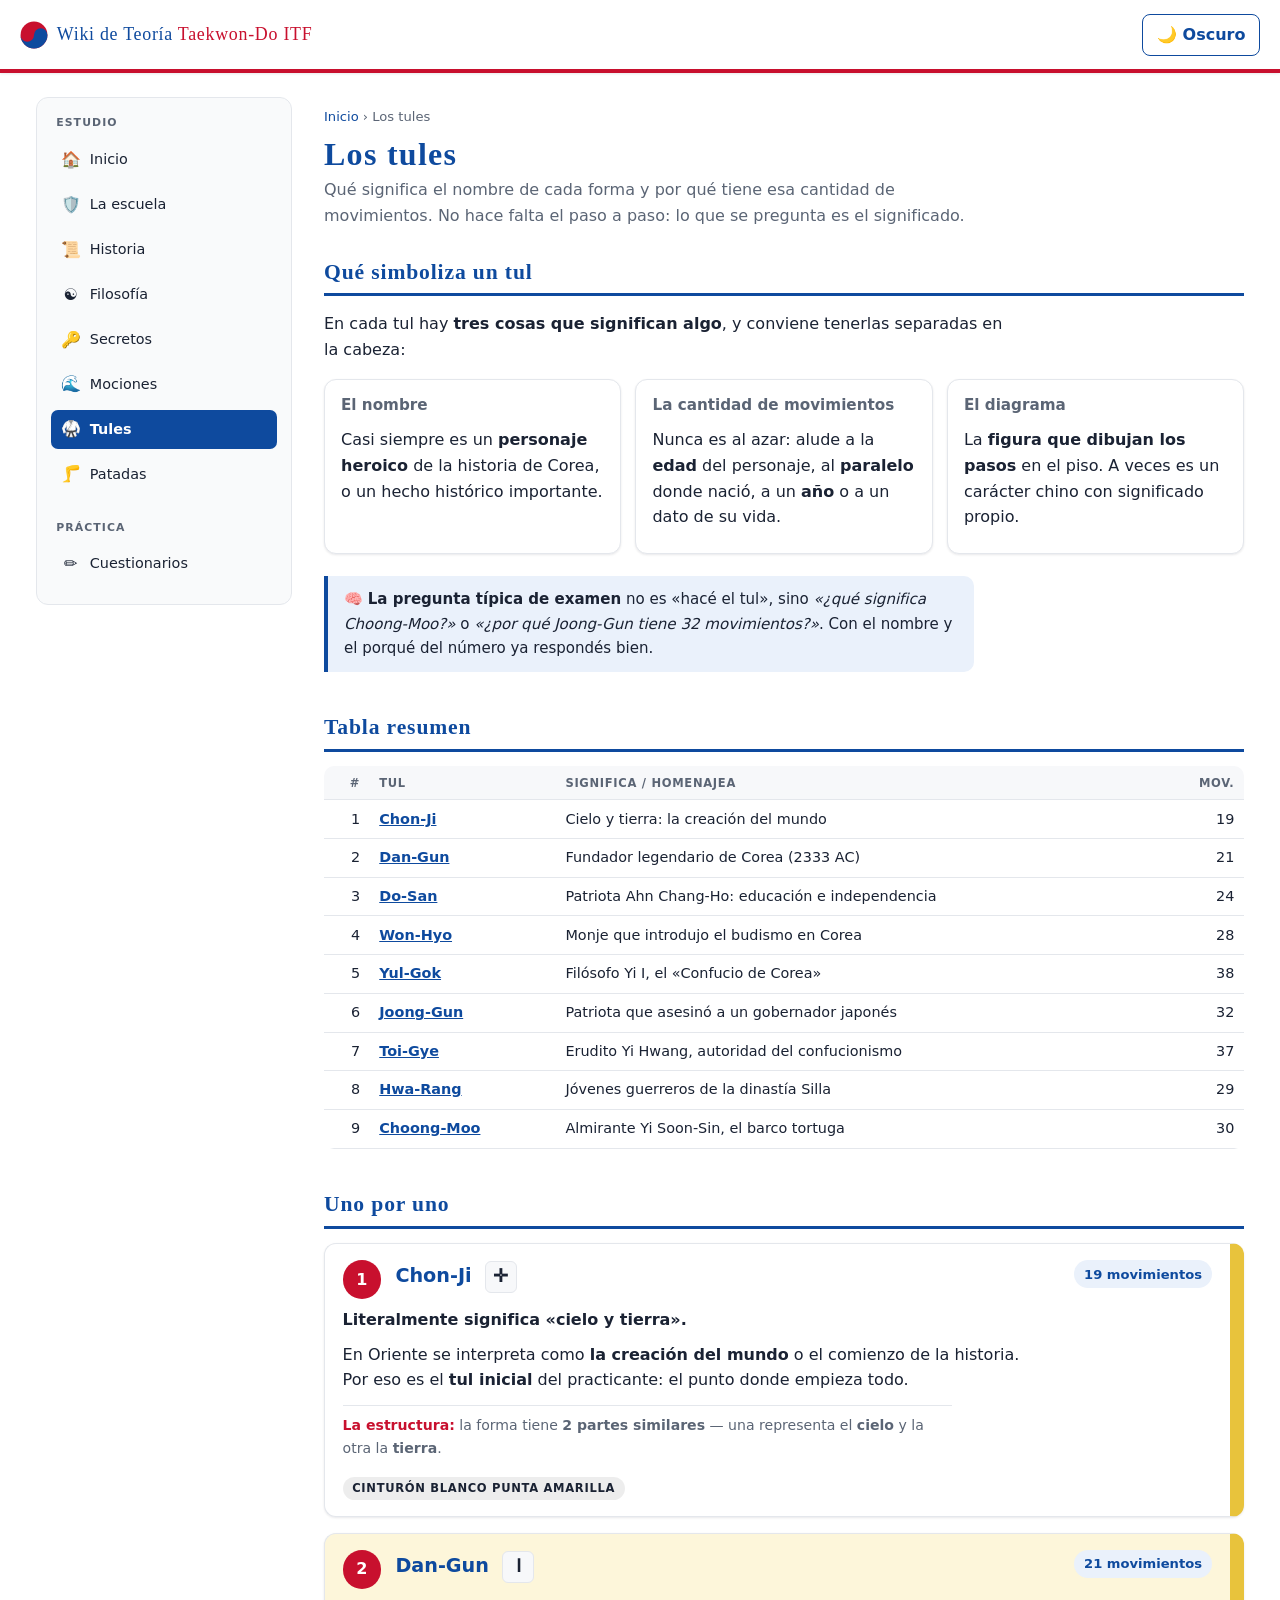
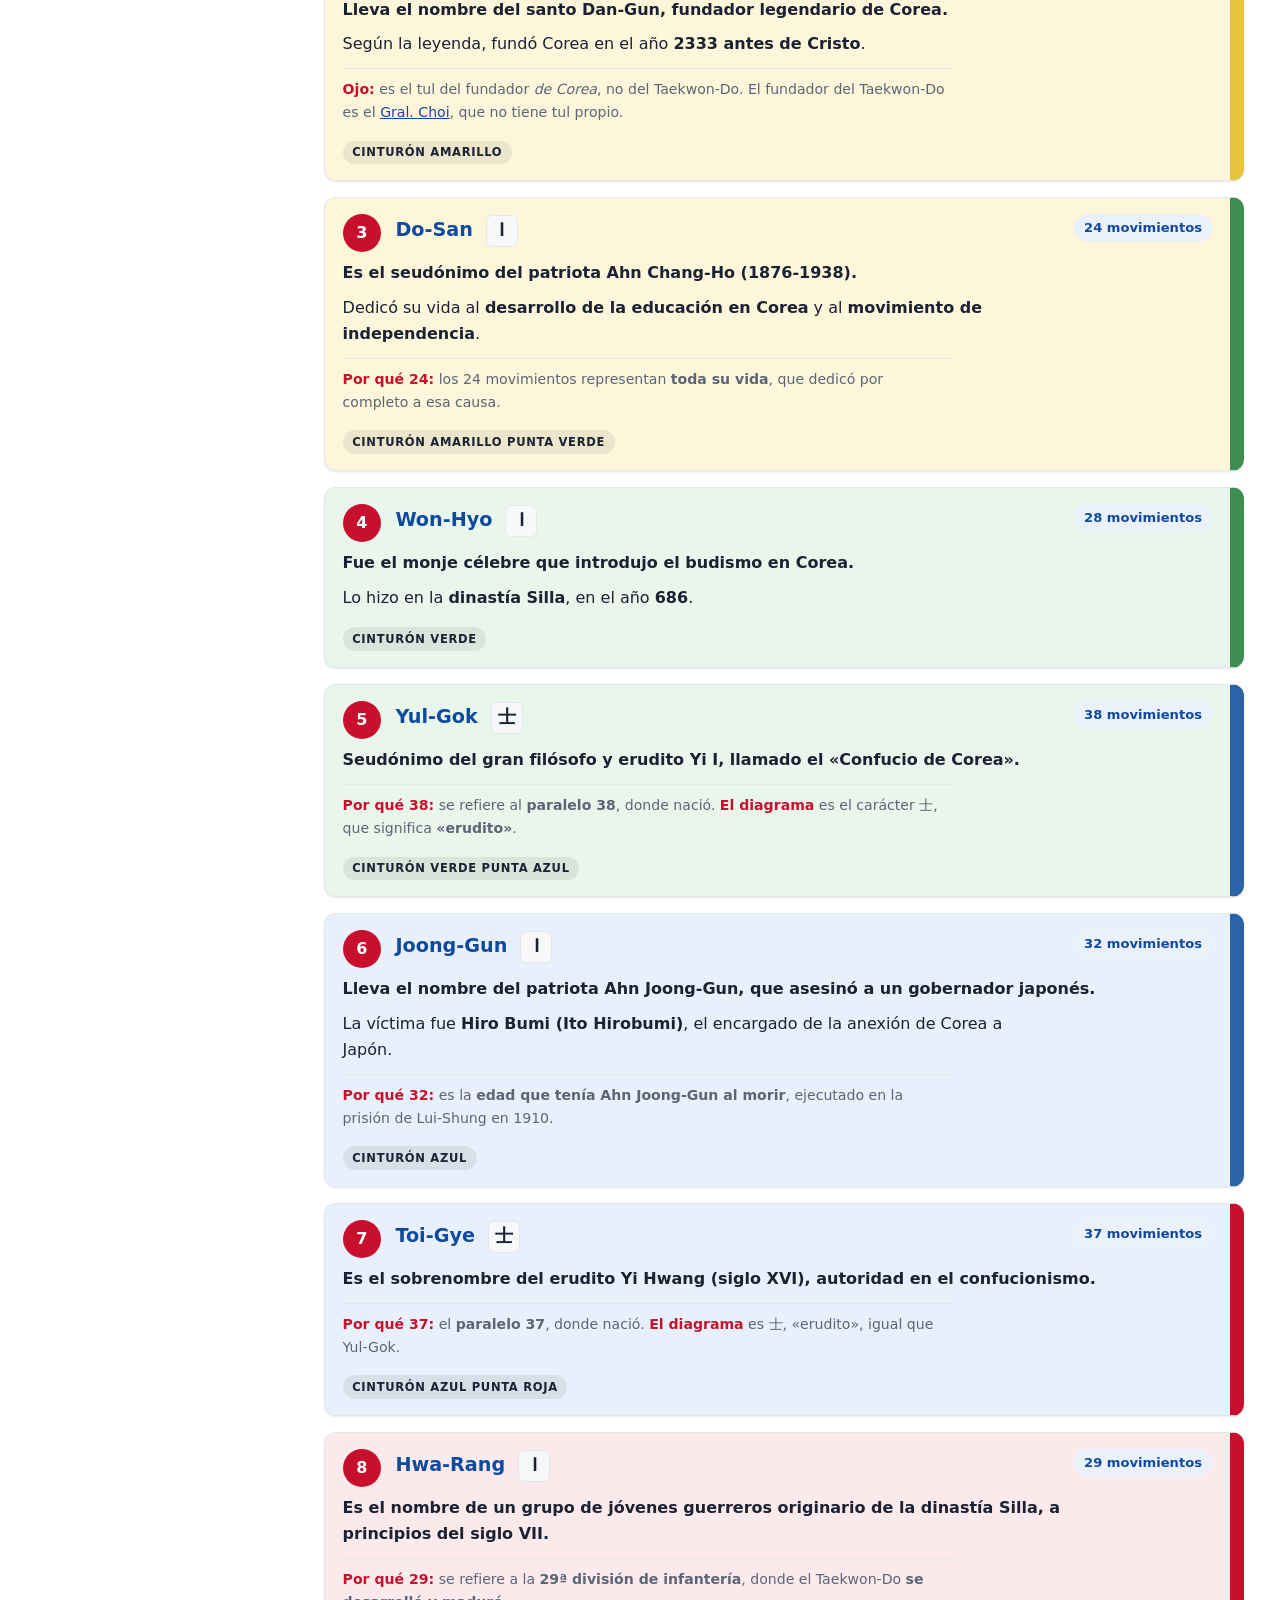
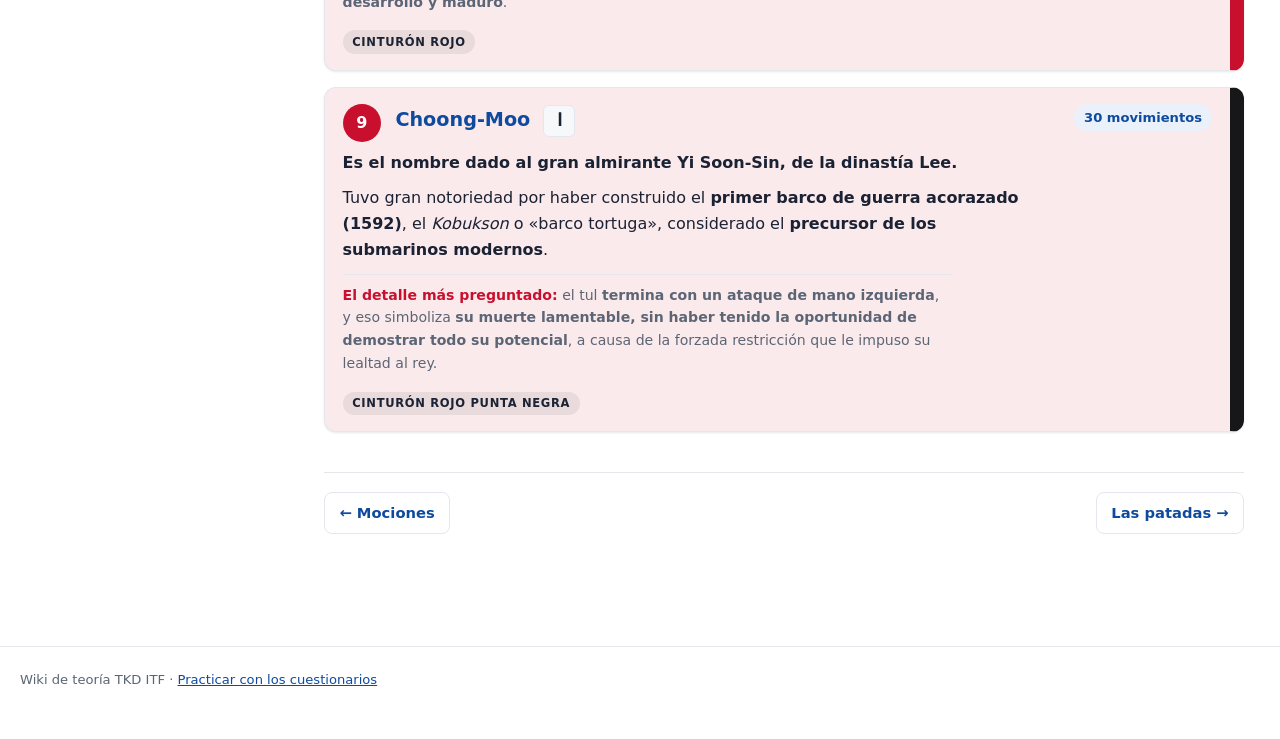
<file: wiki/tules.html>
<!doctype html>
<html lang="es">
<head>
<meta charset="utf-8">
<meta name="viewport" content="width=device-width, initial-scale=1">
<title>Los tules — Wiki de Teoría TKD ITF</title>
<meta name="description" content="Significado, historia y cantidad de movimientos de los tules de Taekwon-Do ITF, de Chon-Ji a Choong-Moo.">
<link rel="stylesheet" href="assets/estilo.css">
<link rel="icon" href="data:image/svg+xml,<svg xmlns='http://www.w3.org/2000/svg' viewBox='0 0 100 100'><circle cx='50' cy='50' r='48' fill='%23C8102E'/><path d='M2 50 A48 48 0 0 0 98 50 A24 24 0 0 0 50 50 A24 24 0 0 1 2 50 Z' fill='%230E4A9E'/></svg>">
<style>
  /* --- Tarjeta con el color del cinturón correspondiente --- */
  .tul {
    background: var(--c-fondo, var(--card));
    border: 1px solid var(--line);
    border-right: 14px solid var(--c-punta, var(--line));
    border-radius: 12px; padding: 1rem 1.1rem; margin-bottom: 1rem;
    box-shadow: var(--sombra); scroll-margin-top: 5.5rem;
  }
  /* Colores de cada cinturón: fondo suave (legible) + punta a full color */
  .tul[data-cinto="blanco"]        { --c-fondo: #FFFFFF; --c-punta: #E8C33C; }
  .tul[data-cinto="amarillo"]      { --c-fondo: #FDF6DA; --c-punta: #E8C33C; }
  .tul[data-cinto="amarillo-verde"]{ --c-fondo: #FDF6DA; --c-punta: #3E8E52; }
  .tul[data-cinto="verde"]         { --c-fondo: #E9F6EC; --c-punta: #3E8E52; }
  .tul[data-cinto="verde-azul"]    { --c-fondo: #E9F6EC; --c-punta: #2B62A8; }
  .tul[data-cinto="azul"]          { --c-fondo: #E8F0FB; --c-punta: #2B62A8; }
  .tul[data-cinto="azul-rojo"]     { --c-fondo: #E8F0FB; --c-punta: #C8102E; }
  .tul[data-cinto="rojo"]          { --c-fondo: #FBEAEC; --c-punta: #C8102E; }
  .tul[data-cinto="rojo-negro"]    { --c-fondo: #FBEAEC; --c-punta: #17171A; }

  :root[data-theme="dark"] .tul[data-cinto="blanco"]         { --c-fondo: #1E2431; }
  :root[data-theme="dark"] .tul[data-cinto="amarillo"],
  :root[data-theme="dark"] .tul[data-cinto="amarillo-verde"] { --c-fondo: #2C2614; }
  :root[data-theme="dark"] .tul[data-cinto="verde"],
  :root[data-theme="dark"] .tul[data-cinto="verde-azul"]     { --c-fondo: #14291B; }
  :root[data-theme="dark"] .tul[data-cinto="azul"],
  :root[data-theme="dark"] .tul[data-cinto="azul-rojo"]      { --c-fondo: #15243C; }
  :root[data-theme="dark"] .tul[data-cinto="rojo"],
  :root[data-theme="dark"] .tul[data-cinto="rojo-negro"]     { --c-fondo: #31191E; }
  :root[data-theme="dark"] .tul[data-cinto="rojo-negro"]     { --c-punta: #4A505E; }

  .cinto-nombre {
    display: inline-block; font-size: .72rem; font-weight: 700;
    text-transform: uppercase; letter-spacing: .06em;
    background: rgba(0,0,0,.07); border-radius: 20px;
    padding: .15rem .6rem; margin-top: .5rem;
  }
  :root[data-theme="dark"] .cinto-nombre { background: rgba(255,255,255,.1); }
  .tul-cab { display: flex; align-items: flex-start; gap: .9rem; flex-wrap: wrap; }
  .tul-orden {
    flex-shrink: 0; width: 2.4rem; height: 2.4rem; border-radius: 50%;
    background: var(--red); color: #fff; font-weight: 700; font-size: 1rem;
    display: flex; align-items: center; justify-content: center;
  }
  :root[data-theme="dark"] .tul-orden { color: #0E1622; }
  .tul-cab h3 { margin: 0; font-size: 1.2rem; color: var(--blue); }
  .tul-cab .movs {
    margin-left: auto; font-size: .82rem; font-weight: 700;
    background: var(--blue-soft); color: var(--blue);
    padding: .2rem .65rem; border-radius: 20px; white-space: nowrap;
  }
  .tul .resumen { font-weight: 600; margin: .5rem 0 .3rem; }
  .tul .porque {
    font-size: .88rem; color: var(--muted);
    border-top: 1px solid var(--line); margin-top: .7rem; padding-top: .55rem;
  }
  .tul .porque b { color: var(--red); }
  .diag {
    display: inline-flex; align-items: center; justify-content: center;
    width: 2rem; height: 2rem; border: 1.5px solid var(--line); border-radius: 6px;
    font-family: Georgia, "Times New Roman", serif; font-size: 1.15rem;
    color: var(--ink); background: var(--panel); margin-left: .4rem;
  }
</style>
</head>
<body>

<a class="skip" href="#contenido">Saltar al contenido</a>

<header class="top">
  <div class="topwrap">
    <a class="marca kfont" href="index.html">
      <svg class="taegeuk" viewBox="0 0 100 100" aria-hidden="true">
        <circle cx="50" cy="50" r="48" fill="#C8102E"/>
        <path d="M2 50 A48 48 0 0 0 98 50 A24 24 0 0 0 50 50 A24 24 0 0 1 2 50 Z" fill="#0E4A9E"/>
      </svg>
      <span>Wiki de Teoría <span class="rojo">Taekwon-Do ITF</span></span>
    </a>
    <div class="top-acciones">
      <button class="btn ghost menu-btn" id="menu-btn" aria-expanded="false" aria-controls="lateral">☰ Temas</button>
      <button class="btn ghost" id="tema-btn" aria-pressed="false">🌙 Oscuro</button>
    </div>
  </div>
</header>

<div class="layout">

  <aside class="lateral" id="lateral" aria-label="Menú de temas">
    <h2>Estudio</h2>
    <ul>
      <li><a href="index.html"><span class="ico" aria-hidden="true">🏠</span> Inicio</a></li>
      <li><a href="escuela.html"><span class="ico" aria-hidden="true">🛡️</span> La escuela</a></li>
      <li><a href="historia.html"><span class="ico" aria-hidden="true">📜</span> Historia</a></li>
      <li><a href="filosofia.html"><span class="ico" aria-hidden="true">☯️</span> Filosofía</a></li>
      <li><a href="secretos.html"><span class="ico" aria-hidden="true">🔑</span> Secretos</a></li>
      <li><a href="mociones.html"><span class="ico" aria-hidden="true">🌊</span> Mociones</a></li>
      <li><a href="tules.html"><span class="ico" aria-hidden="true">🥋</span> Tules</a></li>
      <li><a href="patadas.html"><span class="ico" aria-hidden="true">🦵</span> Patadas</a></li>
    </ul>
    <h2>Práctica</h2>
    <ul>
      <li><a href="cuestionarios.html"><span class="ico" aria-hidden="true">✏️</span> Cuestionarios</a></li>
    </ul>
  </aside>

  <main id="contenido">

    <p class="migas"><a href="index.html">Inicio</a> › Los tules</p>
    <h1 class="titulo kfont">Los tules</h1>
    <p class="bajada">Qué significa el nombre de cada forma y por qué tiene esa cantidad de movimientos. No hace falta el paso a paso: lo que se pregunta es el significado.</p>

    <section class="bloque aparece" id="que-simbolizan">
      <h2 class="seccion kfont">Qué simboliza un tul</h2>
      <p>En cada tul hay <strong>tres cosas que significan algo</strong>, y conviene tenerlas separadas en la cabeza:</p>
      <div class="grilla tres">
        <div class="ficha"><h4>El nombre</h4><p>Casi siempre es un <strong>personaje heroico</strong> de la historia de Corea, o un hecho histórico importante.</p></div>
        <div class="ficha"><h4>La cantidad de movimientos</h4><p>Nunca es al azar: alude a la <strong>edad</strong> del personaje, al <strong>paralelo</strong> donde nació, a un <strong>año</strong> o a un dato de su vida.</p></div>
        <div class="ficha"><h4>El diagrama</h4><p>La <strong>figura que dibujan los pasos</strong> en el piso. A veces es un carácter chino con significado propio.</p></div>
      </div>
      <div class="clave">🧠 <strong>La pregunta típica de examen</strong> no es «hacé el tul», sino <em>«¿qué significa Choong-Moo?»</em> o <em>«¿por qué Joong-Gun tiene 32 movimientos?»</em>. Con el nombre y el porqué del número ya respondés bien.</div>
    </section>

    <section class="bloque aparece" id="tabla">
      <h2 class="seccion kfont">Tabla resumen</h2>
      <div class="tblwrap">
        <table>
          <thead><tr><th class="num">#</th><th>Tul</th><th>Significa / homenajea</th><th class="num">Mov.</th></tr></thead>
          <tbody>
            <tr><td class="num">1</td><td><b><a href="#chon-ji">Chon-Ji</a></b></td><td>Cielo y tierra: la creación del mundo</td><td class="num">19</td></tr>
            <tr><td class="num">2</td><td><b><a href="#dan-gun">Dan-Gun</a></b></td><td>Fundador legendario de Corea (2333 AC)</td><td class="num">21</td></tr>
            <tr><td class="num">3</td><td><b><a href="#do-san">Do-San</a></b></td><td>Patriota Ahn Chang-Ho: educación e independencia</td><td class="num">24</td></tr>
            <tr><td class="num">4</td><td><b><a href="#won-hyo">Won-Hyo</a></b></td><td>Monje que introdujo el budismo en Corea</td><td class="num">28</td></tr>
            <tr><td class="num">5</td><td><b><a href="#yul-gok">Yul-Gok</a></b></td><td>Filósofo Yi I, el «Confucio de Corea»</td><td class="num">38</td></tr>
            <tr><td class="num">6</td><td><b><a href="#joong-gun">Joong-Gun</a></b></td><td>Patriota que asesinó a un gobernador japonés</td><td class="num">32</td></tr>
            <tr><td class="num">7</td><td><b><a href="#toi-gye">Toi-Gye</a></b></td><td>Erudito Yi Hwang, autoridad del confucionismo</td><td class="num">37</td></tr>
            <tr><td class="num">8</td><td><b><a href="#hwa-rang">Hwa-Rang</a></b></td><td>Jóvenes guerreros de la dinastía Silla</td><td class="num">29</td></tr>
            <tr><td class="num">9</td><td><b><a href="#choong-moo">Choong-Moo</a></b></td><td>Almirante Yi Soon-Sin, el barco tortuga</td><td class="num">30</td></tr>
          </tbody>
        </table>
      </div>
    </section>

    <section class="bloque aparece" id="uno-por-uno">
      <h2 class="seccion kfont">Uno por uno</h2>

      <article class="tul" data-cinto="blanco" id="chon-ji">
        <div class="tul-cab">
          <span class="tul-orden" aria-hidden="true">1</span>
          <h3>Chon-Ji <span class="diag" title="Diagrama del tul" aria-label="Diagrama: cruz">✛</span></h3>
          <span class="movs">19 movimientos</span>
        </div>
        <p class="resumen">Literalmente significa <strong>«cielo y tierra»</strong>.</p>
        <p>En Oriente se interpreta como <strong>la creación del mundo</strong> o el comienzo de la historia. Por eso es el <strong>tul inicial</strong> del practicante: el punto donde empieza todo.</p>
        <p class="porque"><b>La estructura:</b> la forma tiene <strong>2 partes similares</strong> — una representa el <strong>cielo</strong> y la otra la <strong>tierra</strong>.</p>
              <span class="cinto-nombre">Cinturón blanco punta amarilla</span>
      </article>

      <article class="tul" data-cinto="amarillo" id="dan-gun">
        <div class="tul-cab">
          <span class="tul-orden" aria-hidden="true">2</span>
          <h3>Dan-Gun <span class="diag" aria-label="Diagrama: forma de I">Ⅰ</span></h3>
          <span class="movs">21 movimientos</span>
        </div>
        <p class="resumen">Lleva el nombre del <strong>santo Dan-Gun, fundador legendario de Corea</strong>.</p>
        <p>Según la leyenda, fundó Corea en el año <strong>2333 antes de Cristo</strong>.</p>
        <p class="porque"><b>Ojo:</b> es el tul del fundador <em>de Corea</em>, no del Taekwon-Do. El fundador del Taekwon-Do es el <a href="historia.html#fundador">Gral. Choi</a>, que no tiene tul propio.</p>
              <span class="cinto-nombre">Cinturón amarillo</span>
      </article>

      <article class="tul" data-cinto="amarillo-verde" id="do-san">
        <div class="tul-cab">
          <span class="tul-orden" aria-hidden="true">3</span>
          <h3>Do-San <span class="diag" aria-label="Diagrama: forma de I">Ⅰ</span></h3>
          <span class="movs">24 movimientos</span>
        </div>
        <p class="resumen">Es el <strong>seudónimo del patriota Ahn Chang-Ho</strong> (1876-1938).</p>
        <p>Dedicó su vida al <strong>desarrollo de la educación en Corea</strong> y al <strong>movimiento de independencia</strong>.</p>
        <p class="porque"><b>Por qué 24:</b> los 24 movimientos representan <strong>toda su vida</strong>, que dedicó por completo a esa causa.</p>
              <span class="cinto-nombre">Cinturón amarillo punta verde</span>
      </article>

      <article class="tul" data-cinto="verde" id="won-hyo">
        <div class="tul-cab">
          <span class="tul-orden" aria-hidden="true">4</span>
          <h3>Won-Hyo <span class="diag" aria-label="Diagrama: forma de I">Ⅰ</span></h3>
          <span class="movs">28 movimientos</span>
        </div>
        <p class="resumen">Fue el <strong>monje célebre que introdujo el budismo</strong> en Corea.</p>
        <p>Lo hizo en la <strong>dinastía Silla</strong>, en el año <strong>686</strong>.</p>
              <span class="cinto-nombre">Cinturón verde</span>
      </article>

      <article class="tul" data-cinto="verde-azul" id="yul-gok">
        <div class="tul-cab">
          <span class="tul-orden" aria-hidden="true">5</span>
          <h3>Yul-Gok <span class="diag" aria-label="Diagrama: carácter erudito">士</span></h3>
          <span class="movs">38 movimientos</span>
        </div>
        <p class="resumen">Seudónimo del <strong>gran filósofo y erudito Yi I</strong>, llamado el <strong>«Confucio de Corea»</strong>.</p>
        <p class="porque"><b>Por qué 38:</b> se refiere al <strong>paralelo 38</strong>, donde nació. <b>El diagrama</b> es el carácter 士, que significa <strong>«erudito»</strong>.</p>
              <span class="cinto-nombre">Cinturón verde punta azul</span>
      </article>

      <article class="tul" data-cinto="azul" id="joong-gun">
        <div class="tul-cab">
          <span class="tul-orden" aria-hidden="true">6</span>
          <h3>Joong-Gun <span class="diag" aria-label="Diagrama: forma de I">Ⅰ</span></h3>
          <span class="movs">32 movimientos</span>
        </div>
        <p class="resumen">Lleva el nombre del <strong>patriota Ahn Joong-Gun, que asesinó a un gobernador japonés</strong>.</p>
        <p>La víctima fue <strong>Hiro Bumi (Ito Hirobumi)</strong>, el encargado de la anexión de Corea a Japón.</p>
        <p class="porque"><b>Por qué 32:</b> es la <strong>edad que tenía Ahn Joong-Gun al morir</strong>, ejecutado en la prisión de Lui-Shung en 1910.</p>
              <span class="cinto-nombre">Cinturón azul</span>
      </article>

      <article class="tul" data-cinto="azul-rojo" id="toi-gye">
        <div class="tul-cab">
          <span class="tul-orden" aria-hidden="true">7</span>
          <h3>Toi-Gye <span class="diag" aria-label="Diagrama: carácter erudito">士</span></h3>
          <span class="movs">37 movimientos</span>
        </div>
        <p class="resumen">Es el sobrenombre del <strong>erudito Yi Hwang</strong> (siglo XVI), <strong>autoridad en el confucionismo</strong>.</p>
        <p class="porque"><b>Por qué 37:</b> el <strong>paralelo 37</strong>, donde nació. <b>El diagrama</b> es 士, «erudito», igual que Yul-Gok.</p>
              <span class="cinto-nombre">Cinturón azul punta roja</span>
      </article>

      <article class="tul" data-cinto="rojo" id="hwa-rang">
        <div class="tul-cab">
          <span class="tul-orden" aria-hidden="true">8</span>
          <h3>Hwa-Rang <span class="diag" aria-label="Diagrama: forma de I">Ⅰ</span></h3>
          <span class="movs">29 movimientos</span>
        </div>
        <p class="resumen">Es el nombre de un <strong>grupo de jóvenes guerreros</strong> originario de la <strong>dinastía Silla</strong>, a principios del siglo VII.</p>
        <p class="porque"><b>Por qué 29:</b> se refiere a la <strong>29ª división de infantería</strong>, donde el Taekwon-Do <strong>se desarrolló y maduró</strong>.</p>
              <span class="cinto-nombre">Cinturón rojo</span>
      </article>

      <article class="tul" data-cinto="rojo-negro" id="choong-moo">
        <div class="tul-cab">
          <span class="tul-orden" aria-hidden="true">9</span>
          <h3>Choong-Moo <span class="diag" aria-label="Diagrama: forma de I">Ⅰ</span></h3>
          <span class="movs">30 movimientos</span>
        </div>
        <p class="resumen">Es el nombre dado al <strong>gran almirante Yi Soon-Sin</strong>, de la dinastía Lee.</p>
        <p>Tuvo gran notoriedad por haber construido el <strong>primer barco de guerra acorazado (1592)</strong>, el <em>Kobukson</em> o «barco tortuga», considerado el <strong>precursor de los submarinos modernos</strong>.</p>
        <p class="porque"><b>El detalle más preguntado:</b> el tul <strong>termina con un ataque de mano izquierda</strong>, y eso simboliza <strong>su muerte lamentable, sin haber tenido la oportunidad de demostrar todo su potencial</strong>, a causa de la forzada restricción que le impuso su lealtad al rey.</p>
              <span class="cinto-nombre">Cinturón rojo punta negra</span>
      </article>
    </section>

    <nav class="nav-pares" aria-label="Navegación entre páginas">
      <a href="mociones.html">← Mociones</a>
      <a href="patadas.html">Las patadas →</a>
    </nav>

  </main>
</div>

<footer class="pie">
  <div class="fwrap">Wiki de teoría TKD ITF · <a href="cuestionarios.html">Practicar con los cuestionarios</a></div>
</footer>

<script src="assets/wiki.js"></script>
</body>
</html>
</file>
<file: wiki/assets/estilo.css>
/* ===========================================================
   Wiki de Teoría Taekwon-Do ITF — hoja de estilos compartida
   Paleta: blanco + rojo y azul de la bandera coreana
   =========================================================== */

:root {
  --paper: #FFFFFF;
  --ink: #1A2233;
  --muted: #5B6575;
  --blue: #0E4A9E;
  --blue-soft: #EAF1FB;
  --red: #C8102E;
  --red-soft: #FBEDEF;
  --line: #E4E7EC;
  --card: #FFFFFF;
  --panel: #F7F8FA;
  --sidebar: #F9FAFB;
  --ok: #1E7A44;
  --ok-soft: #E8F5EC;
  --bad: #B3212E;
  --bad-soft: #FBEAEA;
  --warn: #8A5B00;
  --warn-soft: #FFF6E5;
  --sombra: 0 1px 3px rgba(16, 24, 40, .06), 0 1px 2px rgba(16, 24, 40, .04);
}

:root[data-theme="dark"] {
  --paper: #101623;
  --ink: #E9EDF5;
  --muted: #9AA6B8;
  --blue: #7FB0F0;
  --blue-soft: #1A2A45;
  --red: #F08A97;
  --red-soft: #3A2029;
  --line: #273349;
  --card: #172033;
  --panel: #141C2D;
  --sidebar: #131B2A;
  --ok: #7ED2A0;
  --ok-soft: #16301F;
  --bad: #F09A9A;
  --bad-soft: #3A1D1D;
  --warn: #E8C070;
  --warn-soft: #33290F;
  --sombra: 0 1px 3px rgba(0, 0, 0, .3);
}

* { box-sizing: border-box; }

html { scroll-behavior: smooth; }

body {
  background: var(--paper);
  color: var(--ink);
  font-family: "Avenir Next", "Segoe UI", system-ui, -apple-system, sans-serif;
  line-height: 1.62;
  margin: 0;
  font-size: 16px;
}

/* Fuente de títulos: display con carácter, sin ser ilegible */
.kfont {
  font-family: Herculanum, Copperplate, "Copperplate Gothic Bold", "Trebuchet MS", fantasy;
  letter-spacing: .04em;
}

a { color: var(--blue); }
a:hover { text-decoration-thickness: 2px; }

:focus-visible {
  outline: 3px solid var(--blue);
  outline-offset: 2px;
  border-radius: 4px;
}

.skip {
  position: absolute; left: -9999px; top: 0;
  background: var(--blue); color: #fff; padding: .6rem 1rem;
  z-index: 200; border-radius: 0 0 8px 0; font-weight: 600;
}
.skip:focus { left: 0; }

/* ---------- Encabezado ---------- */
header.top {
  border-bottom: 4px solid var(--red);
  background: var(--card);
  padding: .85rem 1.25rem;
  position: sticky; top: 0; z-index: 100;
  box-shadow: var(--sombra);
}
.topwrap {
  max-width: 78rem; margin: 0 auto;
  display: flex; align-items: center; gap: .9rem; flex-wrap: wrap;
}
.marca {
  display: flex; align-items: center; gap: .55rem;
  text-decoration: none; color: var(--blue); font-size: 1.12rem; line-height: 1.1;
}
.marca:hover { text-decoration: none; }
.marca .rojo { color: var(--red); }
.taegeuk { width: 28px; height: 28px; flex-shrink: 0; }
.top-acciones { margin-left: auto; display: flex; gap: .5rem; align-items: center; }

button.btn {
  font: inherit; font-weight: 600; cursor: pointer;
  background: var(--blue); color: #fff;
  border: 1.5px solid var(--blue); border-radius: 8px;
  padding: .45rem .85rem;
  transition: background .15s ease, color .15s ease, border-color .15s ease;
}
button.btn:hover { filter: brightness(1.08); }
:root[data-theme="dark"] button.btn { color: #0E1622; }

/* Botón secundario: SIEMPRE texto del color del borde, en ambos temas */
button.btn.ghost,
:root[data-theme="dark"] button.btn.ghost {
  background: transparent;
  color: var(--blue);
  border: 1.5px solid var(--blue);
}
button.btn.ghost:hover { background: var(--blue-soft); }

.menu-btn { display: none; }

/* ---------- Estructura general ---------- */
.layout {
  max-width: 78rem; margin: 0 auto;
  display: grid; grid-template-columns: 16rem minmax(0, 1fr);
  gap: 2rem; padding: 0 1.25rem;
  align-items: start;
}

/* ---------- Menú lateral ---------- */
aside.lateral {
  position: sticky; top: 5rem;
  max-height: calc(100vh - 6.5rem); overflow-y: auto;
  background: var(--sidebar);
  border: 1px solid var(--line); border-radius: 12px;
  padding: 1rem .85rem; margin-top: 1.5rem;
  font-size: .9rem;
}
aside.lateral h2 {
  font-size: .68rem; text-transform: uppercase; letter-spacing: .1em;
  color: var(--muted); margin: 0 0 .5rem .35rem; font-weight: 700;
}
aside.lateral h2:not(:first-child) { margin-top: 1.3rem; }
aside.lateral ul { list-style: none; margin: 0; padding: 0; display: grid; gap: .1rem; }
aside.lateral a {
  display: flex; align-items: center; gap: .55rem;
  text-decoration: none; color: var(--ink);
  padding: .42rem .6rem; border-radius: 7px;
  transition: background .15s ease, color .15s ease;
}
aside.lateral a:hover { background: var(--blue-soft); color: var(--blue); }
aside.lateral a[aria-current="page"] {
  background: var(--blue); color: #fff; font-weight: 600;
}
:root[data-theme="dark"] aside.lateral a[aria-current="page"] { color: #0E1622; }
aside.lateral a .ico { font-size: 1rem; width: 1.3rem; text-align: center; flex-shrink: 0; }
aside.lateral .nota-lateral {
  font-size: .78rem; color: var(--muted);
  margin: 1.2rem .35rem 0; padding-top: .8rem; border-top: 1px solid var(--line);
}

/* ---------- Contenido ---------- */
main { padding: 1.5rem 0 5rem; min-width: 0; }

.migas { font-size: .82rem; color: var(--muted); margin-bottom: .5rem; }
.migas a { text-decoration: none; }
.migas a:hover { text-decoration: underline; }

h1.titulo {
  font-size: 2rem; line-height: 1.15; margin: 0 0 .3rem;
  color: var(--blue); text-wrap: balance;
}
h1.titulo .num { color: var(--red); }
.bajada { color: var(--muted); margin: 0 0 1.6rem; max-width: 65ch; }

section.bloque { margin-bottom: 2.4rem; scroll-margin-top: 5.5rem; }
h2.seccion {
  font-size: 1.35rem; color: var(--blue);
  border-bottom: 3px solid var(--blue); padding-bottom: .25rem;
  margin: 0 0 .9rem;
}
h3 { font-size: 1.05rem; margin: 1.4rem 0 .4rem; }
h4 { font-size: .95rem; margin: 1rem 0 .3rem; color: var(--muted); }
p { max-width: 68ch; margin: .55rem 0; }
ul, ol { max-width: 68ch; padding-left: 1.4rem; margin: .45rem 0 .9rem; }
li { margin-bottom: .25rem; }

.clave, .alerta, .dato {
  border-radius: 0 10px 10px 0; padding: .7rem 1rem;
  margin: 1.1rem 0; font-size: .94rem; max-width: 68ch;
}
.clave { background: var(--blue-soft); border-left: 4px solid var(--blue); }
.alerta { background: var(--warn-soft); border-left: 4px solid var(--warn); }
.dato { background: var(--red-soft); border-left: 4px solid var(--red); }

/* Tablas */
.tblwrap { overflow-x: auto; margin: .7rem 0 1.2rem; border-radius: 10px; }
table { border-collapse: collapse; width: 100%; font-size: .9rem; }
th, td {
  text-align: left; padding: .45rem .6rem;
  border-bottom: 1px solid var(--line); vertical-align: top;
}
thead th {
  font-size: .72rem; text-transform: uppercase; letter-spacing: .06em;
  color: var(--muted); background: var(--panel);
}
tbody tr:hover { background: var(--panel); }
td.num, th.num { text-align: right; font-variant-numeric: tabular-nums; }
td b { color: var(--blue); }

/* Fichas de contenido (grillas de tarjetas) */
.grilla { display: grid; gap: .9rem; margin: 1rem 0 1.4rem; }
.grilla.dos { grid-template-columns: repeat(auto-fit, minmax(15rem, 1fr)); }
.grilla.tres { grid-template-columns: repeat(auto-fit, minmax(12rem, 1fr)); }
.ficha {
  background: var(--card); border: 1px solid var(--line);
  border-radius: 12px; padding: .85rem 1rem; box-shadow: var(--sombra);
}
.ficha h3, .ficha h4 { margin-top: 0; }
.ficha .n {
  display: inline-flex; align-items: center; justify-content: center;
  width: 1.7rem; height: 1.7rem; border-radius: 50%;
  background: var(--blue); color: #fff; font-weight: 700; font-size: .85rem;
  margin-right: .5rem; flex-shrink: 0;
}
:root[data-theme="dark"] .ficha .n { color: #0E1622; }
.ficha .dot { display: inline-block; width: 14px; height: 14px; border-radius: 3px; margin-right: .45rem; vertical-align: -2px; }

/* Tarjetas-enlace de la portada */
a.tarjeta {
  display: block; text-decoration: none; color: inherit;
  background: var(--card); border: 1px solid var(--line);
  border-radius: 12px; padding: 1rem 1.1rem; box-shadow: var(--sombra);
  transition: transform .18s ease, box-shadow .18s ease, border-color .18s ease;
}
a.tarjeta:hover {
  transform: translateY(-3px); border-color: var(--blue);
  box-shadow: 0 8px 20px rgba(14, 74, 158, .13);
}
a.tarjeta h3 { margin: 0 0 .25rem; color: var(--blue); font-size: 1.05rem; }
a.tarjeta p { margin: 0; font-size: .89rem; color: var(--muted); max-width: none; }
a.tarjeta .mas { display: inline-block; margin-top: .5rem; font-size: .84rem; font-weight: 600; color: var(--red); }

/* Imágenes */
figure.fig { margin: 1.2rem 0; text-align: center; }
figure.fig img {
  max-width: 100%; height: auto; border-radius: 12px;
  box-shadow: var(--sombra); background: #fff; padding: .4rem;
}
figure.fig figcaption { font-size: .8rem; color: var(--muted); margin-top: .45rem; }
.fig-fila { display: flex; gap: 1.4rem; flex-wrap: wrap; justify-content: center; align-items: flex-start; }
.fig-fila figure.fig { margin: .6rem 0; }

/* Diagramas SVG */
.diagrama { max-width: 100%; height: auto; display: block; margin: .8rem auto; }
.diagrama text { font-family: "Avenir Next", "Segoe UI", system-ui, sans-serif; }

/* Buscador */
.buscador { position: relative; margin-bottom: 1.6rem; }
.buscador input {
  width: 100%; font: inherit; color: var(--ink);
  background: var(--card); border: 1.5px solid var(--line);
  border-radius: 10px; padding: .65rem .9rem;
}
.buscador input::placeholder { color: var(--muted); }
.resultados {
  list-style: none; margin: .4rem 0 0; padding: 0;
  border: 1px solid var(--line); border-radius: 10px;
  background: var(--card); box-shadow: var(--sombra); overflow: hidden;
}
.resultados:empty { display: none; border: none; }
.resultados li { margin: 0; border-bottom: 1px solid var(--line); }
.resultados li:last-child { border-bottom: none; }
.resultados a { display: block; padding: .55rem .9rem; text-decoration: none; color: var(--ink); }
.resultados a:hover, .resultados a:focus { background: var(--blue-soft); }
.resultados .rt { font-weight: 600; color: var(--blue); }
.resultados .rd { font-size: .84rem; color: var(--muted); }
.sin-resultados { padding: .6rem .9rem; color: var(--muted); font-size: .9rem; }

/* Aparición suave */
.aparece {
  opacity: 0; transform: translateY(14px);
  transition: opacity .5s ease, transform .5s ease;
}
.aparece.visible { opacity: 1; transform: none; }

/* Pie */
footer.pie {
  border-top: 1px solid var(--line); color: var(--muted);
  font-size: .82rem; padding: 1.4rem 1.25rem 3rem; margin-top: 2rem;
}
footer.pie .fwrap { max-width: 78rem; margin: 0 auto; }
.nav-pares {
  display: flex; justify-content: space-between; gap: 1rem; flex-wrap: wrap;
  margin: 2.5rem 0 0; padding-top: 1.2rem; border-top: 1px solid var(--line);
}
.nav-pares a {
  text-decoration: none; font-weight: 600; font-size: .92rem;
  padding: .5rem .9rem; border: 1.5px solid var(--line); border-radius: 8px;
  transition: border-color .15s ease, background .15s ease;
}
.nav-pares a:hover { border-color: var(--blue); background: var(--blue-soft); }

/* ---------- Responsive ---------- */
@media (max-width: 860px) {
  .layout { grid-template-columns: 1fr; gap: 0; }
  .menu-btn { display: inline-flex; }
  aside.lateral {
    position: static; max-height: none; margin-top: 1rem;
    display: none;
  }
  aside.lateral.abierto { display: block; }
  h1.titulo { font-size: 1.6rem; }
}

@media (prefers-reduced-motion: reduce) {
  html { scroll-behavior: auto; }
  .aparece { opacity: 1; transform: none; transition: none; }
  a.tarjeta:hover { transform: none; }
  * { animation-duration: .01ms !important; transition-duration: .01ms !important; }
}

@media print {
  aside.lateral, header.top .top-acciones, .buscador, .nav-pares { display: none; }
  .layout { grid-template-columns: 1fr; }
  .aparece { opacity: 1; transform: none; }
}
</file>
